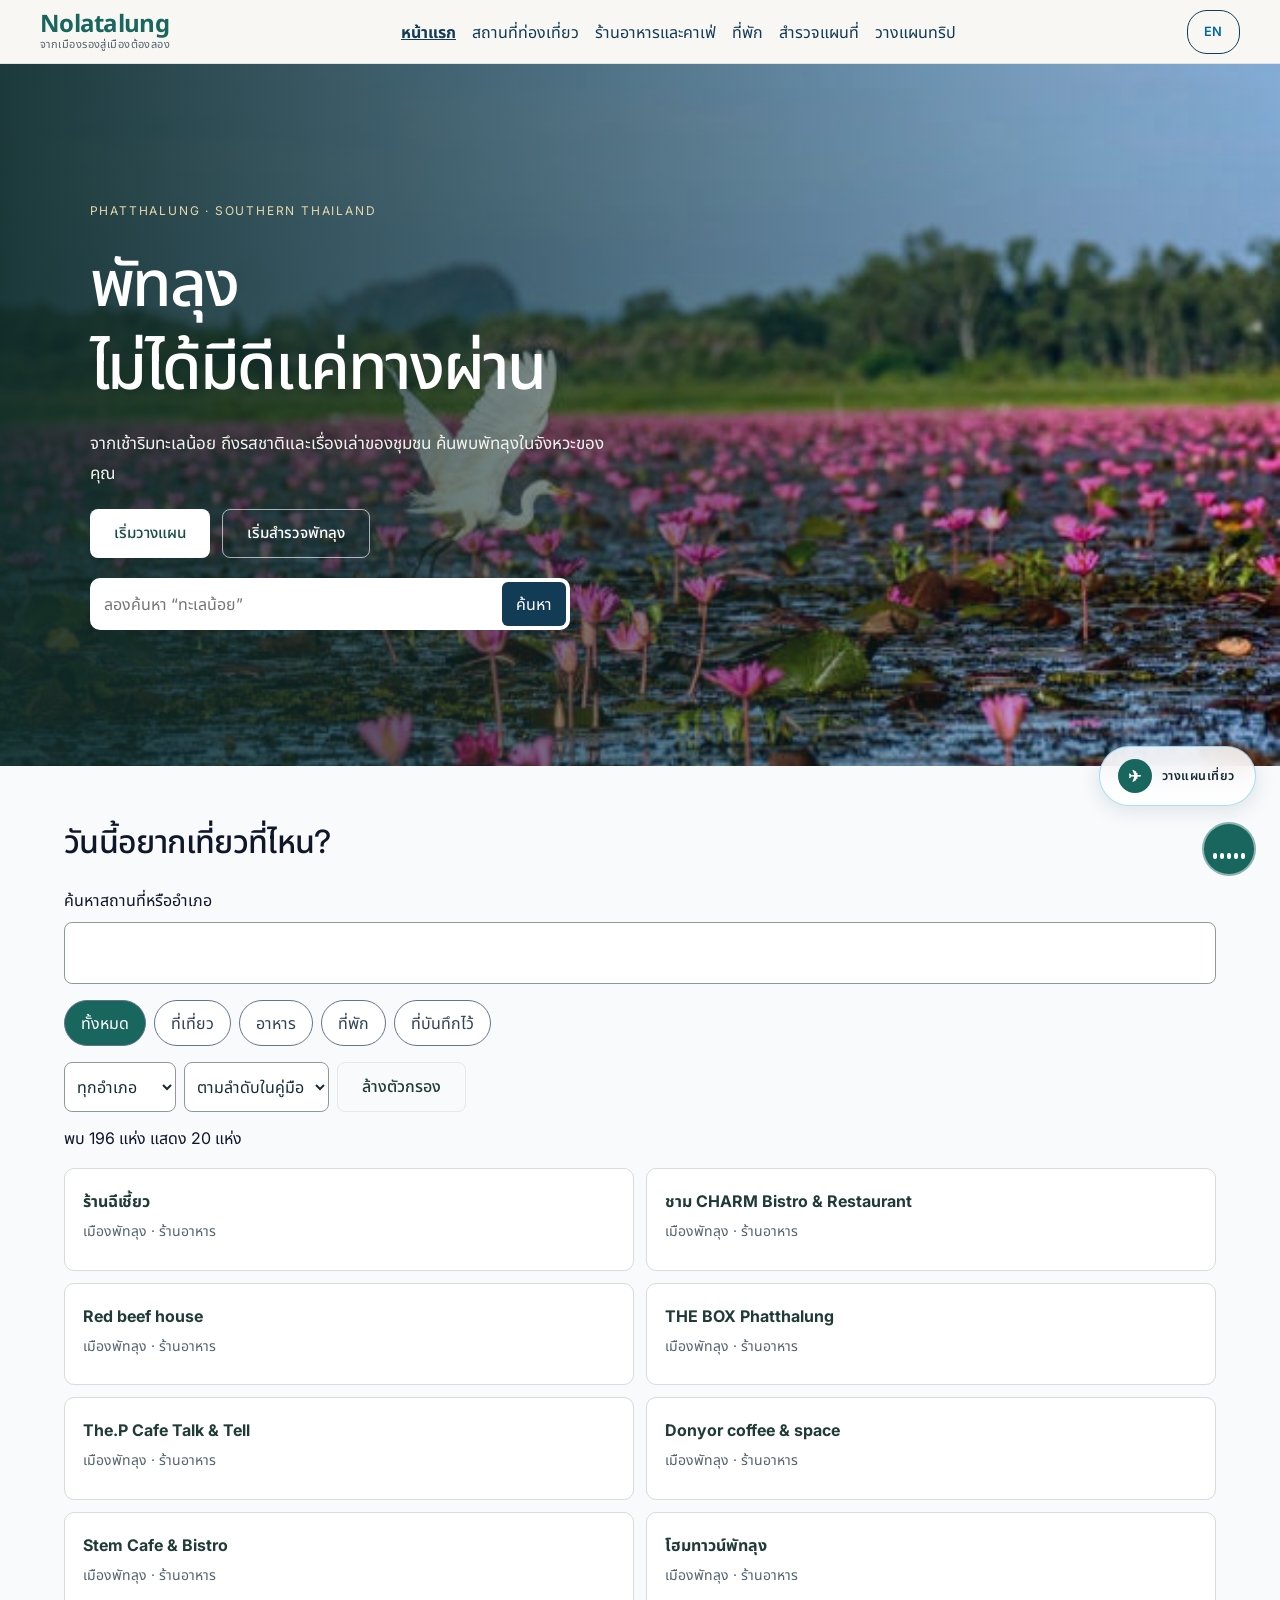
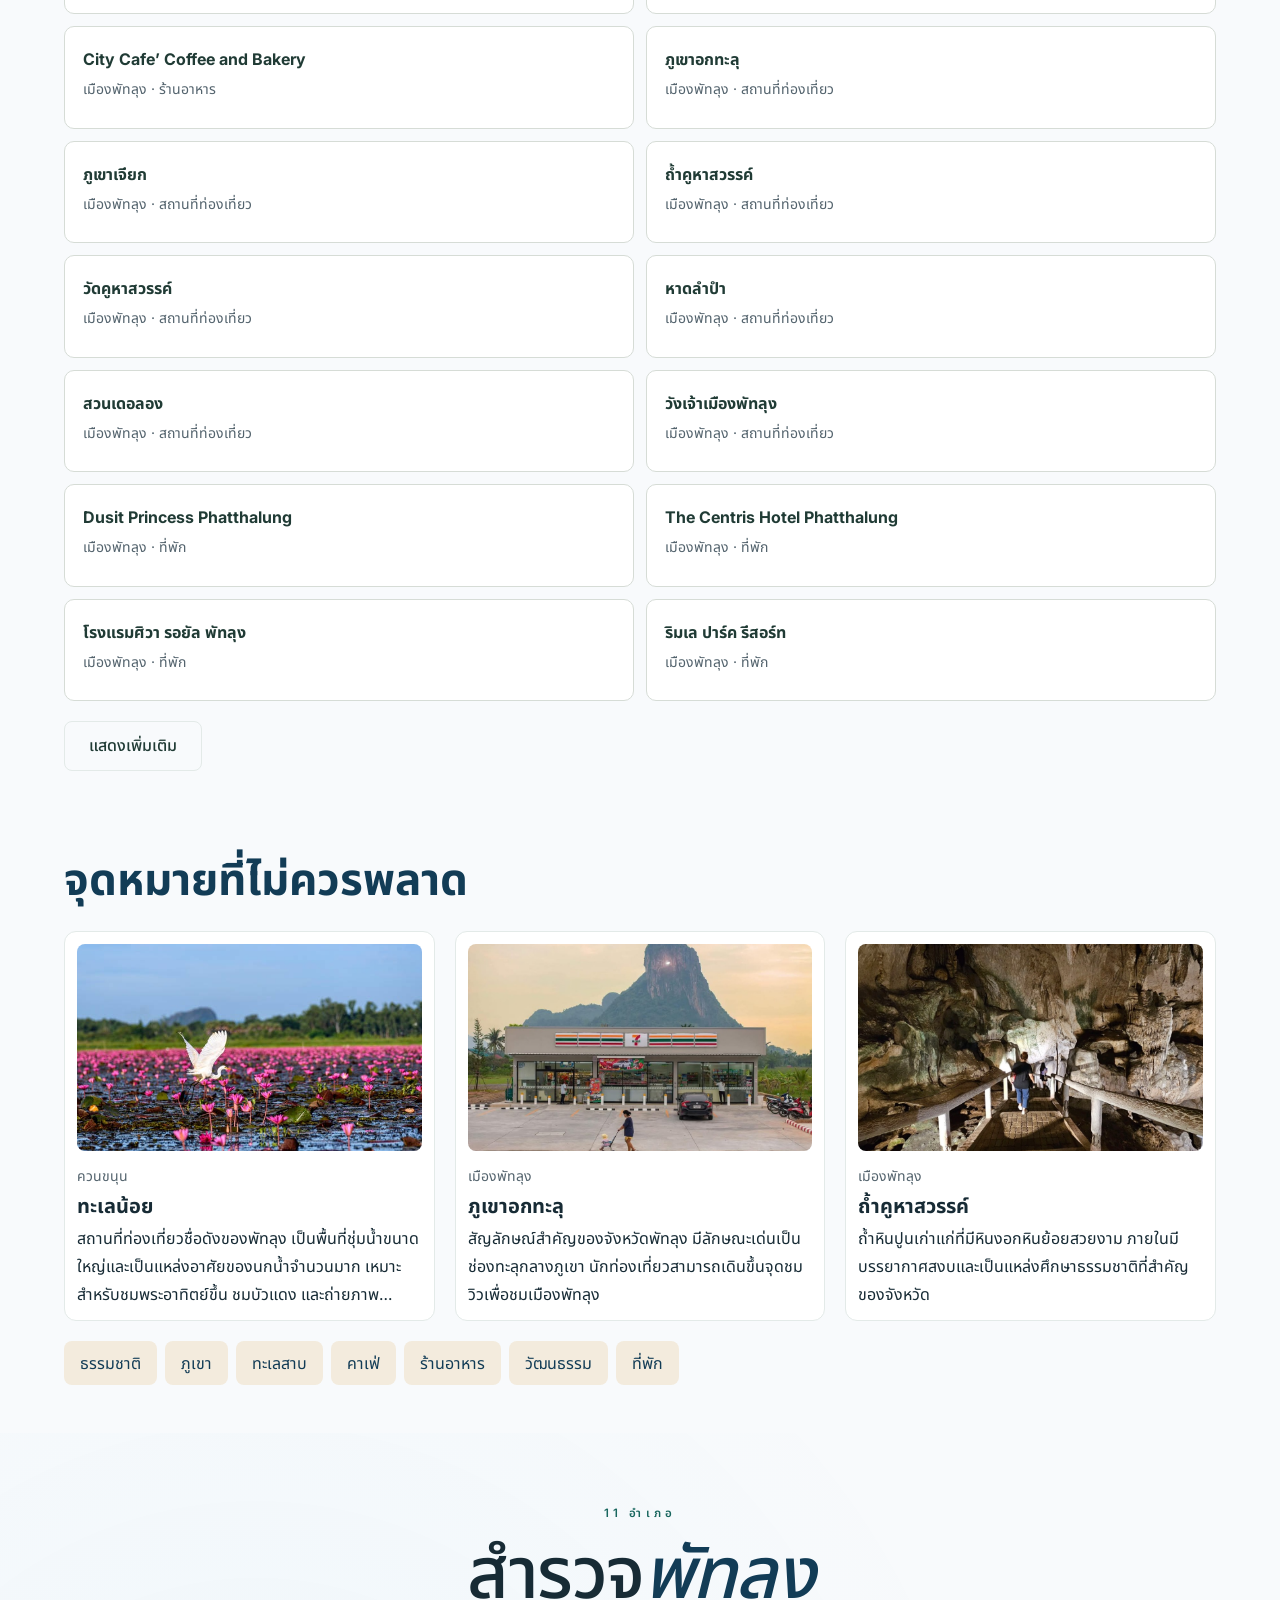
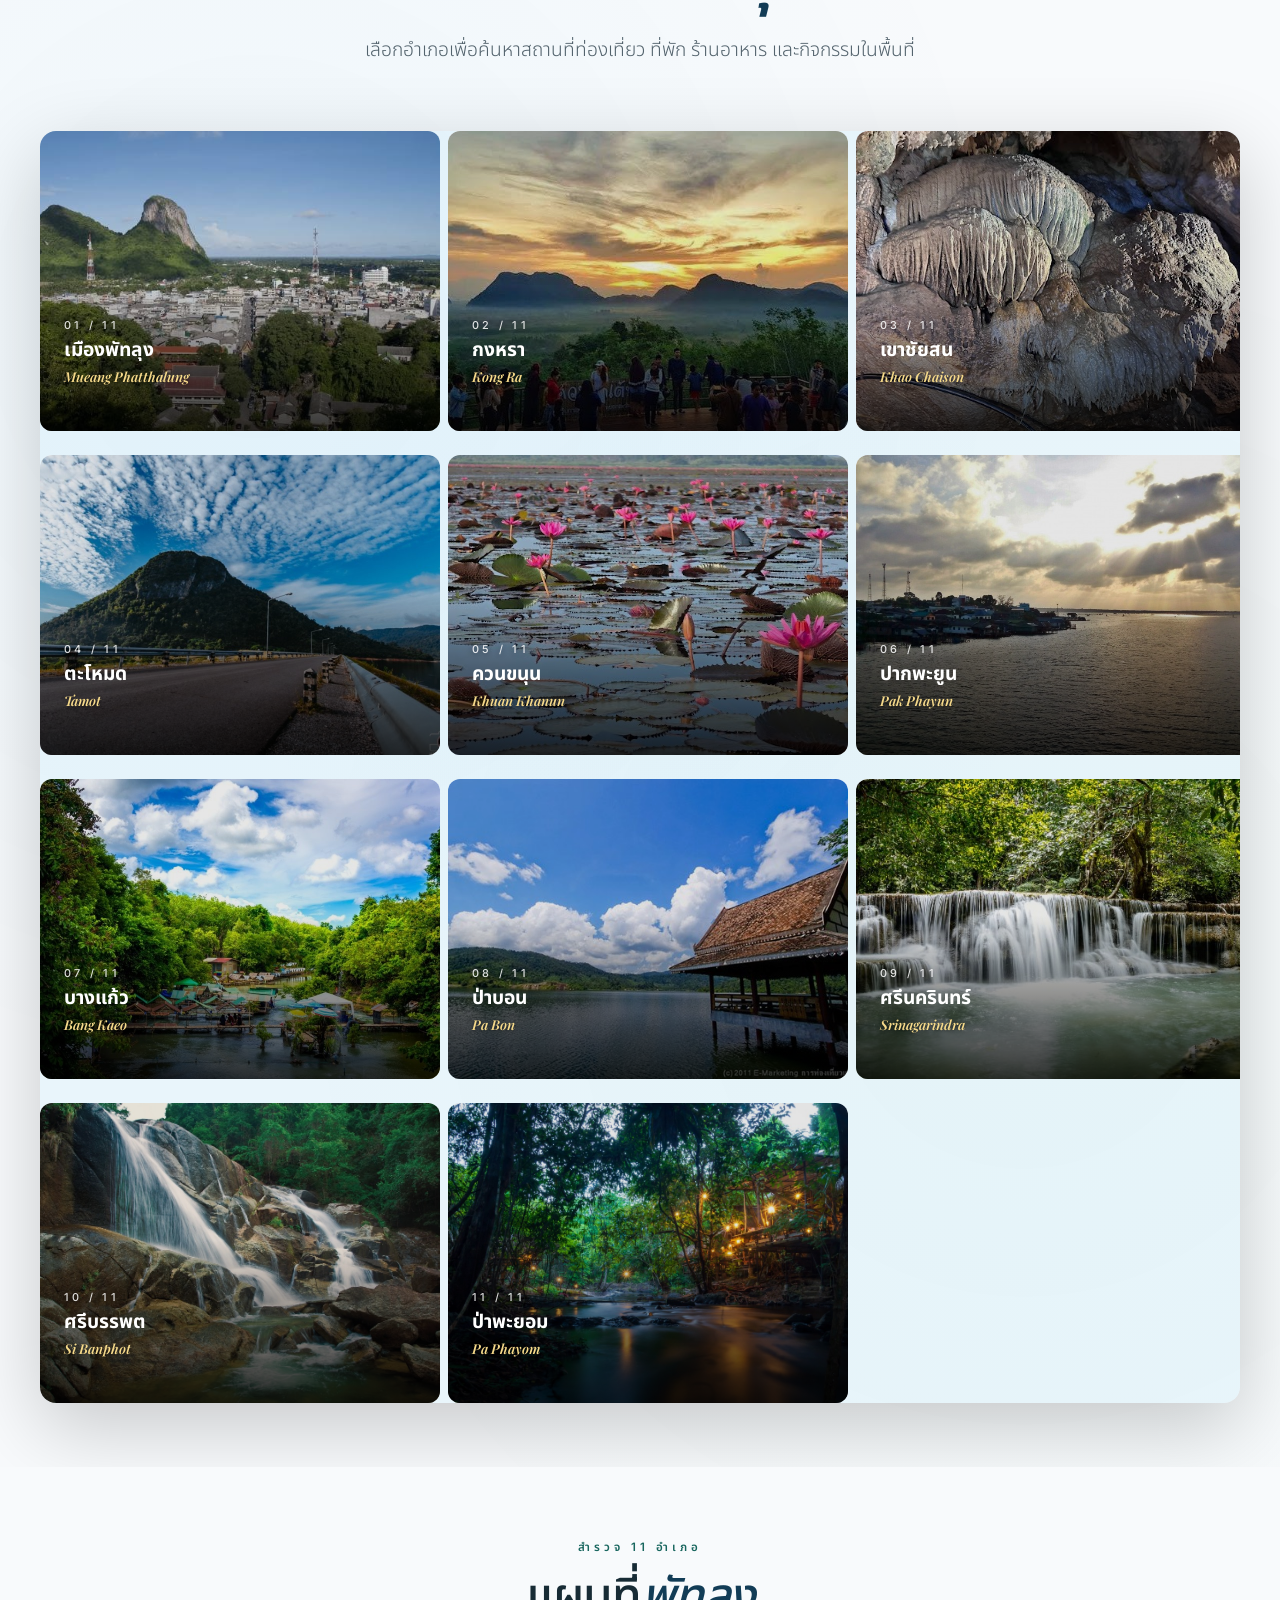
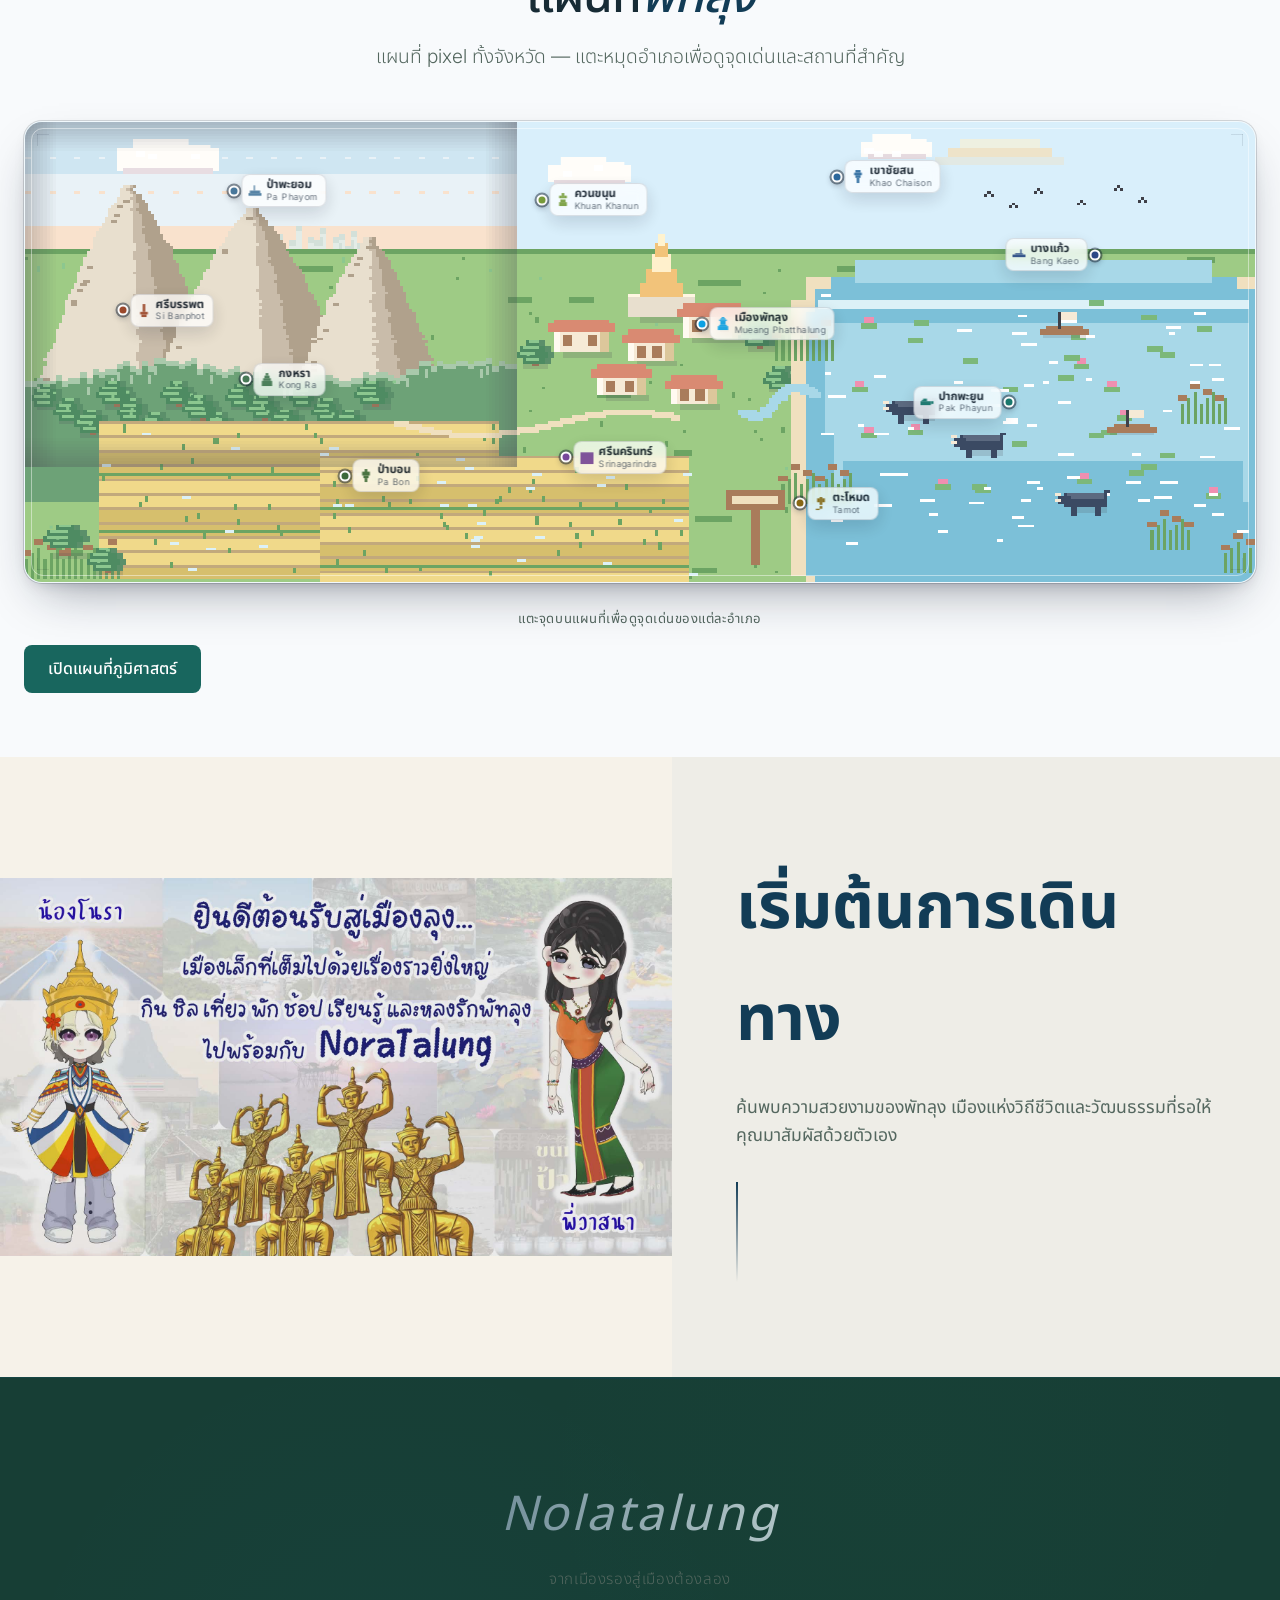
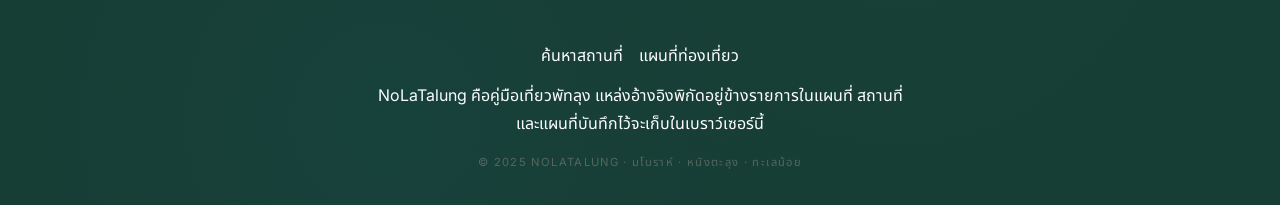
<file: index.html>
<!DOCTYPE html>
<html lang="th">
<head>
    <meta name="darkreader-lock">
    <meta name="color-scheme" content="light only">
  <meta charset="UTF-8" />
  <meta name="viewport" content="width=device-width, initial-scale=1.0" />
  <meta name="description" content="เที่ยวพัทลุง สำรวจสถานที่ท่องเที่ยว อาหาร วัฒนธรรมโนรา และวางแผนเดินทางตามอำเภอ" />
  <meta property="og:type" content="website" />
  <meta property="og:title" content="Nolatalung — เที่ยวพัทลุง" />
  <meta property="og:description" content="สำรวจสถานที่ อาหาร และวัฒนธรรมพัทลุง พร้อมวางแผนเที่ยวในแบบของคุณ" />
  <meta name="twitter:card" content="summary" />
  <link rel="canonical" href="https://nolatalung2.vercel.app/" />
  <script type="application/ld+json">{"@context":"https://schema.org","@type":"WebSite","name":"NoLaTalung","url":"https://nolatalung2.vercel.app/","inLanguage":["th","en"]}</script>
  <meta name="theme-color" content="#f8fafc" />
  <title>พัทลุง — Tourism Guide</title>
  <link rel="preconnect" href="https://fonts.googleapis.com" />
  <link rel="preconnect" href="https://fonts.gstatic.com" crossorigin />
  <link href="https://fonts.googleapis.com/css2?family=Inter:wght@400;500;600;700&family=Noto+Sans+Thai:wght@400;500;600;700&display=swap" rel="stylesheet" />
  <link rel="stylesheet" href="style.css?v=101" />
  <link rel="stylesheet" href="smart-tourism.css?v=101" />
  <link rel="stylesheet" href="editorial.css?v=1" />
  <!-- Pixel-art district map (replaces the former Three.js 3D map) -->
  <script src="pixel-map.js?v=101"></script>
  <script src="destinations.js"></script>
  <script src="data-enhancements.js"></script>
  <script src="mobile-ux.js" defer></script>
  <script src="tourism-map.js" defer></script>
  <script src="smart-tourism.js?v=101"></script>
</head>
<body>
<noscript><style>#app{display:none}</style><main class="catalog-page"><h1>พัทลุง ไม่ได้มีดีแค่ทางผ่าน</h1><p>ค้นพบธรรมชาติ วิถีชีวิต และสถานที่น่าสนใจในพัทลุง</p><ul><li>ทะเลน้อย · ควนขนุน</li><li>เขาอกทะลุ · เมืองพัทลุง</li><li>ถ้ำคูหาสวรรค์ · เมืองพัทลุง</li></ul><p>เปิด JavaScript เพื่อค้นหาสถานที่ ดูแผนที่ และวางแผนเที่ยว</p></main></noscript>
<div class="noise-overlay"></div>
<div id="app" role="main">
    <div style="display:flex;height:100vh;align-items:center;justify-content:center;flex-direction:column;gap:1rem;background:#f8fafc;">
      <div style="font-family:'KULACHAT HC',sans-serif;font-size:2.5rem;color:#0ea5e9;letter-spacing:0.1em;">พัทลุง</div>
      <div id="loadBar" style="width:40px;height:2px;background:#0ea5e9;animation:loadBar 1s ease-in-out infinite alternate;"></div>
    </div>
    <style>@keyframes loadBar{from{width:20px;opacity:.4}to{width:80px;opacity:1}}</style>
</div>
<script>
/**
 * app.js
 * Phatthalung Tourism — Main Application
 * =========================================
 * Single-page routing via hash-based navigation
 * Views: home | district | category
 * All rendering is dynamic from data.js
 */

'use strict';

/* ─── Router ─────────────────────────────────────────────────────── */
const Router = {
  _current: 'home',
  _currentArgs: [],

  /** Current state */
  state: {
    view: 'home',
    districtId: null,
    categoryId: null,
    placeId: null,
  },

  /** Navigate to a new view */
  navigate(view, districtId = null, categoryId = null, placeId = null) {
    this.state = { view, districtId, categoryId, placeId };
    const hash = this._buildHash(view, districtId, categoryId, placeId);
    history.pushState(this.state, '', hash);
    App.render();
    window.scrollTo({ top: 0, behavior: 'instant' });
  },

  /** Parse hash from URL */
  parseHash() {
    const hash = window.location.hash.replace('#', '') || 'home';
    const parts = hash.split('/');
    this.state.view = parts[0] || 'home';
    this.state.districtId = parts[1] || null;
    this.state.categoryId = parts[2] || null;
    this.state.placeId = parts[3] || null;
  },

  _buildHash(view, districtId, categoryId, placeId) {
    let h = '#' + view;
    if (districtId) h += '/' + districtId;
    if (categoryId) h += '/' + categoryId;
    if (placeId) h += '/' + placeId;
    return h;
  },
};

/* ─── App ─────────────────────────────────────────────────────────── */

/* ─── i18n Language System ──────────────────────────────────────── */
const Lang = {
  current: (function(){ try{return localStorage.getItem('nola_lang')||'th';}catch(e){return 'th';} })(),
  dict: {
    th: {
      nav_home:'หน้าแรก', nav_logo_sub:'จากเมืองรองสู่เมืองต้องลอง', lang_btn:'EN',
      intro_cta_plan:'เริ่มวางแผน', intro_cta_explore:'เริ่มสำรวจพัทลุง',
      hero_prev:'สไลด์ก่อนหน้า', hero_next:'สไลด์ถัดไป',
      hero_slide_label:'ภาพแนะนำจังหวัดพัทลุง', map_click_hint:'คลิกเพื่อสำรวจ →',
      transition_title:'เริ่มต้นการเดินทาง',
      transition_desc:'ค้นพบความสวยงามของพัทลุง เมืองแห่งวิถีชีวิตและวัฒนธรรมที่รอให้คุณมาสัมผัสด้วยตัวเอง',
      map_eyebrow:'สำรวจ 11 อำเภอ', map_t1:'แผนที่', map_t2:'พัทลุง',
      map_desc:'แผนที่ pixel ทั้งจังหวัด — แตะหมุดอำเภอเพื่อดูจุดเด่นและสถานที่สำคัญ', map_group_label:'เลือกอำเภอ',
      map_drag:'แตะจุดบนแผนที่เพื่อดูจุดเด่นของแต่ละอำเภอ',
      map_hint:'คลิกเพื่อสำรวจ →', map_loading:'กำลังวาดแผนที่…',
      grid_eyebrow:'11 อำเภอ', grid_t1:'สำรวจ', grid_t2:'พัทลุง',
      grid_desc:'เลือกอำเภอเพื่อค้นหาสถานที่ท่องเที่ยว ที่พัก ร้านอาหาร และกิจกรรมในพื้นที่',
      dist_tag:'อำเภอพัทลุง', hist_eyebrow:'ประวัติและที่มา',
      cat_eyebrow:'เลือกประเภท', cat_t1:'คุณสนใจ', cat_t2:'อะไร?',
      cat_desc:'เลือกสิ่งที่คุณต้องการสำรวจในอำเภอ',
      place_about:'เกี่ยวกับสถานที่', place_info:'ข้อมูลสำคัญ',
      place_loc:'ที่ตั้ง', place_hrs:'เวลาเปิด-ปิด', place_cnt:'ติดต่อ',
      place_map:'ดูบนแผนที่', place_back:'ย้อนกลับ',
      footer_tag:'จากเมืองรองสู่เมืองต้องลอง',
      footer_copy:'© 2025 Nolatalung · มโนราห์ · หนังตะลุง · ทะเลน้อย',
    },
    en: {
      nav_home:'Home', nav_logo_sub:'From Hidden Gem to Must-Visit', lang_btn:'TH',
      intro_cta_plan:'Plan my trip', intro_cta_explore:'Explore Phatthalung',
      hero_prev:'Previous slide', hero_next:'Next slide',
      hero_slide_label:'Phatthalung highlights', map_click_hint:'Click to explore →',
      transition_title:'Start Your Journey',
      transition_desc:'Discover the beauty of Phatthalung — a city of culture, tradition, and breathtaking landscapes waiting to be explored.',
      map_eyebrow:'Explore 11 Districts', map_t1:'Map of', map_t2:'Phatthalung',
      map_desc:'A pixel map of the whole province — tap a district pin for its highlights', map_group_label:'Choose a district',
      map_drag:'Tap a pin on the map to explore each district',
      map_hint:'Click to explore →', map_loading:'Drawing the map…',
      grid_eyebrow:'11 Districts', grid_t1:'Explore', grid_t2:'Phatthalung',
      grid_desc:'Choose a district to find attractions, accommodations, restaurants and local activities.',
      dist_tag:'Phatthalung District', hist_eyebrow:'History & Origin',
      cat_eyebrow:'Choose Category', cat_t1:'What are you', cat_t2:'looking for?',
      cat_desc:'Select what you want to explore in ',
      place_about:'About the Place', place_info:'Essential Information',
      place_loc:'Location', place_hrs:'Opening Hours', place_cnt:'Contact',
      place_map:'View on Map', place_back:'Go Back',
      footer_tag:'From Hidden Gem to Must-Visit',
      footer_copy:'© 2025 Nolatalung · Nora · Shadow Puppet · Thale Noi',
    }
  },
  t(k){ return (this.dict[this.current]||this.dict.th)[k]||k; },
  is(l){ return this.current===l; },
  toggle(){
    this.current = this.current==='th'?'en':'th';
    try{ localStorage.setItem('nola_lang',this.current); }catch(e){}
    document.documentElement.lang = this.current;
    App.render();
    if (window.SmartTourism && SmartTourism.onLocaleChange) SmartTourism.onLocaleChange();
  }
};
function t(k){ return Lang.t(k); }

/* ─── Image Error Handler ───────────────────────────────────────── */
function handleImgError(img) {
  img.classList.add('img-error');
  const parent = img.parentElement;
  if (parent && !parent.querySelector('.no-img-placeholder')) {
    const placeholder = document.createElement('div');
    placeholder.className = 'no-img-placeholder';
    placeholder.innerHTML = `
      <svg viewBox="0 0 24 24" fill="none" stroke="currentColor" stroke-width="1.5">
        <rect x="3" y="3" width="18" height="18" rx="2"/>
        <circle cx="8.5" cy="8.5" r="1.5"/>
        <path d="m21 15-5-5L5 21"/>
      </svg>
      <span>No Image</span>
    `;
    parent.style.position = 'relative';
    parent.appendChild(placeholder);
  }
}


const App = {
  /** Mount point */
  root: null,

  init() {
    window.Router = Router;
    this.root = document.getElementById('app');
    if (!this.root) {
      console.error('[App] #app container not found');
      return;
    }

    // Make the document language reflect the stored preference on first load
    document.documentElement.lang = Lang.current;

    // Handle back/forward
    window.addEventListener('popstate', (e) => {
      if (e.state) Router.state = e.state;
      else Router.parseHash();
      this.render();
      window.scrollTo({ top: 0, behavior: 'instant' });
    });

    // Initial parse
    Router.parseHash();
    this.render();
  },

  render() {
    const { view, districtId, categoryId, placeId } = Router.state;
    window.TourismMap?.unmount();
    if (window.updateMusicForDistrict) window.updateMusicForDistrict(districtId);

    // Clean up any existing carousel
    Carousel.destroy();

    // Render based on view
    switch (view) {
      case 'explore':
      case 'map':
      case 'planner': {
        const titles = Lang.is('en') ? {explore:'Explore Phatthalung',map:'Tourism map',planner:'Plan your trip'} : {explore:'สำรวจจุดหมายในพัทลุง',map:'แผนที่ท่องเที่ยวพัทลุง',planner:'วางแผนทริปพัทลุง'};
        const intro = view === 'planner' ? `<div class="planner-intro"><p>${Lang.is('en') ? 'Build a one- to three-day itinerary from guide data. Choose your interests and budget, then arrange the suggested stops.' : 'เลือกวันเดินทาง ความสนใจ และงบ ระบบจะจัดแผน 1–3 วันจากข้อมูลในคู่มือ แล้วคุณปรับจุดแวะได้เอง'}</p><button type="button" class="btn-primary" data-intro-action="plan">${Lang.is('en') ? 'Start planning' : 'เริ่มวางแผน'}</button></div>` : '';
        this.root.innerHTML = `${_navHTML(view)}<section class="catalog-page" id="catalog-page"><p class="catalog-kicker">NOLATALUNG · TRAVEL GUIDE</p><h1>${titles[view]}</h1>${intro}</section>${_footerHTML()}`;
        break;
      }
      case 'district':
        this.root.innerHTML = Views.district(districtId);
        break;
      case 'category':
        this.root.innerHTML = Views.category(districtId, categoryId);
        break;
      case 'place':
        this.root.innerHTML = Views.place(districtId, categoryId, placeId);
        break;
      default:
        this.root.innerHTML = Views.home();
        break;
    }

    // Post-render hooks
    this._postRender(view);
    const heading = this.root.querySelector('h1')?.textContent.trim().replace(/\s+/g, ' ');
    document.title = heading ? `${heading} | NoLaTalung` : 'NoLaTalung · Phatthalung';
    const place = view === 'place' ? PHATTHALUNG_DATA.getPlaces(districtId,categoryId).find(item => String(item.id) === String(placeId)) : null;
    const description = (Lang.is('en') ? place?.descriptionEn || place?.description : place?.description) ||
      (Lang.is('en') ? 'Discover destinations, local food and stays in Phatthalung. Browse the map and plan your trip.' : 'ค้นพบสถานที่ท่องเที่ยว ร้านอาหาร และที่พักในพัทลุง พร้อมแผนที่และตัววางแผนเที่ยว');
    document.querySelector('meta[name="description"]').content = description;
  },

  _postRender(view) {
    // Navbar scroll effect
    Nav.init();

    // Scroll reveal
    ScrollReveal.init();

    // View-specific init
    if (view === 'home' || !view) {
      Carousel.init();
      MagneticCards.init();
      // Pixel district map: inline SVG, no external bundle to wait for
      if (window.PixelMap) window.PixelMap.init();
    } else {
      if (window.PixelMap) window.PixelMap.destroy();
    }
  },
};

/* ─── Views ───────────────────────────────────────────────────────── */
const Views = {
  /**
   * HOME PAGE
   * Hero carousel + District grid
   */
  home() {
    const isEn = Lang.is('en');
    const slides = PHATTHALUNG_DATA.heroSlides.map((s, i) => `
      <div class="hero__slide ${i === 0 ? 'active' : ''}" data-slide="${i}">
        <img
          class="hero__slide-img"
          src="${s.image}"
          alt="${isEn ? s.titleEn : s.title}"
          loading="${i === 0 ? 'eager' : 'lazy'}"
        onerror="handleImgError(this)">
        <div class="hero__slide-overlay"></div>
        <div class="hero__slide-content editorial-hero-content">
          <div class="editorial-hero-tag">${s.district}</div>
          <${'h2'} class="editorial-hero-title">${isEn ? s.titleEn : s.title}</${'h2'}>
          <h2 class="editorial-hero-subtitle">${isEn ? s.title : s.titleEn}</h2>
          <p class="editorial-hero-desc">${isEn ? s.descriptionEn : s.description}</p>
        </div>
      </div>
    `).join('');

    const dots = PHATTHALUNG_DATA.heroSlides.map((_, i) => `
      <button
        class="hero__dot ${i === 0 ? 'active' : ''}"
        aria-label="Slide ${i + 1}"
        data-dot="${i}"
      ></button>
    `).join('');

    const districtCards = PHATTHALUNG_DATA.districts.map((d, i) => `
      <article
        class="district-card reveal reveal--delay-${(i % 4) + 1}"
        role="button"
        tabindex="0"
        aria-label="สำรวจ${d.name}"
        data-district="${d.id}"
      >
        <img
          class="district-card__img"
          src="${d.image}"
          alt="${d.name}"
          loading="lazy"
        / onerror="handleImgError(this)">
        <div class="district-card__glow"></div>
        <div class="district-card__info">
          <div class="district-card__number">
            ${String(i + 1).padStart(2, '0')} / 11
          </div>
          <h3 class="district-card__name">${Lang.is('en')?d.nameEn:d.name}</h3>
          <p class="district-card__name-en">${Lang.is('en')?'':d.nameEn}</p>
          <p class="district-card__tagline">${d.tagline}</p>
        </div>
        <div class="district-card__arrow" aria-hidden="true">→</div>
      </article>
    `).join('');

    return `
      <div class="page">
        ${_navHTML('home')}

        
                <!-- INTRO / FIRST IMPRESSION -->
        <section class="intro-posters" id="introPosters">
          <div class="intro-poster-container intro-poster--hero">
            <img class="intro-poster-img" data-fit="cover" src="thale-noi.jpg" alt="ทะเลน้อย พัทลุง" loading="eager" fetchpriority="high" onerror="handleImgError(this)">
            <div class="intro-hero__shade" aria-hidden="true"></div>
            <div class="intro-hero__body">
              <p class="editorial-eyebrow">PHATTHALUNG · SOUTHERN THAILAND</p>
              <h1 class="editorial-title">${isEn ? 'Discover more<br>in Phatthalung' : 'พัทลุง<br>ไม่ได้มีดีแค่ทางผ่าน'}</h1>
              <p class="editorial-lead">${isEn ? 'Discover lakeside mornings, local flavours and stories worth staying for.' : 'จากเช้าริมทะเลน้อย ถึงรสชาติและเรื่องเล่าของชุมชน ค้นพบพัทลุงในจังหวะของคุณ'}</p>
              <div class="intro-hero__ctas">
                <button type="button" class="btn-primary" data-intro-action="plan">${t('intro_cta_plan')}</button>
                <button type="button" class="btn-ghost" data-intro-action="explore">${t('intro_cta_explore')}</button>
              </div>
              <div class="intro-poster-btn" aria-hidden="true">
                <span class="intro-scroll-cue">&#9660;</span>
              </div>
            </div>
          </div>
        </section>

        <!-- STORY / TRANSITION -->
        <section id="introTransition" class="intro-transition intro-story reveal">
          <div class="intro-story__media">
            <img class="intro-poster-img" data-fit="cover" src="intro0.jpg" alt="NoraTalung key visual" loading="lazy" onerror="handleImgError(this)">
          </div>
          <div class="intro-story__copy">
            <h2>${t('transition_title')}</h2>
            <p>${t('transition_desc')}</p>
            <div class="intro-transition__divider"></div>
          </div>
        </section>

        <!-- HERO CAROUSEL -->
        <section class="hero" id="hero" aria-label="${t('hero_slide_label')}">
          <div class="hero__slides" id="heroSlides">
            ${slides}
          </div>

          <button type="button" class="hero__nav hero__nav--prev" id="heroPrev" aria-label="${t('hero_prev')}">‹</button>
          <button type="button" class="hero__nav hero__nav--next" id="heroNext" aria-label="${t('hero_next')}">›</button>

          <div class="hero__meta">
            <div class="hero__dots" id="heroDots" role="tablist">
              ${dots}
            </div>
            <div class="hero__counter" id="heroCounter" aria-live="polite">1 / ${PHATTHALUNG_DATA.heroSlides.length}</div>
          </div>

          <div class="hero__scroll-hint" aria-hidden="true">
            <div class="hero__scroll-line"></div>
            <span>Scroll</span>
          </div>
        </section>

        <!-- PIXEL DISTRICT MAP -->
        <section class="map-pixel-section" id="districts" aria-labelledby="pixelMapTitle">
          <div class="map-pixel-section__inner">
            <div class="map-pixel-header">
              <span class="section__eyebrow">${t('map_eyebrow')}</span>
              <h2 class="section__title" id="pixelMapTitle">${t('map_t1')}<span>${t('map_t2')}</span></h2>
              <div class="divider-gold"><div class="divider-gold__diamond"></div></div>
              <p class="section__desc">${t('map_desc')}</p>
            </div>
            <div class="pixel-map is-visible" id="pixelMap" role="group" aria-label="${t('map_group_label')}"></div>
            <p class="map-pixel-hint">${t('map_drag')}</p>
          </div>
        </section>

        <!-- DISTRICT GRID -->
        <section class="section districts pattern-bg" id="districtGrid">
          <div class="section__container">
            <div class="section__header reveal">
              <span class="section__eyebrow">${t('grid_eyebrow')}</span>
              <h2 class="section__title">${t('grid_t1')}<span>${t('grid_t2')}</span></h2>
              <div class="divider-gold"><div class="divider-gold__diamond"></div></div>
              <p class="section__desc">
                ${t('grid_desc')}
              </p>
            </div>
            <div class="districts__grid">
              ${districtCards}
            </div>
          </div>
        </section>

        ${_footerHTML()}
      </div>
    `;
  },

  /**
   * DISTRICT PAGE
   * Hero + History + Category selection
   */
  district(districtId) {
    const district = PHATTHALUNG_DATA.getDistrict(districtId);

    if (!district) {
      return `<div class="page">${_navHTML('district')}
        <div class="empty-state">
          ${Lang.is('en') ? 'District not found' : 'ไม่พบข้อมูลอำเภอนี้'}
        </div>
      </div>`;
    }

    const categoryKeys = Object.keys(PHATTHALUNG_DATA.categories);
    const categoryCards = categoryKeys.map((key, i) => {
      const cat = PHATTHALUNG_DATA.categories[key];
      return `
        <article
          class="category-card reveal reveal--delay-${i + 1}"
          role="button"
          tabindex="0"
          aria-label="${Lang.is('en') ? 'View ' : 'ดู'}${Lang.is('en') && cat.nameEn ? cat.nameEn : cat.name}"
          data-district="${districtId}"
          data-category="${cat.id}"
        >
          <img src="${cat.image}" alt="" loading="lazy" class="category-card__bg" onerror="handleImgError(this)">
          <h3 class="category-card__name">${Lang.is('en') && cat.nameEn ? cat.nameEn : cat.name}</h3>
          <p class="category-card__name-en">${Lang.is('en') ? cat.name : (cat.nameEn || '')}</p>
          <p class="category-card__desc">${Lang.is('en') && cat.descriptionEn ? cat.descriptionEn : cat.description}</p>
        </article>
      `;
    }).join('');

    return `
      <div class="page">
        ${_navHTML('district', district)}

        <!-- DISTRICT HERO -->
        <section class="district-hero" aria-label="${Lang.is('en') && district.nameEn ? district.nameEn : district.name}">
          <div class="district-hero__bg">
            <img
              class="district-hero__img"
              src="${district.image}"
              alt="${Lang.is('en') && district.nameEn ? district.nameEn : district.name}"
              loading="eager"
            / onerror="handleImgError(this)">
            <div class="district-hero__overlay"></div>
            <div class="district-hero__silhouette" aria-hidden="true"></div>
          </div>

          <div class="district-hero__content">
            <p class="district-hero__tag">${t('dist_tag')}</p>
            <h1 class="district-hero__name">
              ${Lang.is('en') ? district.nameEn : district.name}
              <span class="district-hero__name-th">${Lang.is('en') ? '' : district.nameEn}</span>
            </h1>
            <p class="district-hero__tagline">${Lang.is('en') && district.taglineEn ? district.taglineEn : district.tagline}</p>
          </div>
        </section>

        <!-- HISTORY -->
        <section class="district-history" style="position: relative;">
          <div class="district-history__inner reveal" style="position: relative; z-index: 2;">
            <span class="section__eyebrow">${t('hist_eyebrow')}</span>
            <div class="divider-gold" style="margin:1rem 0 1.5rem">
              <div class="divider-gold__diamond"></div>
            </div>
            <p class="district-history__text">${Lang.is('en') && district.historyEn ? district.historyEn : district.history}</p>
          </div>
          <!-- Character Image -->
          <style>
            .nora-history-char {
              position: absolute;
              bottom: 0;
              height: 100%;
              max-height: 100%;
              object-fit: contain;
              z-index: 1;
              pointer-events: none;
            }
            .nora-history-char.mueang {
              right: 5%;
            }
            .nora-history-char.bang-kaeo {
              left: 5%;
            }
            .nora-history-char.pa-bon {
              right: 5%;
            }
            .nora-history-char.tamot {
              left: 5%;
            }
            .nora-history-char.kong-ra {
              right: 5%;
            }
            .nora-history-char.srinagarindra {
              left: 5%;
            }
            .nora-history-char.khao-chaison {
              right: 5%;
            }
            .nora-history-char.si-banphot {
              left: 5%;
            }
            @media (max-width: 900px) {
              .nora-history-char {
                display: none;
              }
            }
          
/* ─── No Image Placeholder ─────────────────────────────────────── */
.no-img-placeholder {
  width: 100%;
  height: 100%;
  position: absolute;
  inset: 0;
  display: flex;
  flex-direction: column;
  align-items: center;
  justify-content: center;
  background: linear-gradient(135deg, #1a1a2e 0%, #16213e 100%);
  color: rgba(255,255,255,0.3);
  font-family: var(--font-sans, 'Inter', sans-serif);
  gap: 8px;
  pointer-events: none;
}
.no-img-placeholder svg {
  width: 40px;
  height: 40px;
  opacity: 0.4;
}
.no-img-placeholder span {
  font-size: 11px;
  letter-spacing: 0.12em;
  text-transform: uppercase;
  opacity: 0.5;
}
img.img-error {
  opacity: 0;
  position: absolute;
  inset: 0;
}
</style>
          ${district.id === 'mueang' ? '<img src="nora-character.png" alt="Nora Character" class="nora-history-char mueang" loading="lazy" onerror="handleImgError(this)">' : ''}
          ${district.id === 'bang-kaeo' ? '<img src="nora-character-bang-kaeo.png" alt="Nora Character" class="nora-history-char bang-kaeo" loading="lazy" onerror="handleImgError(this)">' : ''}
          ${district.id === 'pa-bon' ? '<img src="nora-character-pa-bon.png" alt="Nora Character" class="nora-history-char pa-bon" loading="lazy" onerror="handleImgError(this)">' : ''}
          ${district.id === 'tamot' ? '<img src="nora-character-tamot.png" alt="Nora Character" class="nora-history-char tamot" loading="lazy" onerror="handleImgError(this)">' : ''}
          ${district.id === 'kong-ra' ? '<img src="nora-character-kong-ra.png" alt="Nora Character" class="nora-history-char kong-ra" loading="lazy" onerror="handleImgError(this)">' : ''}
          ${district.id === 'srinagarindra' ? '<img src="nora-character-srinagarindra.png" alt="Nora Character" class="nora-history-char srinagarindra" loading="lazy" onerror="handleImgError(this)">' : ''}
          ${district.id === 'khao-chaison' ? '<img src="nora-character-khao-chaison.png" alt="Nora Character" class="nora-history-char khao-chaison" loading="lazy" onerror="handleImgError(this)">' : ''}
          ${district.id === 'si-banphot' ? '<img src="nora-character-si-banphot.png" alt="Nora Character" class="nora-history-char si-banphot" loading="lazy" onerror="handleImgError(this)">' : ''}
        </section>

        <!-- CATEGORIES -->
        <section class="section categories pattern-bg">
          <div class="section__container">
            <div class="section__header reveal">
              <span class="section__eyebrow">${t('cat_eyebrow')}</span>
              <h2 class="section__title">${t('cat_t1')}<span>${t('cat_t2')}</span></h2>
              <div class="divider-gold"><div class="divider-gold__diamond"></div></div>
              <p class="section__desc">
                ${t('cat_desc')}${Lang.is('en') ? district.nameEn : district.name}
              </p>
            </div>
            <div class="categories__grid">
              ${categoryCards}
            </div>
          </div>
        </section>

        ${_footerHTML()}
      </div>
    `;
  },

  /**
   * CATEGORY PAGE
   * Header + Places grid
   */
  category(districtId, categoryId) {
    const district = PHATTHALUNG_DATA.getDistrict(districtId);
    const cat = PHATTHALUNG_DATA.categories[categoryId];

    if (!district || !cat) {
      return `<div class="page">${_navHTML('category')}
        <div class="empty-state">
          ${Lang.is('en') ? 'No data found' : 'ไม่พบข้อมูล'}
        </div>
      </div>`;
    }

    const rawPlaces = PHATTHALUNG_DATA.getPlaces(districtId, categoryId);
    const places = rawPlaces.filter((p) => {
      if (p && p.id != null && p.name) return true;
      console.warn('[data] skipped incomplete place record', districtId, categoryId, p);
      return false;
    });

    const placeCards = places.length > 0
      ? places.map((place, i) => {
          const label = Lang.is('en') && place.nameEn ? place.nameEn : place.name;
          const thumb = place.image
            ? `<img class="place-card__img" src="${place.image}" alt="${label}" loading="lazy" onerror="handleImgError(this)">`
            : `<div class="place-card__img-empty" style="--district-color:${district.color || '#0ea5e9'}" aria-hidden="true">
                 <svg viewBox="0 0 24 24" fill="none" stroke="currentColor" stroke-width="1.4"><path d="M3 9l9-6 9 6v10a2 2 0 0 1-2 2H5a2 2 0 0 1-2-2z"/><path d="M9 21V12h6v9"/></svg>
                 <span>${cat.name}</span>
               </div>`;
          return `
            <article class="place-card reveal reveal--delay-${(i % 3) + 1}"
                     role="button"
                     tabindex="0"
                     aria-label="${label}"
                     onclick="Router.navigate('place', '${districtId}', '${categoryId}', ${place.id})"
                     title="${Lang.is('en') ? 'Open details: ' : 'คลิกเพื่อดูรายละเอียด '}${label}">
              <div class="place-card__img-wrap">
                ${thumb}
                <span class="place-card__tag">${Lang.is('en') && district.nameEn ? district.nameEn : district.name}</span>
              </div>
              <div class="place-card__body">
                <div class="place-card__top">
                  <h3 class="place-card__name">${label}</h3>
                  <span class="place-card__price">${place.price}</span>
                </div>
                <p class="place-card__desc">${place.description ? place.description.slice(0, 90) + '…' : ''}</p>
                <div class="place-card__footer">
                  <span class="place-card__hours">${place.hours}</span>
                </div>
              </div>
            </article>
          `;
        }).join('')
      : `<div class="places__empty">${Lang.is('en') ? 'No data available at the moment' : 'ยังไม่มีข้อมูลในขณะนี้'}</div>`;

    return `
      <div class="page">
        ${_navHTML('category', district, cat)}

        <!-- CATEGORY HERO (full-bleed image) -->
        <header class="category-hero">
          <div class="category-hero__bg">
            <img src="${cat.image}" alt="${cat.name}" class="category-hero__bg-img" loading="eager" onerror="handleImgError(this)">
            <div class="category-hero__overlay"></div>
            <div class="category-hero__sidelight" aria-hidden="true"></div>
          </div>
          <div class="category-hero__inner">
            <nav class="category-hero__path" aria-label="breadcrumb">
              <button type="button" class="nav__home-btn" onclick="Router.navigate('home')">${t('nav_home')}</button>
              <span class="category-hero__path-sep">›</span>
              <button type="button" class="nav__home-btn" onclick="Router.navigate('district','${districtId}')">${Lang.is('en') && district.nameEn ? district.nameEn : district.name}</button>
              <span class="category-hero__path-sep">›</span>
              <span class="category-hero__path-item--current">${cat.name}</span>
            </nav>
            <p class="category-hero__district">${Lang.is('en') && district.nameEn ? district.nameEn : district.name}</p>
            <h1 class="category-hero__title">${Lang.is('en') && cat.nameEn ? cat.nameEn : cat.name}</h1>
            <p class="category-hero__count">${Lang.is('en') ? 'Found <span>'+places.length+'</span> recommended places' : 'พบ <span>'+places.length+'</span> แห่งที่แนะนำ'}</p>
          </div>
        </header>

        <!-- PLACES GRID -->
        <section class="places">
          <div class="places__grid">
            ${placeCards}
          </div>
        </section>

        ${_footerHTML()}
      </div>
    `;
  },

  /**
   * PLACE DETAILS PAGE
   */
  place(districtId, categoryId, placeId) {
    const district = PHATTHALUNG_DATA.getDistrict(districtId);
    const cat = PHATTHALUNG_DATA.categories[categoryId];
    const places = PHATTHALUNG_DATA.getPlaces(districtId, categoryId);
    const place = places.find(p => String(p.id) === String(placeId));

    if (!district || !cat || !place) {
      return `<div class="page">${_navHTML('home')}
        <div class="empty-state">
          ${Lang.is('en') ? 'Place not found' : 'ไม่พบข้อมูลสถานที่'}
        </div>
      </div>`;
    }

    // Contact details are optional and must come from real data only.
    const contactPhone = place.contactPhone ? String(place.contactPhone).trim() : '';
    const contactUrl = place.contactUrl ? String(place.contactUrl).trim() : '';
    const contactHTML = (contactPhone || contactUrl) ? `
              <div class="place-info-item">
                <div class="place-info-item__label">${t('place_cnt')}</div>
                ${contactPhone ? `<a href="tel:${contactPhone.replace(/[^0-9+]/g, '')}" class="place-info-item__link">${contactPhone}</a>` : ''}
                ${contactUrl ? `<a href="${contactUrl}" target="_blank" rel="noopener" class="place-info-item__link place-info-item__link--muted">${contactUrl.replace(/^https?:\/\//, '')}</a>` : ''}
              </div>` : '';

    return `
      <div class="page">
        ${_navHTML('place', district, cat, place)}

        <header class="place-hero">
          <div class="place-hero__bg">
            ${place.image
              ? `<img src="${place.image}" alt="${Lang.is('en') && place.nameEn ? place.nameEn : place.name}" loading="eager" onerror="handleImgError(this)">`
              : `<div class="place-hero__placeholder" style="--district-color:${district.color || '#0ea5e9'}" aria-hidden="true"></div>`}
            <div class="place-hero__overlay"></div>
          </div>
          <div class="place-hero__inner">
            <p class="place-hero__meta">${cat.name} — ${Lang.is('en') && district.nameEn ? district.nameEn : district.name}</p>
            <h1 class="place-hero__title">
              ${Lang.is('en') && place.nameEn ? place.nameEn : place.name}
              ${!Lang.is('en') && place.nameEn ? `<span class="place-hero__title-en">${place.nameEn}</span>` : ''}
            </h1>
          </div>
        </header>

        <section class="place-detail" id="place-detail">
          <div class="place-detail__grid">
            <div class="place-detail__content reveal">
              <h2 class="place-detail__heading">${t('place_about')}</h2>
              <p class="place-detail__text">${Lang.is('en') && place.descriptionEn ? place.descriptionEn : place.description}</p>
              <p role="note">${Lang.is('en') ? 'Please confirm opening hours, prices and location with the venue before travelling.' : 'โปรดตรวจสอบเวลาเปิด ราคา และตำแหน่งกับสถานที่ก่อนเดินทาง'}</p>
              <div class="place-detail__actions">
                <a class="btn-primary geographic-map-link" target="_blank" rel="noopener noreferrer" href="https://www.google.com/maps/dir/?api=1&amp;destination=${encodeURIComponent(`${place.name} ${district.name} พัทลุง`)}">${Lang.is('en') ? 'Directions' : 'ดูเส้นทาง'}</a>
                <button
                  class="btn-ghost"
                  onclick="Router.navigate('category','${districtId}','${categoryId}')"
                >${t('place_back')}</button>
              </div>
            </div>

            <aside class="place-detail__aside reveal reveal--delay-2">
              <h3 class="place-detail__aside-title">${t('place_info')}</h3>
              <div class="place-info-item">
                <div class="place-info-item__label">${t('place_loc')}</div>
                <div class="place-info-item__value">${Lang.is('en') ? '' : 'อ.'}${Lang.is('en') && district.nameEn ? district.nameEn : district.name} ${Lang.is('en') ? 'Phatthalung' : 'จ.พัทลุง'}</div>
              </div>
              <div class="place-info-item">
                <div class="place-info-item__label">${t('place_hrs')}</div>
                <div class="place-info-item__value">${place.hours || (Lang.is('en') ? 'Check with the venue' : 'สอบถามสถานที่')}</div>
              </div>
              ${place.price && place.price !== '?' ? `<div class="place-info-item"><div class="place-info-item__label">${Lang.is('en') ? 'Guide price' : 'ราคาตามข้อมูลในคู่มือ'}</div><div class="place-info-item__value">${place.price}</div></div>` : ''}
              ${contactHTML}
            </aside>
          </div>
        </section>

        ${_footerHTML()}
      </div>
    `;
  },
};

/* ─── Shared HTML fragments ──────────────────────────────────────── */
function _navHTML(view, district = null, category = null, place = null) {
  let breadcrumb = '';

  if (view === 'district' && district) {
    breadcrumb = `
      <nav class="nav__breadcrumb" aria-label="breadcrumb">
        <button class="nav__home-btn" onclick="Router.navigate('home')">
          › ${t('nav_home')}
          </button>
        <span class="nav__breadcrumb-sep">›</span>
        <span class="nav__breadcrumb-item nav__breadcrumb-item--active">
          ${Lang.is('en') && district.nameEn ? district.nameEn : district.name}
        </span>
      </nav>
    `;
  } else if (view === 'category' && district && category) {
    breadcrumb = `
      <nav class="nav__breadcrumb" aria-label="breadcrumb">
        <button class="nav__home-btn" onclick="Router.navigate('home')">
          › ${t('nav_home')}
          </button>
        <span class="nav__breadcrumb-sep">›</span>
        <button type="button"
          class="nav__breadcrumb-item"
          onclick="Router.navigate('district','${district.id}')"
        >${Lang.is('en') && district.nameEn ? district.nameEn : district.name}</button>
        <span class="nav__breadcrumb-sep">›</span>
        <span class="nav__breadcrumb-item nav__breadcrumb-item--active">
          ${Lang.is('en') && category.nameEn ? category.nameEn : category.name}
        </span>
      </nav>
    `;
  } else if (view === 'place' && district && category && place) {
    breadcrumb = `
      <nav class="nav__breadcrumb" aria-label="breadcrumb">
        <button class="nav__home-btn" onclick="Router.navigate('home')">
          › ${t('nav_home')}
          </button>
        <span class="nav__breadcrumb-sep">›</span>
        <button type="button"
          class="nav__breadcrumb-item"
          onclick="Router.navigate('district','${district.id}')"
        >${Lang.is('en') && district.nameEn ? district.nameEn : district.name}</button>
        <span class="nav__breadcrumb-sep">›</span>
        <button type="button"
          class="nav__breadcrumb-item"
          onclick="Router.navigate('category','${district.id}','${category.id}')"
        >${Lang.is('en') && category.nameEn ? category.nameEn : category.name}</button>
        <span class="nav__breadcrumb-sep">›</span>
        <span class="nav__breadcrumb-item nav__breadcrumb-item--active">
          ${Lang.is('en') && place.nameEn ? place.nameEn : place.name}
        </span>
      </nav>
    `;
  }

  return `
    <nav class="nav" id="mainNav" role="navigation" aria-label="main">
      <div class="nav__inner">
        <a
          class="nav__logo"
          href="#home"
          onclick="Router.navigate('home'); return false;"
          aria-label="${t('nav_home')}"
        >
          <span class="nav__logo-th">Nolatalung</span>
          <span class="nav__logo-en">${t('nav_logo_sub')}</span>
        </a>
        ${breadcrumb}
        <details class="primary-menu">
          <summary>${Lang.is('en') ? 'Menu' : 'เมนู'}</summary>
          <div class="primary-menu__links">
            <a href="#home" ${view === 'home' ? 'aria-current="page"' : ''}>${t('nav_home')}</a>
            <a href="#explore/all/attractions" ${view === 'explore' && Router.state.categoryId === 'attractions' ? 'aria-current="page"' : ''}>${Lang.is('en') ? 'Attractions' : 'สถานที่ท่องเที่ยว'}</a>
            <a href="#explore/all/restaurants" ${view === 'explore' && Router.state.categoryId === 'restaurants' ? 'aria-current="page"' : ''}>${Lang.is('en') ? 'Food & cafés' : 'ร้านอาหารและคาเฟ่'}</a>
            <a href="#explore/all/accommodations" ${view === 'explore' && Router.state.categoryId === 'accommodations' ? 'aria-current="page"' : ''}>${Lang.is('en') ? 'Stays' : 'ที่พัก'}</a>
            <a href="#map" ${view === 'map' ? 'aria-current="page"' : ''}>${Lang.is('en') ? 'Map' : 'สำรวจแผนที่'}</a>
            <a href="#planner" ${view === 'planner' ? 'aria-current="page"' : ''}>${Lang.is('en') ? 'Plan a trip' : 'วางแผนทริป'}</a>
          </div>
        </details>
        ${view !== 'home' ? `
        <button
          class="nav__home-mobile"
          onclick="Router.navigate('home')"
          aria-label="${t('nav_home')}"
          title="${t('nav_home')}"
        >
          <svg viewBox="0 0 24 24" width="20" height="20" fill="none" stroke="currentColor" stroke-width="2" aria-hidden="true"><path d="M3 12l9-9 9 9"/><path d="M5 10v10h14V10"/></svg>
        </button>` : ''}
        <button class="lang-toggle-btn" onclick="Lang.toggle()" title="Switch Language" aria-label="Switch Language">${t('lang_btn')}</button>
      </div>
    </nav>
  `;
}

function _footerHTML() {
  const particles = Array.from({ length: 12 }, (_, i) =>
    `<span class="footer__particle" style="left:${8 + (i * 7.5) % 90}%;top:${15 + (i * 13) % 70}%;--dur:${4 + (i % 4)}s;--delay:${i * 0.4}s"></span>`
  ).join('');

  return `
    <footer class="footer">
      <div class="footer__particles" aria-hidden="true">${particles}</div>
      <div class="footer__logo shimmer-text">Nolatalung</div>
      <p class="footer__tagline">${t('footer_tag')}</p>
      <nav class="footer-links" aria-label="${Lang.is('en') ? 'Footer' : 'เมนูท้ายหน้า'}"><a href="#explore">${Lang.is('en') ? 'Explore' : 'ค้นหาสถานที่'}</a><a href="#map">${Lang.is('en') ? 'Tourism map' : 'แผนที่ท่องเที่ยว'}</a></nav>
      <p class="footer-data">${Lang.is('en') ? 'NoLaTalung is a travel guide to Phatthalung. Map coordinate sources appear alongside the mapped places. Saved places and plans are stored in this browser.' : 'NoLaTalung คือคู่มือเที่ยวพัทลุง แหล่งอ้างอิงพิกัดอยู่ข้างรายการในแผนที่ สถานที่และแผนที่บันทึกไว้จะเก็บในเบราว์เซอร์นี้'}</p>
      <div class="divider-gold" style="max-width:200px;margin:1rem auto">
        <div class="divider-gold__diamond"></div>
      </div>
      <p class="footer__copy">
        ${t('footer_copy')}
      </p>
    </footer>
  `;
}

function _renderStars(rating) {
  const full = Math.floor(rating);
  const half = rating % 1 >= 0.5 ? 1 : 0;
  const empty = 5 - full - half;
  return '★'.repeat(full) + (half ? '½' : '') + '☆'.repeat(empty);
}

/* ─── Navigation scroll effect ───────────────────────────────────── */
const Nav = {
  _nav: null,
  _onScroll: null,

  init() {
    this._nav = document.getElementById('mainNav');
    if (!this._nav) return;

    if (this._onScroll) window.removeEventListener('scroll', this._onScroll);

    this._nav.style.transition = 'transform 0.4s ease, background-color 0.4s ease';

    const introSection = document.getElementById('introPosters');
    const introHeight = introSection ? introSection.offsetHeight : 0;

    this._onScroll = () => {
      if (introHeight > 0 && window.scrollY < introHeight) {
        this._nav.style.transform = 'translateY(0)';
        this._nav.classList.remove('scrolled');
      } else {
        this._nav.style.transform = 'translateY(0)';
        this._nav.classList.add('scrolled');
      }
    };

    window.addEventListener('scroll', this._onScroll, { passive: true });
    this._onScroll(); // Run once
  },
};

/* ─── Carousel Controller ─────────────────────────────────────────── */
const Carousel = {
  current: 0,
  total: 0,
  timer: null,
  INTERVAL: 5500,

  init() {
    this.slides = document.querySelectorAll('.hero__slide');
    this.dots = document.querySelectorAll('.hero__dot');
    this.total = this.slides.length;
    if (!this.total) return;
    this.current = 0;
    this._updateCounter();

    // Bind nav buttons
    const prev = document.getElementById('heroPrev');
    const next = document.getElementById('heroNext');
    if (prev) prev.onclick = () => this.prev();
    if (next) next.onclick = () => this.next();

    // Bind dots
    this.dots.forEach((dot, i) => {
      dot.onclick = () => this.goTo(i);
    });

    // Swipe support
    this._initSwipe();

    // Auto-play
    this._startTimer();
  },

  _updateCounter() {
    const el = document.getElementById('heroCounter');
    if (el) el.textContent = `${this.current + 1} / ${this.total}`;
  },

  goTo(index) {
    // Deactivate current
    this.slides[this.current]?.classList.remove('active');
    this.dots[this.current]?.classList.remove('active');

    this.current = (index + this.total) % this.total;

    // Activate new
    this.slides[this.current]?.classList.add('active');
    this.dots[this.current]?.classList.add('active');
    this._updateCounter();
  },

  next() {
    this._resetTimer();
    this.goTo(this.current + 1);
  },

  prev() {
    this._resetTimer();
    this.goTo(this.current - 1);
  },

  _startTimer() {
    this.timer = setInterval(() => this.next(), this.INTERVAL);
  },

  _resetTimer() {
    clearInterval(this.timer);
    this._startTimer();
  },

  destroy() {
    clearInterval(this.timer);
    this.timer = null;
  },

  _initSwipe() {
    const hero = document.getElementById('hero');
    if (!hero) return;
    let startX = 0;
    hero.addEventListener('touchstart', (e) => {
      startX = e.touches[0].clientX;
    }, { passive: true });
    hero.addEventListener('touchend', (e) => {
      const diff = startX - e.changedTouches[0].clientX;
      if (Math.abs(diff) > 50) {
        if (diff > 0) this.next();
        else this.prev();
      }
    }, { passive: true });
  },
};

/* ─── Magnetic District Cards ───────────────────────────────────── */
const MagneticCards = {
  _handlers: [],

  init() {
    this.destroy();
    document.querySelectorAll('.district-card').forEach((card) => {
      const onMove = (e) => {
        const rect = card.getBoundingClientRect();
        const x = (e.clientX - rect.left) / rect.width - 0.5;
        const y = (e.clientY - rect.top) / rect.height - 0.5;
        card.style.setProperty('--tilt-x', `${y * -7}deg`);
        card.style.setProperty('--tilt-y', `${x * 7}deg`);
        const img = card.querySelector('.district-card__img');
        if (img) img.style.transform = `scale(1.1) translate(${x * 14}px, ${y * 10}px)`;
      };
      const onLeave = () => {
        card.style.setProperty('--tilt-x', '0deg');
        card.style.setProperty('--tilt-y', '0deg');
        const img = card.querySelector('.district-card__img');
        if (img) img.style.transform = '';
      };
      card.addEventListener('mousemove', onMove);
      card.addEventListener('mouseleave', onLeave);
      this._handlers.push({ card, onMove, onLeave });
    });
  },

  destroy() {
    this._handlers.forEach(({ card, onMove, onLeave }) => {
      card.removeEventListener('mousemove', onMove);
      card.removeEventListener('mouseleave', onLeave);
    });
    this._handlers = [];
  },
};

/* ─── Scroll Reveal ───────────────────────────────────────────────── */
const ScrollReveal = {
  observer: null,

  init() {
    if (this.observer) this.observer.disconnect();

    const options = {
      threshold: 0.12,
      rootMargin: '0px 0px -60px 0px',
    };

    this.observer = new IntersectionObserver((entries) => {
      entries.forEach((entry) => {
        if (entry.isIntersecting) {
          entry.target.classList.add('visible');
          this.observer.unobserve(entry.target);
        }
      });
    }, options);

    document.querySelectorAll('.reveal').forEach((el) => {
      this.observer.observe(el);
    });
  },
};

/* ─── Event Delegation ────────────────────────────────────────────── */
document.addEventListener('click', (e) => {
  // Intro CTAs (plan / explore)
  const introCta = e.target.closest('[data-intro-action]');
  if (introCta) {
    e.preventDefault();
    const action = introCta.dataset.introAction;
    if (action === 'plan') {
      if (window.SmartTourism) window.SmartTourism.TripPlanner.open();
    } else if (action === 'explore') {
      Router.navigate('explore');
    }
    return;
  }

  // District card click
  const districtCard = e.target.closest('[data-district]');
  const categoryCard = e.target.closest('[data-category]');

  if (categoryCard && districtCard) {
    // Both present = category card with district context
    const districtId = districtCard.dataset.district;
    const categoryId = categoryCard.dataset.category;
    if (districtId && categoryId) {
      Router.navigate('category', districtId, categoryId);
      return;
    }
  }

  if (districtCard && !categoryCard) {
    const districtId = districtCard.dataset.district;
    if (districtId) {
      Router.navigate('district', districtId);
    }
  }
});

// Keyboard accessibility for cards
document.addEventListener('keydown', (e) => {
  if (e.key === 'Enter' || e.key === ' ') {
    const districtCard = e.target.closest('[data-district]');
    const categoryCard = e.target.closest('[data-category]');
    const placeCard = e.target.closest('.place-card');

    if (placeCard) {
      e.preventDefault();
      placeCard.click();
    } else if (categoryCard && districtCard) {
      e.preventDefault();
      const districtId = districtCard.dataset.district;
      const categoryId = categoryCard.dataset.category;
      if (districtId && categoryId) {
        Router.navigate('category', districtId, categoryId);
      }
    } else if (districtCard) {
      e.preventDefault();
      Router.navigate('district', districtCard.dataset.district);
    }
  }
});

/* ─── Bootstrap ───────────────────────────────────────────────────── */
document.addEventListener('DOMContentLoaded', () => {
  window.PHATTHALUNG_DATA = PHATTHALUNG_DATA;
  if (window.applyPhatthalungEnhancements) window.applyPhatthalungEnhancements(PHATTHALUNG_DATA);
  App.init();
  if (window.SmartTourism) SmartTourism.init();
});
</script>

<audio id="bgMusic" src="%E0%B8%94%E0%B8%99%E0%B8%95%E0%B8%A3%E0%B8%A1%E0%B9%82%E0%B8%99%E0%B8%A3%E0%B8%B2%E0%B8%AB%20(%E0%B8%A1%E0%B8%99%E0%B8%95%E0%B8%82%E0%B8%A5%E0%B8%87%E0%B9%81%E0%B8%AB%E0%B8%87%E0%B8%84%E0%B8%A3).mp3" loop preload="none"></audio>
<audio id="verseMusic" preload="none"></audio>
<button id="musicToggleBtn" class="paused" aria-label="เปิด/ปิดเสียงเพลง" aria-pressed="false" title="เปิด/ปิดเพลง">
  <div class="music-waves" aria-hidden="true">
    <span></span><span></span><span></span><span></span><span></span>
  </div>
</button>
<script>
(function() {
  const btn = document.getElementById('musicToggleBtn');
  const bgAudio = document.getElementById('bgMusic');
  const verseAudio = document.getElementById('verseMusic');

  bgAudio.volume = 0.40;
  verseAudio.volume = 0.90;

  const defaultHomeVerse = "%E0%B8%81%E0%B8%A5%E0%B8%AD%E0%B8%99%E0%B9%82%E0%B8%99%E0%B8%A3%E0%B8%B2%E0%B8%AB%E0%B9%8C%E0%B9%80%E0%B8%A1%E0%B8%B7%E0%B8%AD%E0%B8%87%E0%B8%9E%E0%B8%B1%E0%B8%97%E0%B8%A5%E0%B8%B8%E0%B8%87%E0%B8%81%E0%B8%A5%E0%B8%AD%E0%B8%99%E0%B9%82%E0%B8%99%E0%B8%A3%E0%B8%B2%E0%B9%80%E0%B8%A1%E0%B8%B7%E0%B8%AD%E0%B8%87%E0%B8%9E%E0%B8%B1%E0%B8%97%E0%B8%A5%E0%B8%B8%E0%B8%87.mp3";

  const districtAudioMap = {
    "mueang": defaultHomeVerse,
    "khuan-khanun": encodeURI("กลอนโนราควนขนุน.mp3"),
    "bang-kaeo": encodeURI("กลอนโนราบางแก้ว.mp3"),
    "pa-phayom": encodeURI("กลอนโนราป่าพะยอม.mp3"),
    "si-banphot": encodeURI("กลอนโนราศรีบรรพต.mp3"),
    "tamot": encodeURI("กลอนโนราหตะโหมด.mp3"),
    "khao-chaison": encodeURI("กลอนโนราเขาชัยสน.mp3")
  };

  let currentVerseFile = null;

  window.updateMusicForDistrict = function(districtId) {
    const verseFile = districtId ? (districtAudioMap[districtId] || defaultHomeVerse) : defaultHomeVerse;
    if (verseFile !== currentVerseFile) {
      currentVerseFile = verseFile;
      if (verseFile) {
        verseAudio.src = verseFile;
        verseAudio.currentTime = 0;
        if (!bgAudio.paused) {
          verseAudio.play().catch(()=>{});
        }
      } else {
        verseAudio.pause();
        verseAudio.currentTime = 0;
        verseAudio.removeAttribute('src');
      }
    }
  };

  function setPlaying() {
    btn.classList.remove('paused');
    btn.setAttribute('aria-pressed', 'true');
    btn.title = 'ปิดเพลง';
  }
  function setPaused() {
    btn.classList.add('paused');
    btn.setAttribute('aria-pressed', 'false');
    btn.title = 'เปิดเพลง';
  }

  setPaused();

  btn.addEventListener('click', function(e) {
    e.stopPropagation();
    if (bgAudio.paused) {
      bgAudio.play().then(() => {
        setPlaying();
        if (currentVerseFile && verseAudio.src) verseAudio.play().catch(()=>{});
      }).catch(() => {});
    } else {
      bgAudio.pause();
      verseAudio.pause();
      setPaused();
    }
  });
})();
</script>

</body>
</html>
</file>
<file: style.css>
/**
 * style.css — PRO MAX Edition
 * Phatthalung Tourism Website — Premium Design System
 * Theme: "Cinematic Southern Thai Arts" — Manora × Nang Talung × Glassmorphism
 * =====================================================================
 * Senior-Dev Quality: Glassmorphism, micro-animations, cinematic depth
 * =====================================================================
 */

/* ─── Google Fonts ───────────────────────────────────────────────── */
/* Two families only: Playfair Display (Latin display) + Mitr (Thai/body). */
@import url('https://fonts.googleapis.com/css2?family=Playfair+Display:ital,wght@0,400;0,500;0,600;0,700;0,800;1,400;1,500&display=swap');

/* ─── CSS Variables / Design Tokens ─────────────────────────────── */
:root {
  /* Core Palette — Bright & Clean */
  --c-midnight:     #f8fafc;
  --c-charcoal:     #f1f5f9;
  --c-surface:      #ffffff;
  --c-surface-2:    #f8fafc;
  --c-surface-3:    #e2e8f0;
  --c-border:       #cbd5e1;

  /* Accent - Vibrant Sky Blue */
  --c-gold:         #0ea5e9;
  --c-gold-light:   #38bdf8;
  --c-gold-pale:    #bae6fd;
  --c-gold-dim:     rgba(14, 165, 233, 0.15);
  --c-gold-glow:    rgba(14, 165, 233, 0.35);
  --c-gold-dark:    #0284c7;

  /* Secondary Accents */
  --c-jade:         #10b981;
  --c-water:        #0ea5e9;
  --c-crimson:      #ef4444;
  --c-cream: #ffffff;
  --c-cream-dim: rgba(255, 255, 255, 0.85);
  --c-light:        #1e293b;

  /* Glassmorphism */
  --c-glass:        rgba(255, 255, 255, 0.85);
  --c-glass-light:  rgba(255, 255, 255, 0.95);
  --c-glass-border: rgba(14, 165, 233, 0.2);
  --c-glass-hover:  rgba(14, 165, 233, 0.1);

  /* Gradients */
  --gradient-gold:     linear-gradient(135deg, #0ea5e9 0%, #38bdf8 50%, #7dd3fc 100%);
  --gradient-dark:     linear-gradient(135deg, #ffffff 0%, #f8fafc 50%, #f1f5f9 100%);
  --gradient-cinematic:linear-gradient(180deg, rgba(255,255,255,0) 0%, rgba(255,255,255,0.7) 50%, rgba(255,255,255,1) 100%);
  --gradient-hero:     linear-gradient(135deg, rgba(255,255,255,0.8) 0%, rgba(255,255,255,0.3) 40%, rgba(255,255,255,0.9) 100%);

  /* Text */
  --t-primary: #020617;
  --t-secondary: #334155;
  --t-muted: #475569;
  --t-inverse:      #ffffff;

  /* Typography — exactly two families in use */
  --font-display:   'Playfair Display', Georgia, serif;
  --font-thai: 'Mitr', sans-serif;
  --font-body: 'Mitr', sans-serif;
  --font-cute: 'Playfair Display', Georgia, serif;

  /* Spacing */
  --sp-xs:   0.25rem;
  --sp-sm:   0.5rem;
  --sp-md:   1rem;
  --sp-lg:   1.5rem;
  --sp-xl:   2rem;
  --sp-2xl:  3rem;
  --sp-3xl:  4rem;
  --sp-4xl:  6rem;

  /* Radius */
  --r-sm:  6px;
  --r-md:  10px;
  --r-lg:  18px;
  --r-xl:  28px;
  --r-full: 9999px;

  /* Blur */
  --blur-sm:  8px;
  --blur-md:  16px;
  --blur-lg:  24px;
  --blur-xl:  40px;

  /* Shadows — Cinematic depth */
  --shadow-gold:    0 0 50px rgba(14, 165, 233, 0.25), 0 0 100px rgba(14, 165, 233, 0.1);
  --shadow-deep:    0 24px 80px rgba(0, 0, 0, 0.2);
  --shadow-card:    0 8px 32px rgba(0, 0, 0, 0.2), 0 2px 8px rgba(0, 0, 0, 0.2);
  --shadow-hover:   0 20px 60px rgba(14, 165, 233, 0.2), 0 8px 24px rgba(0, 0, 0, 0.2);
  --shadow-glass:   0 8px 32px rgba(0, 0, 0, 0.2), inset 0 1px 0 rgba(255,255,255,0.05);
  --shadow-glow:    0 0 30px rgba(14, 165, 233, 0.3);

  /* Transitions */
  --ease-smooth:  cubic-bezier(0.16, 1, 0.3, 1);
  --ease-spring:  cubic-bezier(0.34, 1.56, 0.64, 1);
  --ease-in-out:  cubic-bezier(0.65, 0, 0.35, 1);
  --ease-out:     cubic-bezier(0, 0, 0.2, 1);
  --ease-elastic: cubic-bezier(0.68, -0.6, 0.32, 1.6);

  /* Layout */
  --max-width: 1400px;
  --nav-h: 64px;
  /* Translucent chrome so imagery stays visible behind the navbar */
  --nav-bg: rgba(255, 255, 255, 0.72);
  --nav-bg-scrolled: rgba(255, 255, 255, 0.88);
}

/* ─── Reset & Base ───────────────────────────────────────────────── */
*, *::before, *::after {
  box-sizing: border-box;
  margin: 0;
  padding: 0;
}

html {
  scroll-behavior: smooth;
  font-size: 16px;
  -webkit-font-smoothing: antialiased;
  -moz-osx-font-smoothing: grayscale;
}

body {
  background-color: var(--c-midnight);
  color: var(--t-primary);
  font-family: var(--font-body);
  line-height: 1.7;
  overflow-x: hidden;
  min-height: 100vh;
  position: relative;
}

@keyframes ambient-drift {
  0% { transform: scale(1) translate(0, 0); }
  33% { transform: scale(1.05) translate(2%, 2%); }
  66% { transform: scale(0.95) translate(-2%, -1%); }
  100% { transform: scale(1) translate(0, 0); }
}

body::before {
  content: '';
  position: fixed;
  inset: -10%;
  z-index: -1;
  background:
    radial-gradient(circle at 25% 40%, rgba(14, 165, 233, 0.04), transparent 45%),
    radial-gradient(circle at 75% 60%, rgba(46, 189, 127, 0.03), transparent 45%),
    radial-gradient(circle at 50% 80%, rgba(82, 116, 255, 0.03), transparent 50%);
  pointer-events: none;
  animation: ambient-drift 25s ease-in-out infinite;
}

img {
  display: block;
  max-width: 100%;
}

a {
  color: inherit;
  text-decoration: none;
}

button {
  cursor: pointer;
  border: none;
  background: none;
  font-family: var(--font-body);
}

ul, ol {
  list-style: none;
}

/* ─── Scrollbar ──────────────────────────────────────────────────── */
::-webkit-scrollbar {
  width: 5px;
}
::-webkit-scrollbar-track {
  background: var(--c-midnight);
}
::-webkit-scrollbar-thumb {
  background: linear-gradient(180deg, var(--c-gold), var(--c-gold-dark));
  border-radius: var(--r-full);
}

/* ─── Glassmorphism Utilities ────────────────────────────────────── */
.glass {
  background: var(--c-glass);
  backdrop-filter: blur(var(--blur-md)) saturate(1.8);
  -webkit-backdrop-filter: blur(var(--blur-md)) saturate(1.8);
  border: 1px solid var(--c-glass-border);
  box-shadow: var(--shadow-glass);
}

.glass-light {
  background: var(--c-glass-light);
  backdrop-filter: blur(var(--blur-lg)) saturate(2);
  -webkit-backdrop-filter: blur(var(--blur-lg)) saturate(2);
  border: 1px solid rgba(255,255,255,0.06);
}

.glass-strong {
  background: var(--c-glass);
  backdrop-filter: blur(var(--blur-xl)) saturate(2.2);
  -webkit-backdrop-filter: blur(var(--blur-xl)) saturate(2.2);
  border: 1px solid rgba(14, 165, 233, 0.18);
  box-shadow: var(--shadow-glass), 0 0 40px rgba(14, 165, 233, 0.08);
}

.glass-pill {
  display: inline-block;
  padding: 0.35rem 0.85rem;
  border-radius: var(--r-full);
  background: var(--c-glass);
  backdrop-filter: blur(var(--blur-sm)) saturate(1.6);
  -webkit-backdrop-filter: blur(var(--blur-sm)) saturate(1.6);
  border: 1px solid rgba(14, 165, 233, 0.25);
  box-shadow: 0 4px 16px rgba(0, 0, 0, 0.2), inset 0 1px 0 rgba(255, 255, 255, 0.06);
}

/* ─── Decorative Pattern ─────────────────────────────────────────── */
.pattern-bg {
  position: relative;
}
.pattern-bg::before {
  content: '';
  position: absolute;
  inset: 0;
  background-image:
    radial-gradient(circle at 20% 30%, rgba(14, 165, 233, 0.04) 0%, transparent 50%),
    radial-gradient(circle at 80% 70%, rgba(46, 189, 127, 0.025) 0%, transparent 50%),
    radial-gradient(circle at 50% 50%, rgba(61, 155, 233, 0.02) 0%, transparent 40%);
  pointer-events: none;
  z-index: 0;
}

/* ─── Film Grain Texture ─────────────────────────────────────────── */
.noise-overlay {
  position: fixed;
  inset: 0;
  pointer-events: none;
  z-index: 9999;
  opacity: 0.04;
  background-image: url("data:image/svg+xml,%3Csvg viewBox='0 0 200 200' xmlns='http://www.w3.org/2000/svg'%3E%3Cfilter id='noiseFilter'%3E%3CfeTurbulence type='fractalNoise' baseFrequency='0.8' numOctaves='3' stitchTiles='stitch'/%3E%3C/filter%3E%3Crect width='100%25' height='100%25' filter='url(%23noiseFilter)'/%3E%3C/svg%3E");
  mix-blend-mode: overlay;
}

/* ─── Keyframe Animations ────────────────────────────────────────── */
@keyframes float {
  0%, 100% { transform: translateY(0); }
  50% { transform: translateY(-8px); }
}

@keyframes glow-pulse {
  0%, 100% { box-shadow: 0 0 20px rgba(14, 165, 233, 0.15); }
  50% { box-shadow: 0 0 45px rgba(14, 165, 233, 0.4); }
}

@keyframes text-reveal {
  from { clip-path: inset(0 100% 0 0); opacity: 0; }
  to   { clip-path: inset(0 0% 0 0); opacity: 1; }
}

@keyframes gradient-shift {
  0%   { background-position: 0% 50%; }
  50%  { background-position: 100% 50%; }
  100% { background-position: 0% 50%; }
}

@keyframes border-glow {
  0%, 100% { border-color: rgba(14, 165, 233, 0.15); }
  50% { border-color: rgba(14, 165, 233, 0.5); }
}

@keyframes shimmer {
  0%   { background-position: -200% center; }
  100% { background-position:  200% center; }
}

@keyframes scrollPulse {
  0%, 100% { opacity: 0.3; transform: scaleY(1); }
  50% { opacity: 1; transform: scaleY(1.15); }
}

@keyframes slowZoom {
  from { transform: scale(1.08); }
  to   { transform: scale(1); }
}

@keyframes pageFadeIn {
  from { opacity: 0; transform: translateY(20px); filter: blur(4px); }
  to   { opacity: 1; transform: translateY(0); filter: blur(0); }
}

@keyframes loadBar {
  from { width: 20px; opacity: .4; }
  to   { width: 80px; opacity: 1; }
}

@keyframes skeletonLoad {
  0%   { background-position: 100% 50%; }
  100% { background-position: 0 50%; }
}

@keyframes slideUp {
  from { transform: translateY(30px); opacity: 0; }
  to   { transform: translateY(0); opacity: 1; }
}

@keyframes drawLine {
  from { width: 0; }
  to   { width: 40px; }
}

@keyframes rotateGlow {
  0%   { transform: rotate(0deg); }
  100% { transform: rotate(360deg); }
}

@keyframes parallax-drift {
  0%, 100% { transform: translate3d(0, 0, 0) scale(1.05); }
  50%      { transform: translate3d(-1.5%, -1%, 0) scale(1.08); }
}

@keyframes particle-float {
  0%, 100% { transform: translateY(0) translateX(0); opacity: 0.2; }
  50%      { transform: translateY(-18px) translateX(6px); opacity: 0.7; }
}

@keyframes logo-glow {
  0%, 100% { filter: drop-shadow(0 0 6px rgba(14, 165, 233, 0.3)); }
  50%      { filter: drop-shadow(0 0 16px rgba(14, 165, 233, 0.65)); }
}

/* ─── Navigation ─────────────────────────────────────────────────── */
.nav {
  position: fixed;
  top: 0;
  left: 0;
  right: 0;
  z-index: 100;
  height: var(--nav-h);
  display: flex;
  align-items: center;
  padding: 0 var(--sp-xl);
  background: var(--nav-bg);
  backdrop-filter: blur(14px) saturate(1.6);
  -webkit-backdrop-filter: blur(14px) saturate(1.6);
  transition: all 0.5s var(--ease-smooth);
  border-bottom: 1px solid rgba(14, 165, 233, 0.14);
}

.nav.scrolled {
  background: var(--nav-bg-scrolled);
  backdrop-filter: blur(var(--blur-lg)) saturate(1.8);
  -webkit-backdrop-filter: blur(var(--blur-lg)) saturate(1.8);
  border-color: rgba(14, 165, 233, 0.16);
  box-shadow: 0 1px 0 rgba(14, 165, 233, 0.06), 0 12px 40px rgba(15, 23, 42, 0.10);
}

.nav__inner {
  width: 100%;
  max-width: var(--max-width);
  margin: 0 auto;
  display: flex;
  align-items: center;
  justify-content: space-between;
}

.nav__logo {
  display: flex;
  flex-direction: column;
  line-height: 1.1;
  transition: all 0.3s var(--ease-smooth);
  animation: logo-glow 4s ease-in-out infinite;
}

.nav__logo:hover {
  transform: scale(1.03);
  filter: drop-shadow(0 0 12px rgba(14, 165, 233, 0.4));
}

.nav__logo-th {
  font-family: var(--font-thai);
  font-weight: 700;
  font-size: 1.15rem;
  color: var(--c-gold);
  letter-spacing: 0.06em;
}

.nav__logo-en {
  font-family: var(--font-display);
  font-style: italic;
  font-size: 0.7rem;
  color: var(--t-secondary);
  letter-spacing: 0.18em;
}

.nav__breadcrumb {
  display: flex;
  align-items: center;
  gap: var(--sp-sm);
  font-size: 0.85rem;
  color: var(--t-secondary);
  font-family: var(--font-body);
}

.nav__breadcrumb-sep {
  color: var(--c-gold);
  font-size: 0.7rem;
  opacity: 0.6;
}

.nav__breadcrumb-item--active {
  color: #0369a1;
  font-weight: 600;
}

.nav__home-btn {
  padding: 0.4rem 1.1rem;
  border: 1px solid rgba(14, 165, 233, 0.4);
  border-radius: var(--r-full);
  color: #0369a1;
  font-size: 0.78rem;
  font-family: var(--font-body);
  font-weight: 500;
  transition: all 0.3s var(--ease-smooth);
  cursor: pointer;
  letter-spacing: 0.03em;
}

.nav__home-btn:hover {
  background: var(--c-gold);
  color: var(--c-midnight);
  box-shadow: 0 0 24px rgba(14, 165, 233, 0.3);
  transform: translateY(-1px);
}

/* ─── HERO / CAROUSEL ────────────────────────────────────────────── */
.hero {
  position: relative;
  height: 100vh;
  min-height: 600px;
  overflow: hidden;
  background: var(--c-midnight);
}

.hero__slides {
  position: relative;
  width: 100%;
  height: 100%;
}

.hero__slide {
  position: absolute;
  inset: 0;
  opacity: 0;
  transition: opacity 1.4s var(--ease-in-out);
  pointer-events: none;
}

.hero__slide.active {
  opacity: 1;
  pointer-events: auto;
}

.hero__slide-img {
  width: 100%;
  height: 100%;
  object-fit: cover;
  transform: scale(1.12);
  transition: transform 12s ease;
  filter: brightness(0.9) saturate(1.0);
}

.hero__slide.active .hero__slide-img {
  transform: scale(1);
  animation: parallax-drift 20s ease-in-out infinite;
}

.hero__slide-overlay {
  position: absolute;
  inset: 0;
  z-index: 1;
  background:
    radial-gradient(ellipse at 20% 80%, rgba(0, 0, 0, 0.6) 0%, transparent 50%),
    radial-gradient(ellipse at 80% 20%, rgba(61, 155, 233, 0.08) 0%, transparent 45%);
  pointer-events: none;
  mix-blend-mode: screen;
}

/* Cinematic gradient overlay */
.hero__slide::after {
  content: '';
  position: absolute;
  inset: 0;
  background:
    linear-gradient(180deg, rgba(255, 255, 255, 0) 0%, rgba(255, 255, 255, 0) 35%, rgba(255, 255, 255, 0) 70%, rgba(255, 255, 255, 0) 100%),
    linear-gradient(90deg, rgba(255, 255, 255, 0) 0%, transparent 40%, rgba(255, 255, 255, 0) 100%);
  z-index: 1;
}

.hero__slide-content {
  position: absolute;
  bottom: 18%;
  left: 6%;
  z-index: 2;
  max-width: 650px;
}

.hero__slide-district {
  display: inline-block;
  font-family: var(--font-body);
  font-size: 0.78rem;
  font-weight: 500;
  letter-spacing: 0.35em;
  color: #ffffff;
  text-transform: uppercase;
  margin-bottom: var(--sp-md);
  opacity: 0;
  transform: translateY(20px);
  transition: all 0.8s var(--ease-smooth) 0.2s;
}

.hero__slide.active .hero__slide-district {
  opacity: 1;
  transform: translateY(0);
}

.hero__slide-title {
  font-family: var(--font-display);
  font-size: clamp(3.5rem, 9vw, 7.5rem);
  font-weight: 700;
  line-height: 0.95;
  color: #ffffff;
  margin-bottom: var(--sp-lg);
  opacity: 0;
  transform: translateY(40px);
  transition: all 1.2s var(--ease-smooth) 0.4s;
  text-shadow: 0 8px 40px rgba(0, 0, 0, 0.2);
}

.hero__slide.active .hero__slide-title {
  opacity: 1;
  transform: translateY(0);
}

.hero__slide-desc {
  font-family: var(--font-body);
  font-size: clamp(1rem, 2.5vw, 1.3rem);
  color: var(--c-cream-dim);
  font-weight: 300;
  max-width: 80%;
  line-height: 1.8;
  opacity: 0;
  transform: translateY(20px);
  transition: all 1.2s var(--ease-smooth) 0.6s;
}

.hero__slide.active .hero__slide-desc {
  opacity: 1;
  transform: translateY(0);
}

/* Hero Navigation */
.hero__nav {
  position: absolute;
  top: 50%;
  transform: translateY(-50%);
  z-index: 10;
  width: 56px;
  height: 56px;
  display: flex;
  align-items: center;
  justify-content: center;
  border: 1px solid rgba(14, 165, 233, 0.35);
  border-radius: 50%;
  background: var(--c-glass);
  backdrop-filter: blur(var(--blur-sm));
  -webkit-backdrop-filter: blur(var(--blur-sm));
  color: var(--c-gold);
  font-size: 1.3rem;
  transition: all 0.4s var(--ease-smooth);
}

.hero__nav:hover {
  background: var(--c-gold);
  color: var(--c-midnight);
  border-color: var(--c-gold);
  transform: translateY(-50%) scale(1.1);
  box-shadow: var(--shadow-gold);
}

.hero__nav--prev { left: 2%; }
.hero__nav--next { right: 2%; }

/* Hero Dots — Modern line style */
.hero__dots {
  position: absolute;
  bottom: 8%;
  left: 50%;
  transform: translateX(-50%);
  z-index: 10;
  display: flex;
  gap: 6px;
  align-items: center;
}

.hero__dot {
  width: 8px;
  height: 3px;
  border-radius: var(--r-full);
  background: rgba(14, 165, 233, 0.3);
  transition: all 0.4s var(--ease-smooth);
  cursor: pointer;
  border: none;
}

.hero__dot.active {
  width: 32px;
  background: var(--c-gold);
  box-shadow: 0 0 14px rgba(14, 165, 233, 0.5);
}

/* Hero Scroll Hint */
.hero__scroll-hint {
  position: absolute;
  bottom: 3%;
  right: 5%;
  z-index: 10;
  display: flex;
  flex-direction: column;
  align-items: center;
  gap: var(--sp-xs);
  font-size: 0.65rem;
  font-weight: 500;
  letter-spacing: 0.25em;
  color: rgba(14, 165, 233, 0.5);
  text-transform: uppercase;
  font-family: var(--font-body);
}

.hero__scroll-line {
  width: 1px;
  height: 50px;
  background: linear-gradient(to bottom, var(--c-gold), transparent);
  animation: scrollPulse 2.5s ease-in-out infinite;
}

/* Editorial Hero Content (for slides) - High Contrast Glass Card */
.editorial-hero-content {
  position: absolute;
  bottom: 12%;
  left: 6%;
  max-width: 680px;
  z-index: 10;
  padding: 1.85rem 2.25rem;
  border-radius: 20px;
  background: rgba(15, 23, 42, 0.65);
  backdrop-filter: blur(16px) saturate(1.8);
  -webkit-backdrop-filter: blur(16px) saturate(1.8);
  border: 1px solid rgba(255, 255, 255, 0.2);
  box-shadow: 0 20px 50px rgba(0, 0, 0, 0.4), inset 0 1px 0 rgba(255, 255, 255, 0.25);
  display: flex;
  flex-direction: column;
  gap: 0.35rem;
}

.editorial-hero-tag {
  align-self: flex-start;
  font-family: var(--font-body);
  font-size: 0.8rem;
  font-weight: 700;
  color: #38BDF8 !important;
  letter-spacing: 0.15em;
  text-transform: uppercase;
  background: rgba(14, 165, 233, 0.2);
  border: 1px solid rgba(56, 189, 248, 0.45);
  padding: 0.3rem 0.85rem;
  border-radius: 9999px;
  margin-bottom: 0.35rem;
  opacity: 0;
  transform: translateY(15px);
  transition: all 0.7s var(--ease-smooth) 0.2s;
}

.editorial-hero-title {
  font-family: var(--font-display);
  font-size: clamp(2.4rem, 5vw, 4rem);
  font-weight: 800;
  line-height: 1.05;
  color: #FFFFFF !important;
  margin: 0;
  text-shadow: 0 2px 10px rgba(0, 0, 0, 0.6);
  opacity: 0;
  transform: translateY(20px);
  transition: all 0.7s var(--ease-smooth) 0.3s;
}

.editorial-hero-subtitle {
  font-family: var(--font-thai);
  font-size: clamp(1.4rem, 2.5vw, 2.1rem);
  font-weight: 700;
  color: #FFFFFF !important;
  margin: 0 0 0.4rem 0;
  text-shadow: 0 2px 8px rgba(0, 0, 0, 0.6);
  display: flex;
  align-items: center;
  gap: 0.6rem;
  opacity: 0;
  transform: translateY(20px);
  transition: all 0.7s var(--ease-smooth) 0.4s;
}

.editorial-hero-subtitle::before {
  content: '';
  display: inline-block;
  width: 5px;
  height: 1.3em;
  background: linear-gradient(180deg, #38BDF8, #0284C7);
  border-radius: 3px;
  flex-shrink: 0;
}

.editorial-hero-desc {
  font-family: var(--font-thai);
  font-size: clamp(0.95rem, 1.8vw, 1.15rem);
  font-weight: 400;
  line-height: 1.7;
  color: #F8FAFC !important;
  margin: 0;
  padding-top: 0.75rem;
  border-top: 1px solid rgba(255, 255, 255, 0.18);
  text-shadow: 0 1px 4px rgba(0, 0, 0, 0.5);
  opacity: 0;
  transform: translateY(20px);
  transition: all 0.7s var(--ease-smooth) 0.5s;
}

.hero__slide.active .editorial-hero-tag,
.hero__slide.active .editorial-hero-title,
.hero__slide.active .editorial-hero-subtitle,
.hero__slide.active .editorial-hero-desc {
  opacity: 1;
  transform: translateY(0);
}

/* ─── Section Structure ──────────────────────────────────────────── */
.section {
  padding: var(--sp-4xl) var(--sp-xl);
  position: relative;
}

.section__container {
  max-width: var(--max-width);
  margin: 0 auto;
}

.section__header {
  text-align: center;
  margin-bottom: var(--sp-3xl);
}

.section__eyebrow {
  display: inline-block;
  font-family: var(--font-body);
  font-size: 0.72rem;
  font-weight: 600;
  letter-spacing: 0.35em;
  text-transform: uppercase;
  color: #0369a1;
  margin-bottom: var(--sp-md);
}

.section__title {
  font-family: var(--font-display);
  font-size: clamp(2.5rem, 6vw, 4.5rem);
  font-weight: 700;
  color: var(--t-primary);
  margin-bottom: var(--sp-md);
  line-height: 1.05;
  letter-spacing: -0.02em;
}

.section__title span {
  color: var(--c-gold);
  font-style: italic;
}

.section__desc {
  font-family: var(--font-body);
  font-size: clamp(1rem, 1.8vw, 1.2rem);
  font-weight: 300;
  color: var(--t-secondary);
  max-width: 550px;
  margin: 0 auto;
  line-height: 1.9;
}

/* Gold Divider */
.divider-gold {
  display: flex;
  align-items: center;
  justify-content: center;
  gap: var(--sp-md);
  margin: var(--sp-lg) 0;
}

.divider-gold::before,
.divider-gold::after {
  content: '';
  flex: 1;
  max-width: 80px;
  height: 1px;
  background: linear-gradient(to right, transparent, rgba(14, 165, 233, 0.5));
}

.divider-gold::after {
  background: linear-gradient(to left, transparent, rgba(14, 165, 233, 0.5));
}

.divider-gold__diamond {
  width: 7px;
  height: 7px;
  background: var(--c-gold);
  transform: rotate(45deg);
  box-shadow: 0 0 8px rgba(14, 165, 233, 0.4);
}

/* ─── DISTRICT GRID ──────────────────────────────────────────────── */
.districts {
  background: var(--c-midnight);
}

.districts__grid {
  display: grid;
  grid-template-columns: repeat(auto-fill, minmax(300px, 1fr));
  gap: 2px;
  background: rgba(14, 165, 233, 0.06);
  overflow: hidden;
  border-radius: var(--r-lg);
  box-shadow: var(--shadow-deep);
}

/* District Card */
.district-card {
  position: relative;
  cursor: pointer;
  overflow: hidden;
  aspect-ratio: 4/3;
  background: var(--c-surface);
  transition: transform 0.4s var(--ease-smooth), box-shadow 0.5s var(--ease-smooth);
  transform: perspective(900px) rotateX(var(--tilt-x, 0deg)) rotateY(var(--tilt-y, 0deg));
  will-change: transform;
}

.district-card:focus-visible {
  outline: 3px solid var(--c-gold-dark);
  outline-offset: 2px;
  z-index: 2;
}

.district-card__img {
  width: 100%;
  height: 100%;
  object-fit: cover;
  transition: all 0.7s var(--ease-smooth);
  filter: brightness(0.9) saturate(1.0);
}

.district-card:hover .district-card__img {
  transform: scale(1.08);
  filter: brightness(0.9) saturate(1.0);
}

/* Gold glow overlay */
.district-card__glow {
  position: absolute;
  inset: 0;
  background: radial-gradient(
    ellipse at center,
    rgba(14, 165, 233, 0.2) 0%,
    transparent 65%
  );
  opacity: 0;
  transition: opacity 0.6s var(--ease-smooth);
}

.district-card:hover .district-card__glow {
  opacity: 1;
}

/* Animated gold border */
.district-card::before {
  content: '';
  position: absolute;
  inset: 0;
  border: 1.5px solid transparent;
  z-index: 3;
  transition: border-color 0.5s var(--ease-smooth);
}

.district-card:hover::before {
  border-color: rgba(14, 165, 233, 0.4);
  animation: border-glow 2s ease-in-out infinite;
}

/* Corner decoration */
.district-card::after {
  content: '';
  position: absolute;
  top: 14px;
  left: 14px;
  width: 24px;
  height: 24px;
  border-top: 2px solid var(--c-gold);
  border-left: 2px solid var(--c-gold);
  opacity: 0;
  transform: translate(-6px, -6px);
  transition: all 0.5s var(--ease-spring);
  z-index: 4;
}

.district-card:hover::after {
  opacity: 0.8;
  transform: translate(0, 0);
}

.district-card__info {
  position: absolute;
  bottom: 0;
  left: 0;
  right: 0;
  z-index: 5;
  padding: var(--sp-2xl) var(--sp-lg) var(--sp-lg);
  background: linear-gradient(to top, rgba(0, 0, 0, 0.8) 0%, rgba(0, 0, 0, 0.4) 50%, transparent 100%);
  transform: translateY(8px);
  transition: transform 0.5s var(--ease-smooth);
}

.district-card:hover .district-card__info {
  transform: translateY(0);
}

.district-card__number {
  font-family: var(--font-body);
  font-size: 0.68rem;
  font-weight: 500;
  letter-spacing: 0.3em;
  color: #ffffff;
  margin-bottom: var(--sp-xs);
  opacity: 0.85;
  text-shadow: 0 1px 6px rgba(0, 0, 0, 0.6);
}

.district-card__name {
  font-family: var(--font-thai);
  font-size: 1.2rem;
  font-weight: 700;
  color: #ffffff;
  line-height: 1.2;
}

.district-card__name-en {
  font-family: var(--font-cute);
  font-style: italic;
  font-size: 0.85rem;
  color: #f5d98a;
  margin-top: 3px;
  font-weight: 600;
  text-shadow: 0 1px 3px rgba(0,0,0,0.4);
}

.district-card__tagline {
  font-family: var(--font-thai);
  font-size: 0.78rem;
  color: var(--c-gold-pale);
  margin-top: var(--sp-xs);
  opacity: 0;
  transform: translateY(8px);
  transition: all 0.5s var(--ease-smooth) 0.1s;
}

.district-card:hover .district-card__tagline {
  opacity: 1;
  transform: translateY(0);
}

.district-card__arrow {
  position: absolute;
  top: var(--sp-lg);
  right: var(--sp-lg);
  width: 38px;
  height: 38px;
  display: flex;
  align-items: center;
  justify-content: center;
  border: 1px solid rgba(14, 165, 233, 0.4);
  border-radius: 50%;
  color: var(--c-gold);
  font-size: 0.85rem;
  z-index: 5;
  opacity: 0;
  transform: translate(6px, -6px);
  transition: all 0.5s var(--ease-spring);
  background: var(--c-glass);
  backdrop-filter: blur(var(--blur-sm));
}

.district-card:hover .district-card__arrow {
  opacity: 1;
  transform: translate(0, 0);
}

/* ─── DISTRICT PAGE HERO ─────────────────────────────────────────── */
.district-hero {
  min-height: 88vh;
  position: relative;
  display: flex;
  align-items: flex-end;
  overflow: hidden;
  padding-top: var(--nav-h);
}

.district-hero__bg {
  position: absolute;
  inset: 0;
  z-index: 0;
}

.district-hero__img {
  width: 100%;
  height: 100%;
  object-fit: cover;
  filter: brightness(0.9) saturate(1.0);
  transform: scale(1.06);
  animation: slowZoom 25s ease forwards;
}

.district-hero__overlay {
  position: absolute;
  inset: 0;
  background:
    linear-gradient(to top, rgba(255, 255, 255, 0) 0%, rgba(255, 255, 255, 0) 45%, rgba(255, 255, 255, 0) 100%),
    linear-gradient(to right, rgba(255, 255, 255, 0) 0%, transparent 50%);
  z-index: 1;
}

.district-hero__silhouette {
  position: absolute;
  right: 0;
  bottom: 0;
  top: 0;
  width: 45%;
  z-index: 1;
  background: linear-gradient(to left, rgba(14, 165, 233, 0.04), transparent);
  pointer-events: none;
}

.district-hero__content {
  position: relative;
  z-index: 2;
  padding: var(--sp-4xl) var(--sp-xl) var(--sp-3xl);
  width: 100%;
  max-width: var(--max-width);
  margin: 0 auto;
}

.district-hero__tag {
  display: inline-flex;
  align-items: center;
  gap: var(--sp-sm);
  font-size: 0.72rem;
  font-weight: 600;
  letter-spacing: 0.35em;
  color: #d6efff;
  text-transform: uppercase;
  margin-bottom: var(--sp-xl);
  font-family: var(--font-body);
  text-shadow: 0 1px 6px rgba(0, 0, 0, 0.55);
}

.district-hero__tag::before {
  content: '';
  width: 32px;
  height: 1px;
  background: currentColor;
}

.district-hero__name {
  font-family: var(--font-cute);
  font-size: clamp(3.5rem, 9vw, 7.5rem);
  font-weight: 700;
  color: var(--t-primary);
  line-height: 0.92;
  margin-bottom: var(--sp-md);
  text-shadow: 0 8px 40px rgba(0, 0, 0, 0.2);
}

.district-hero__name-th {
  display: block;
  font-size: clamp(1.5rem, 3vw, 2.5rem);
  font-family: var(--font-thai);
  font-weight: 300;
  color: #eaf6ff;
  margin-top: var(--sp-sm);
  text-shadow: 0 1px 8px rgba(0, 0, 0, 0.5);
}

.district-hero__tagline {
  font-family: var(--font-body);
  font-size: 1.15rem;
  font-weight: 300;
  color: #eaf6ff;
  margin-top: var(--sp-lg);
  letter-spacing: 0.02em;
  text-shadow: 0 1px 8px rgba(0, 0, 0, 0.55);
}

/* History Section */
.district-history {
  background: var(--c-charcoal);
  padding: var(--sp-4xl) var(--sp-xl);
}

.district-history__inner {
  max-width: 800px;
  margin: 0 auto;
  text-align: center;
}

.district-history__text {
  font-family: var(--font-thai);
  font-size: 1.05rem;
  line-height: 2.1;
  color: var(--t-secondary);
}

/* ─── CATEGORY CARDS ─────────────────────────────────────────────── */
.categories {
  background: var(--c-midnight);
  padding: var(--sp-4xl) var(--sp-xl);
}

.categories__grid {
  max-width: var(--max-width);
  margin: 0 auto;
  display: grid;
  grid-template-columns: repeat(3, 1fr);
  gap: var(--sp-xl);
}

.category-card {
  position: relative;
  background: var(--c-surface);
  border: 1px solid var(--c-border);
  border-radius: var(--r-md);
  cursor: pointer;
  overflow: hidden;
  display: flex;
  flex-direction: column;
  align-items: center;
  text-align: center;
  padding: var(--sp-4xl) var(--sp-xl);
  justify-content: center;
  min-height: 250px;
  transition: all 0.6s var(--ease-smooth);
  box-shadow: var(--shadow-card);
}

.category-card:hover {
  transform: translateY(-8px);
  box-shadow: var(--shadow-hover);
  border-color: rgba(14, 165, 233, 0.25);
}

/* Background image overlay for category cards */
.category-card__bg {
  position: absolute;
  inset: 0;
  width: 100%;
  height: 100%;
  object-fit: cover;
  filter: brightness(0.3) saturate(0.8);
  z-index: 0;
  transition: filter 0.4s var(--ease-smooth);
}
.category-card:hover .category-card__bg {
  filter: brightness(0.5) saturate(1);
}

.category-card__name {
  font-family: var(--font-thai);
  font-size: 1.8rem;
  font-weight: 700;
  color: var(--t-primary);
  margin-bottom: var(--sp-sm);
  position: relative;
  z-index: 1;
  text-shadow: 0 2px 4px rgba(0,0,0,0.2);
}

.category-card__name-en {
  font-family: var(--font-cute);
  font-style: italic;
  font-size: 1rem;
  color: var(--c-gold-light);
  margin-bottom: var(--sp-md);
  position: relative;
  z-index: 1;
  font-weight: 400;
}

.category-card__desc {
  font-family: var(--font-body);
  font-size: 0.9rem;
  color: var(--t-secondary);
  line-height: 1.7;
  position: relative;
  z-index: 1;
  font-weight: 300;
  text-shadow: 0 1px 2px rgba(0,0,0,0.2);
}

/* ─── PLACE CARDS ────────────────────────────────────────────────── */
.places {
  padding: var(--sp-4xl) var(--sp-xl);
  background: var(--c-charcoal);
}

.places__grid {
  column-count: 3;
  column-gap: var(--sp-xl);
  max-width: var(--max-width);
  margin: 0 auto;
}

@media (max-width: 1024px) {
  .places__grid {
    column-count: 2;
  }
}

@media (max-width: 640px) {
  .places__grid {
    column-count: 1;
  }
}

.place-card {
  background: var(--c-surface);
  border: 1px solid var(--c-border);
  border-radius: var(--r-md);
  overflow: hidden;
  transition: all 0.5s var(--ease-smooth);
  display: flex;
  flex-direction: column;
  cursor: pointer;
  break-inside: avoid;
  margin-bottom: var(--sp-xl);
  position: relative;
  box-shadow: 0 4px 15px rgba(0, 0, 0, 0.06);
}

.place-card::before {
  content: '';
  position: absolute;
  inset: 0;
  background: linear-gradient(
    105deg,
    transparent 40%,
    rgba(14, 165, 233, 0.06) 50%,
    transparent 60%
  );
  background-size: 200% 100%;
  opacity: 0;
  transition: opacity 0.4s;
  pointer-events: none;
  z-index: 3;
}

.place-card:hover::before {
  opacity: 1;
  animation: shimmer 1.8s ease-in-out;
}

.place-card:hover {
  transform: translateY(-6px);
  box-shadow: var(--shadow-hover);
  border-color: rgba(14, 165, 233, 0.2);
}

.place-card__img-wrap {
  position: relative;
  aspect-ratio: 4/5;
  overflow: hidden;
  margin-bottom: 0;
  transition: all 0.6s var(--ease-smooth);
}

/* Uniform card rhythm: every card uses the same 4:3 image box.
   The multi-column masonry stays interesting via copy length, not image size. */
.place-card .place-card__img-wrap {
  aspect-ratio: 4/3;
}

/* Image-less card (data has no photo yet) — never emit <img src=""> */
.place-card__img-empty {
  position: absolute;
  inset: 0;
  display: flex;
  flex-direction: column;
  align-items: center;
  justify-content: center;
  gap: 0.5rem;
  color: rgba(255, 255, 255, 0.92);
  background:
    radial-gradient(120% 90% at 20% 0%, rgba(255, 255, 255, 0.22), transparent 60%),
    linear-gradient(140deg, var(--district-color, #0ea5e9) 0%, rgba(2, 132, 199, 0.92) 100%);
}

.place-card__img-empty svg {
  width: 42px;
  height: 42px;
  opacity: 0.85;
}

.place-card__img-empty span {
  font-family: var(--font-thai);
  font-size: 0.8rem;
  letter-spacing: 0.06em;
  opacity: 0.9;
}

.place-card__img {
  width: 100%;
  height: 100%;
  object-fit: cover;
  transition: all 0.8s var(--ease-smooth);
  filter: brightness(0.9) saturate(1.0);
}

.place-card:hover .place-card__img {
  transform: scale(1.05);
  filter: brightness(0.9) saturate(1.1);
}

.place-card__img-wrap::after {
  content: '';
  position: absolute;
  inset: 0;
  background: linear-gradient(
    to top,
    rgba(255, 255, 255, 0) 0%,
    rgba(255, 255, 255, 0) 50%,
    transparent 100%
  );
  transition: opacity 0.5s;
  pointer-events: none;
}

.place-card__tag {
  position: absolute;
  top: var(--sp-md);
  left: var(--sp-md);
  padding: 0.3rem 0.9rem;
  background: var(--c-glass);
  backdrop-filter: blur(var(--blur-sm));
  -webkit-backdrop-filter: blur(var(--blur-sm));
  border: 1px solid rgba(14, 165, 233, 0.3);
  border-radius: var(--r-full);
  font-size: 0.68rem;
  font-weight: 500;
  color: var(--c-gold);
  letter-spacing: 0.06em;
  font-family: var(--font-body);
  z-index: 2;
}

.place-card__body {
  padding: var(--sp-lg);
  flex: 1;
  display: flex;
  flex-direction: column;
}

.place-card__top {
  display: flex;
  align-items: flex-start;
  justify-content: space-between;
  gap: var(--sp-sm);
  margin-bottom: var(--sp-xs);
}

.place-card__name {
  font-family: var(--font-thai);
  font-size: clamp(1rem, 2.2vw, 1.2rem);
  font-weight: 700;
  color: var(--t-primary);
  line-height: 1.3;
  flex: 1;
}

.place-card__price {
  font-family: var(--font-body);
  font-size: 0.72rem;
  font-weight: 600;
  color: var(--c-jade);
  white-space: nowrap;
  letter-spacing: 0.05em;
  padding: 0.2rem 0.6rem;
  background: rgba(46, 189, 127, 0.1);
  border-radius: var(--r-full);
}

.place-card__desc {
  font-family: var(--font-body);
  font-size: 0.85rem;
  font-weight: 300;
  color: var(--t-muted);
  line-height: 1.7;
  margin-bottom: var(--sp-md);
  flex: 1;
}

.place-card__footer {
  display: flex;
  align-items: center;
  justify-content: space-between;
  padding-top: var(--sp-sm);
  border-top: 1px solid rgba(14, 165, 233, 0.08);
  margin-top: auto;
}

.place-card__rating {
  display: flex;
  align-items: center;
  gap: var(--sp-xs);
  font-size: 0.8rem;
  color: var(--c-gold);
  font-weight: 600;
  font-family: var(--font-body);
}

.place-card__rating-stars {
  font-size: 0.6rem;
  letter-spacing: 1px;
}

.place-card__hours {
  font-size: 0.72rem;
  color: var(--t-muted);
  font-family: var(--font-body);
  font-weight: 400;
}

/* Empty state */
.places__empty {
  text-align: center;
  padding: var(--sp-4xl);
  color: var(--t-muted);
  font-family: var(--font-body);
  font-size: 1rem;
}

/* ─── CATEGORY PAGE HEADER ───────────────────────────────────────── */
.category-hero {
  min-height: 75vh;
  background: var(--c-midnight);
  position: relative;
  overflow: hidden;
  display: flex;
  align-items: flex-end;
  padding-top: var(--nav-h);
}

.category-hero__bg {
  position: absolute;
  inset: 0;
  z-index: 0;
}

.category-hero__bg-img {
  width: 100%;
  height: 100%;
  object-fit: cover;
  filter: brightness(0.9) saturate(1.0);
  transform: scale(1.06);
  animation: slowZoom 25s ease forwards;
}

.category-hero__overlay {
  position: absolute;
  inset: 0;
  background:
    linear-gradient(100deg, rgba(6, 14, 28, 0.78) 0%, rgba(6, 14, 28, 0.38) 48%, rgba(6, 14, 28, 0.06) 78%),
    linear-gradient(180deg, rgba(6, 14, 28, 0.18) 0%, rgba(6, 14, 28, 0.55) 100%);
  z-index: 1;
}

.category-hero__sidelight {
  position: absolute;
  inset: 0;
  background: radial-gradient(ellipse at 80% 50%, rgba(14, 165, 233,0.06) 0%, transparent 60%);
  z-index: 2;
  pointer-events: none;
}

.category-hero__inner {
  position: relative;
  z-index: 3;
  max-width: var(--max-width);
  margin: 0 auto;
  width: 100%;
  padding: var(--sp-4xl) var(--sp-xl) var(--sp-3xl);
}

.category-hero__path {
  display: flex;
  align-items: center;
  gap: var(--sp-sm);
  font-size: 0.78rem;
  color: rgba(255, 255, 255, 0.88);
  margin-bottom: var(--sp-2xl);
  flex-wrap: wrap;
  letter-spacing: 0.04em;
  font-family: var(--font-body);
  font-weight: 400;
  text-shadow: 0 1px 6px rgba(0, 0, 0, 0.45);
}

.category-hero__path-sep {
  color: rgba(255, 255, 255, 0.55);
  opacity: 1;
}

.category-hero__path-item--current {
  color: #ffffff;
  font-weight: 500;
}

.category-hero__district {
  font-family: var(--font-body);
  font-size: 0.75rem;
  font-weight: 600;
  letter-spacing: 0.35em;
  color: #bfe6ff;
  text-transform: uppercase;
  margin-bottom: var(--sp-lg);
  display: flex;
  align-items: center;
  gap: var(--sp-md);
  text-shadow: 0 1px 6px rgba(0, 0, 0, 0.45);
}

.category-hero__district::before {
  content: '';
  display: inline-block;
  width: 36px;
  height: 1px;
  background: currentColor;
}

.category-hero__title {
  font-family: var(--font-display);
  font-size: clamp(3rem, 8vw, 6rem);
  color: var(--c-cream);
  margin-bottom: var(--sp-lg);
  line-height: 0.95;
  font-weight: 700;
  letter-spacing: -0.02em;
  text-shadow: 0 4px 12px rgba(0, 0, 0, 0.2);
}

.category-hero__count {
  font-size: 0.88rem;
  color: rgba(255, 255, 255, 0.92);
  font-family: var(--font-body);
  letter-spacing: 0.04em;
  font-weight: 400;
  text-shadow: 0 1px 6px rgba(0, 0, 0, 0.5);
}

.category-hero__count span {
  color: #ffffff;
  font-weight: 600;
}

/* ─── FOOTER ─────────────────────────────────────────────────────── */
.footer {
  background: var(--c-midnight);
  padding: var(--sp-4xl) var(--sp-xl) var(--sp-xl);
  text-align: center;
  border-top: 1px solid rgba(14, 165, 233, 0.08);
  position: relative;
  overflow: hidden;
}

.footer::before {
  content: '';
  position: absolute;
  top: 0;
  left: 50%;
  transform: translateX(-50%);
  width: 50%;
  height: 1px;
  background: linear-gradient(to right, transparent, var(--c-gold), transparent);
  opacity: 0.35;
}

.footer::after {
  content: '';
  position: absolute;
  inset: 0;
  background:
    radial-gradient(circle at 30% 80%, rgba(14, 165, 233, 0.03) 0%, transparent 40%),
    radial-gradient(circle at 70% 20%, rgba(46, 189, 127, 0.02) 0%, transparent 40%);
  pointer-events: none;
}

.footer__logo {
  font-family: var(--font-display);
  font-size: clamp(2rem, 5vw, 3rem);
  font-style: italic;
  color: var(--c-gold);
  margin-bottom: var(--sp-sm);
  letter-spacing: 0.06em;
  position: relative;
  z-index: 1;
}

.footer__tagline {
  font-family: var(--font-body);
  font-weight: 300;
  color: var(--t-muted);
  font-size: 0.95rem;
  margin-bottom: var(--sp-2xl);
  letter-spacing: 0.04em;
  position: relative;
  z-index: 1;
}

.footer__copy {
  font-size: 0.7rem;
  font-weight: 400;
  color: var(--t-muted);
  letter-spacing: 0.12em;
  text-transform: uppercase;
  position: relative;
  z-index: 1;
}

.footer__particles {
  position: absolute;
  inset: 0;
  overflow: hidden;
  pointer-events: none;
  z-index: 0;
}

.footer__particle {
  position: absolute;
  width: 3px;
  height: 3px;
  border-radius: 50%;
  background: var(--c-gold);
  opacity: 0.25;
  animation: particle-float var(--dur, 6s) ease-in-out infinite;
  animation-delay: var(--delay, 0s);
  box-shadow: 0 0 6px rgba(14, 165, 233, 0.4);
}

/* ─── PIXEL DISTRICT MAP ─────────────────────────────────────────────
   Replaces the WebGL 3D map. Eleven inline-SVG pixel scenes on a 64x48
   grid; each tile is a real <button> so keyboard/screen-reader work free. */
.map-pixel-section {
  position: relative;
  width: 100%;
  padding: calc(var(--nav-h) + var(--sp-2xl)) clamp(0.75rem, 2.2vw, 2rem) var(--sp-3xl);
  background:
    radial-gradient(120% 80% at 50% 0%, rgba(14, 165, 233, 0.10), transparent 62%),
    var(--c-midnight);
}

.map-pixel-section__inner {
  max-width: min(1640px, 100%);
  margin: 0 auto;
}

.map-pixel-header {
  text-align: center;
  margin-bottom: var(--sp-2xl);
}

.map-pixel-header .section__title {
  font-size: clamp(1.8rem, 4vw, 3rem);
  margin: 0;
}

.map-pixel-header .section__desc {
  color: var(--t-muted);
  max-width: 56ch;
  margin: var(--sp-md) auto 0;
  line-height: 1.7;
  text-wrap: pretty;
}

.pixel-map {
  position: relative;
  display: block;
}

.pixel-map > .px-province-scroll {
  display: block;
  width: 100%;
}

/* 4 across on desktop, 3 on medium, 2 on small — last row stays centred */
.pixel-map > .px-tile {
  flex: 0 0 calc((100% - 3 * clamp(0.75rem, 1.6vw, 1.25rem)) / 4);
}

@media (max-width: 1024px) {
  .pixel-map > .px-tile { flex-basis: calc((100% - 2 * 1rem) / 3); }
}

@media (max-width: 720px) {
  .pixel-map > .px-tile { flex-basis: calc((100% - 1rem) / 2); }
}

/* ── Tile ─────────────────────────────────────────────────────────── */
.px-tile {
  --px-accent: #0ea5e9;
  position: relative;
  display: flex;
  flex-direction: column;
  gap: 0.55rem;
  padding: 0;
  border: 0;
  background: none;
  cursor: pointer;
  text-align: left;
  font: inherit;
  color: inherit;
  border-radius: var(--r-md);
  transition: transform 0.18s steps(3, end);
  -webkit-tap-highlight-color: transparent;
}

.px-tile__frame {
  position: relative;
  display: block;
  aspect-ratio: 4 / 3;
  overflow: hidden;
  border-radius: 6px;
  border: 3px solid rgba(15, 27, 42, 0.85);
  box-shadow:
    inset 0 0 0 2px rgba(255, 255, 255, 0.55),
    0 3px 0 rgba(15, 27, 42, 0.35),
    0 8px 22px rgba(15, 23, 42, 0.14);
  background: #d9effb;
  image-rendering: pixelated;
}

.px-art {
  display: block;
  width: 100%;
  height: 100%;
  shape-rendering: crispEdges;
  image-rendering: pixelated;
}

.px-tile__shine {
  position: absolute;
  inset: 0;
  pointer-events: none;
  background: linear-gradient(115deg, rgba(255, 255, 255, 0.30) 0%, rgba(255, 255, 255, 0) 42%);
  opacity: 0;
  transition: opacity 0.25s ease;
}

.px-tile__meta {
  display: flex;
  flex-direction: column;
  gap: 0.1rem;
  padding: 0 0.2rem;
}

.px-tile__name {
  font-family: var(--font-thai);
  font-size: 1rem;
  font-weight: 600;
  color: var(--t-primary);
  line-height: 1.25;
}

.px-tile__name-en {
  font-family: var(--font-body);
  font-size: 0.75rem;
  letter-spacing: 0.06em;
  color: var(--t-muted);
}

/* Hover / focus / selected state (G6: hop + plate) */
.px-tile:hover,
.px-tile:focus-visible {
  transform: translateY(-3px);
}

.px-tile:hover .px-tile__frame,
.px-tile:focus-visible .px-tile__frame {
  border-color: var(--px-accent);
  box-shadow:
    inset 0 0 0 2px rgba(255, 255, 255, 0.7),
    0 4px 0 var(--px-accent),
    0 12px 26px rgba(15, 23, 42, 0.18);
}

.px-tile:hover .px-tile__shine,
.px-tile:focus-visible .px-tile__shine {
  opacity: 1;
}

.px-tile:focus-visible {
  outline: 3px solid #0369a1;
  outline-offset: 4px;
}

.px-tile.is-active .px-tile__frame,
.px-tile.is-primary .px-tile__frame {
  border-color: var(--px-accent);
  box-shadow:
    inset 0 0 0 2px rgba(255, 255, 255, 0.8),
    0 0 0 2px var(--px-accent),
    0 10px 24px rgba(15, 23, 42, 0.2);
}

.px-tile.is-route .px-tile__frame {
  outline: 2px dashed var(--px-accent);
  outline-offset: 3px;
}

/* ── Route ribbon overlay (G9) ────────────────────────────────────── */
.px-route-layer {
  position: absolute;
  inset: 0;
  width: 100%;
  height: 100%;
  pointer-events: none;
  overflow: visible;
  z-index: 3;
}

.px-route-path {
  fill: none;
  stroke: var(--c-gold-dark, #0284c7);
  stroke-width: 3;
  stroke-linecap: square;
  stroke-dasharray: 7 6;
  animation: px-route-march 1.1s linear infinite;
  filter: drop-shadow(0 2px 0 rgba(255, 255, 255, 0.7));
}

@keyframes px-route-march {
  to { stroke-dashoffset: -26; }
}

/* ── Idle ambience (paused off-screen) ────────────────────────────── */
.pixel-map .clouds,
.pixel-map .shimmer,
.pixel-map .fly {
  animation-play-state: paused;
}

.pixel-map.is-visible .clouds {
  animation: px-cloud-drift 14s steps(28, end) infinite alternate;
  animation-play-state: running;
}

.pixel-map.is-visible .shimmer {
  animation: px-shimmer 3.6s steps(6, end) infinite alternate;
  animation-play-state: running;
}

.pixel-map.is-visible .px-tile[data-scene="pa-bon"] .fly {
  animation: px-firefly 3.2s steps(4, end) infinite alternate;
  animation-play-state: running;
}

@keyframes px-cloud-drift {
  from { transform: translateX(0); }
  to   { transform: translateX(6px); }
}

@keyframes px-shimmer {
  from { opacity: 0.45; }
  to   { opacity: 1; }
}

@keyframes px-firefly {
  from { opacity: 0.15; }
  to   { opacity: 1; }
}

/* ── Signature interaction per district (click → .is-play) ────────── */
.px-tile .beam, .px-focus__art .beam,
.px-tile .rainbow, .px-focus__art .rainbow,
.px-tile .bat, .px-focus__art .bat,
.px-tile .dugong, .px-focus__art .dugong,
.px-tile .drop, .px-focus__art .drop,
.px-tile .fish, .px-focus__art .fish,
.px-tile .tractor, .px-focus__art .tractor {
  opacity: 0;
}

/* เมืองพัทลุง: light beam through the hole in Khao Ok Thalu */
.px-tile[data-scene="mueang"].is-play .beam,
.px-focus__art[data-scene="mueang"].is-play .beam {
  animation: px-beam 1.2s steps(12, end) 1;
}

/* กงหรา: waterfall surges, a bird takes off */
.px-tile[data-scene="kong-ra"].is-play .fall,
.px-focus__art[data-scene="kong-ra"].is-play .fall {
  animation: px-fall 0.9s steps(6, end) 2;
}
.px-tile[data-scene="kong-ra"].is-play .bird,
.px-focus__art[data-scene="kong-ra"].is-play .bird {
  animation: px-bird 1.2s steps(10, end) 1;
}

/* เขาชัยสน: lotus blooms, birds scatter */
.px-tile[data-scene="khao-chaison"].is-play .lotus,
.px-focus__art[data-scene="khao-chaison"].is-play .lotus {
  animation: px-bloom 1s steps(5, end) 1;
}
.px-tile[data-scene="khao-chaison"].is-play .bird,
.px-focus__art[data-scene="khao-chaison"].is-play .bird {
  animation: px-bird 1.3s steps(11, end) 1;
}

/* ตะโหมด: latex drops into the cup, tractor rolls by */
.px-tile[data-scene="tamot"].is-play .drop,
.px-focus__art[data-scene="tamot"].is-play .drop {
  animation: px-drop 1s steps(8, end) 2;
}
.px-tile[data-scene="tamot"].is-play .tractor,
.px-focus__art[data-scene="tamot"].is-play .tractor {
  animation: px-tractor 1.4s steps(14, end) 1;
}

/* ควนขนุน: rice sways like wind over the paddy */
.px-tile[data-scene="khuan-khanun"].is-play .stalk,
.px-focus__art[data-scene="khuan-khanun"].is-play .stalk {
  animation: px-sway 0.9s steps(4, end) 2;
}

/* ปากพะยูน: dugong surfaces to breathe (bubbles rise) */
.px-tile[data-scene="pak-phayun"].is-play .dugong,
.px-focus__art[data-scene="pak-phayun"].is-play .dugong {
  animation: px-surface 1.4s steps(10, end) 1;
}
.px-tile[data-scene="pak-phayun"].is-play .bubble,
.px-focus__art[data-scene="pak-phayun"].is-play .bubble {
  animation: px-bubble 1.1s steps(6, end) 2;
}

/* บางแก้ว: fish flop in the net */
.px-tile[data-scene="bang-kaeo"].is-play .fish,
.px-focus__art[data-scene="bang-kaeo"].is-play .fish {
  animation: px-flop 0.6s steps(4, end) 3;
}
.px-tile[data-scene="bang-kaeo"].is-play .net,
.px-focus__art[data-scene="bang-kaeo"].is-play .net {
  animation: px-net 0.8s steps(4, end) 2;
}

/* ป่าบอน: fireflies light up the forest */
.px-tile[data-scene="pa-bon"].is-play .fly,
.px-focus__art[data-scene="pa-bon"].is-play .fly {
  animation: px-firefly 0.7s steps(3, end) 3;
}

/* ศรีนครินทร์: bats leave the cave, lamp lights */
.px-tile[data-scene="srinagarindra"].is-play .bat,
.px-focus__art[data-scene="srinagarindra"].is-play .bat {
  animation: px-bat 1.3s steps(9, end) 1;
}
.px-tile[data-scene="srinagarindra"].is-play .lamp,
.px-focus__art[data-scene="srinagarindra"].is-play .lamp {
  animation: px-lamp 1.3s steps(3, end) 1;
}

/* ศรีบรรพต: rainbow appears in the spray */
.px-tile[data-scene="si-banphot"].is-play .rainbow,
.px-focus__art[data-scene="si-banphot"].is-play .rainbow {
  animation: px-rainbow 1.4s steps(4, end) 1;
}
.px-tile[data-scene="si-banphot"].is-play .splash,
.px-focus__art[data-scene="si-banphot"].is-play .splash {
  animation: px-splash 0.7s steps(4, end) 2;
}

/* ป่าพะยอม: raft bobs through the rapids */
.px-tile[data-scene="pa-phayom"].is-play .raft,
.px-focus__art[data-scene="pa-phayom"].is-play .raft {
  animation: px-raft 1.1s steps(7, end) 1;
}
.px-tile[data-scene="pa-phayom"].is-play .splash,
.px-focus__art[data-scene="pa-phayom"].is-play .splash {
  animation: px-splash 0.6s steps(4, end) 2;
}

@keyframes px-beam {
  0%   { opacity: 0; transform: scaleY(0.2); }
  35%  { opacity: 0.85; transform: scaleY(1); }
  100% { opacity: 0; transform: scaleY(1); }
}
@keyframes px-fall {
  0%, 100% { opacity: 0.55; }
  50%      { opacity: 1; }
}
@keyframes px-bird {
  0%   { transform: translate(0, 0); opacity: 1; }
  100% { transform: translate(18px, -9px); opacity: 0; }
}
@keyframes px-bloom {
  0%   { transform: scale(0.4); }
  60%  { transform: scale(1.25); }
  100% { transform: scale(1); }
}
@keyframes px-drop {
  0%   { opacity: 0; transform: translateY(0); }
  30%  { opacity: 1; }
  100% { opacity: 0; transform: translateY(8px); }
}
@keyframes px-tractor {
  0%   { transform: translateX(0); }
  100% { transform: translateX(22px); }
}
@keyframes px-sway {
  0%, 100% { transform: translateX(0); }
  50%      { transform: translateX(1px); }
}
@keyframes px-surface {
  0%   { opacity: 0; transform: translateY(6px); }
  40%  { opacity: 1; transform: translateY(0); }
  70%  { opacity: 1; transform: translateY(-2px); }
  100% { opacity: 0; transform: translateY(6px); }
}
@keyframes px-bubble {
  0%   { opacity: 0; transform: translateY(4px); }
  40%  { opacity: 1; }
  100% { opacity: 0; transform: translateY(-6px); }
}
@keyframes px-flop {
  0%, 100% { transform: rotate(0deg); opacity: 0.9; }
  50%      { transform: rotate(-14deg); opacity: 1; }
}
@keyframes px-net {
  0%, 100% { transform: translateY(0); }
  50%      { transform: translateY(1px); }
}
@keyframes px-bat {
  0%   { opacity: 1; transform: translate(0, 0); }
  100% { opacity: 0; transform: translate(-14px, -8px); }
}
@keyframes px-lamp {
  0%   { opacity: 0.35; }
  100% { opacity: 1; }
}
@keyframes px-rainbow {
  0%   { opacity: 0; }
  25%  { opacity: 0.95; }
  100% { opacity: 0.95; }
}
@keyframes px-splash {
  0%   { opacity: 0; transform: scale(0.6); }
  50%  { opacity: 1; transform: scale(1.1); }
  100% { opacity: 0; transform: scale(1); }
}
@keyframes px-raft {
  0%   { transform: translate(0, 0) rotate(0deg); }
  50%  { transform: translate(3px, -2px) rotate(-3deg); }
  100% { transform: translate(0, 0) rotate(0deg); }
}

/* ── Responsive ───────────────────────────────────────────────────── */
@media (max-width: 640px) {
  .map-pixel-section {
    padding-left: var(--sp-md);
    padding-right: var(--sp-md);
  }
  /* Horizontal snap strip: 11 tiles would otherwise add ~1,100px of height */
  .pixel-map {
    display: flex;
    flex-wrap: nowrap;
    justify-content: flex-start; /* centred overflow would push tile 1 off-screen */
    gap: 0.7rem;
    overflow-x: auto;
    overscroll-behavior-x: contain;
    scroll-snap-type: x mandatory;
    padding: 0.15rem 0.15rem 0.6rem;
    -webkit-overflow-scrolling: touch;
    scrollbar-width: thin;
  }
  .pixel-map > .px-tile {
    flex: 0 0 68%;
    scroll-snap-align: center;
  }
  .px-tile__name { font-size: 0.9rem; }
  .px-tile__name-en { font-size: 0.68rem; }
}

@media (max-width: 380px) {
  .pixel-map > .px-tile { flex-basis: 84%; }
}

/* ── Reduced motion: keep state changes, drop the show ───────────── */
@media (prefers-reduced-motion: reduce) {
  .pixel-map .clouds,
  .pixel-map .shimmer,
  .pixel-map .fly,
  .px-tile.is-play .beam,
  .px-tile.is-play .fall,
  .px-tile.is-play .bird,
  .px-tile.is-play .lotus,
  .px-tile.is-play .drop,
  .px-tile.is-play .tractor,
  .px-tile.is-play .stalk,
  .px-tile.is-play .dugong,
  .px-tile.is-play .bubble,
  .px-tile.is-play .fish,
  .px-tile.is-play .net,
  .px-tile.is-play .bat,
  .px-tile.is-play .lamp,
  .px-tile.is-play .rainbow,
  .px-tile.is-play .splash,
  .px-tile.is-play .raft,
  .px-route-path {
    animation: none !important;
  }
  .px-tile { transition: none; }
  .px-tile:hover, .px-tile:focus-visible { transform: none; }
}

/* ─── PLACE DETAIL PAGE ─────────────────────────────────────────── */
.place-hero {
  position: relative;
  min-height: 80vh;
  display: flex;
  flex-direction: column;
  justify-content: flex-end;
  padding: var(--sp-4xl) var(--sp-2xl);
  isolation: isolate;
}

.place-hero__bg {
  position: absolute;
  inset: 0;
  z-index: -1;
}

.place-hero__bg img {
  width: 100%;
  height: 100%;
  object-fit: cover;
  filter: brightness(0.9) saturate(1.0);
}

.place-hero__overlay {
  position: absolute;
  inset: 0;
  background: linear-gradient(
    0deg,
    rgba(4, 12, 24, 0.86) 0%,
    rgba(4, 12, 24, 0.42) 46%,
    rgba(4, 12, 24, 0.06) 100%
  );
}

.place-hero__inner {
  max-width: 1200px;
  margin: 0 auto;
  width: 100%;
}

.place-hero__meta {
  font-family: var(--font-display);
  font-size: 1rem;
  color: #d6efff;
  letter-spacing: 0.2em;
  text-transform: uppercase;
  margin-bottom: 1rem;
  text-shadow: 0 1px 8px rgba(0, 0, 0, 0.55);
}

.place-hero__title {
  font-family: var(--font-thai);
  font-size: clamp(3.5rem, 8vw, 6rem);
  font-weight: 700;
  color: #ffffff;
  line-height: 1.1;
  margin-bottom: 1.5rem;
}

.place-hero__title-en {
  display: block;
  font-family: var(--font-cute);
  font-size: clamp(1.5rem, 4vw, 3rem);
  font-style: italic;
  font-weight: 300;
  color: #dff1ff;
  margin-top: 0.5rem;
  text-shadow: 0 2px 10px rgba(0, 0, 0, 0.45);
}

.place-hero__stats {
  display: flex;
  gap: 2rem;
  align-items: center;
  flex-wrap: wrap;
  font-family: var(--font-display);
  font-size: 0.9rem;
  letter-spacing: 0.1em;
  color: #eaf6ff;
  text-shadow: 0 1px 8px rgba(0, 0, 0, 0.5);
  color: var(--c-cream);
}

.place-detail {
  background: var(--c-midnight);
  padding: var(--sp-4xl) var(--sp-xl);
}

.place-detail__grid {
  max-width: 1200px;
  margin: 0 auto;
  display: grid;
  grid-template-columns: 1fr 400px;
  gap: var(--sp-4xl);
  align-items: start;
}

.place-detail__content {
  padding-right: var(--sp-2xl);
}

.place-detail__heading {
  font-family: var(--font-display);
  font-size: 1rem;
  letter-spacing: 0.2em;
  color: var(--c-gold);
  text-transform: uppercase;
  margin-bottom: var(--sp-xl);
}

.place-detail__text {
  font-family: var(--font-body);
  font-size: clamp(1.2rem, 2.5vw, 1.6rem);
  line-height: 1.8;
  color: var(--c-light);
  font-weight: 300;
}

.place-detail__actions {
  margin-top: var(--sp-4xl);
  display: flex;
  gap: var(--sp-lg);
  flex-wrap: wrap;
}

.btn-primary {
  padding: 1rem 2.5rem;
  background: var(--c-gold);
  color: var(--c-midnight);
  border: none;
  font-family: var(--font-display);
  font-size: 0.9rem;
  font-weight: 600;
  letter-spacing: 0.1em;
  text-transform: uppercase;
  cursor: pointer;
  transition: background 0.3s var(--ease-smooth);
}

.btn-primary:hover {
  background: var(--c-gold-light);
}

.btn-ghost {
  padding: 1rem 2.5rem;
  background: transparent;
  color: var(--c-light);
  border: 1px solid var(--c-border);
  font-family: var(--font-display);
  font-size: 0.9rem;
  font-weight: 600;
  letter-spacing: 0.1em;
  text-transform: uppercase;
  cursor: pointer;
  transition: all 0.3s var(--ease-smooth);
}

.btn-ghost:hover {
  border-color: var(--c-gold);
  color: var(--c-gold);
}

.place-detail__aside {
  border-top: 2px solid var(--c-gold);
  padding-top: var(--sp-2xl);
}

.place-detail__aside-title {
  font-family: var(--font-display);
  font-size: 1.2rem;
  letter-spacing: 0.1em;
  color: var(--c-light);
  margin-bottom: var(--sp-2xl);
  text-transform: uppercase;
}

.place-info-item + .place-info-item {
  margin-top: var(--sp-xl);
}

.place-info-item__label {
  font-family: var(--font-display);
  font-size: 0.75rem;
  letter-spacing: 0.2em;
  color: var(--t-muted);
  text-transform: uppercase;
  margin-bottom: 0.5rem;
}

.place-info-item__value {
  font-family: var(--font-thai);
  font-size: 1.1rem;
  color: var(--c-light);
}

.place-info-item__link {
  display: block;
  font-family: var(--font-body);
  font-size: 1.1rem;
  color: var(--c-gold);
  text-decoration: none;
  margin-bottom: 0.25rem;
}

.place-info-item__link--muted {
  font-size: 0.9rem;
  color: var(--t-muted);
  word-break: break-all;
}

/* ─── PAGE TRANSITIONS ───────────────────────────────────────────── */
.page {
  animation: pageFadeIn 0.8s var(--ease-smooth);
}

/* ─── SCROLL ANIMATIONS ──────────────────────────────────────────── */
.reveal {
  opacity: 0;
  transform: translateY(30px);
  transition: opacity 0.8s var(--ease-smooth), transform 0.8s var(--ease-smooth);
}

.reveal.visible {
  opacity: 1;
  transform: translateY(0);
}

.reveal--delay-1 { transition-delay: 0.1s; }
.reveal--delay-2 { transition-delay: 0.2s; }
.reveal--delay-3 { transition-delay: 0.3s; }
.reveal--delay-4 { transition-delay: 0.4s; }

/* ─── Shimmer Text ───────────────────────────────────────────────── */
.shimmer-text {
  background: linear-gradient(
    90deg,
    var(--c-gold) 0%,
    var(--c-gold-pale) 40%,
    var(--c-gold-light) 50%,
    var(--c-gold-pale) 60%,
    var(--c-gold) 100%
  );
  background-size: 200% auto;
  -webkit-background-clip: text;
  -webkit-text-fill-color: transparent;
  background-clip: text;
  animation: shimmer 5s linear infinite;
}

/* Loading skeleton */
.skeleton {
  background: linear-gradient(
    90deg,
    var(--c-surface) 25%,
    var(--c-surface-2) 37%,
    var(--c-surface) 63%
  );
  background-size: 400% 100%;
  animation: skeletonLoad 1.4s ease infinite;
  border-radius: var(--r-md);
}

/* ─── RESPONSIVE ─────────────────────────────────────────────────── */
@media (max-width: 1024px) {
  .categories__grid {
    grid-template-columns: repeat(3, 1fr);
    gap: var(--sp-lg);
  }

  .districts__grid {
    grid-template-columns: repeat(auto-fill, minmax(260px, 1fr));
  }
}

@media (max-width: 768px) {
  :root {
    --nav-h: 62px;
    --sp-4xl: 4rem;
    --sp-3xl: 3rem;
  }

  .section {
    padding: var(--sp-3xl) var(--sp-lg);
  }

  .categories__grid {
    grid-template-columns: 1fr;
    gap: var(--sp-lg);
  }

  .category-card {
    flex-direction: row;
    text-align: left;
    padding: var(--sp-xl);
    gap: var(--sp-lg);
    background: #ffffff;
    box-shadow: 0 4px 15px rgba(0, 0, 0, 0.05);
    border: 1px solid var(--c-border);
  }

  .districts__grid {
    grid-template-columns: repeat(2, 1fr);
    gap: 1px;
  }

  .hero__nav--prev { left: 1%; }
  .hero__nav--next { right: 1%; }

  .hero__slide-content,
  .editorial-hero-content {
    left: 5%;
    right: 5%;
    bottom: 18%;
  }

  .district-hero__name {
    font-size: clamp(2.5rem, 12vw, 4rem);
  }

  .places__grid {
    column-count: 2;
    column-gap: var(--sp-lg);
  }

  #place-detail .place-detail__grid,
  .place-detail__grid {
    grid-template-columns: 1fr !important;
  }

  .place-detail__aside {
    position: static !important;
  }

  .nav {
    padding: 0 var(--sp-lg);
  }

  .nav__breadcrumb {
    display: none;
  }
}

@media (max-width: 480px) {
  .districts__grid {
    grid-template-columns: 1fr;
  }

  .hero__slide-title,
  .editorial-hero-title {
    font-size: clamp(2.2rem, 10vw, 3rem);
  }

  .district-hero {
    min-height: 72vh;
  }

  .category-hero__title {
    font-size: clamp(2.5rem, 14vw, 4.5rem);
  }

  .places__grid {
    column-count: 1;
  }

  .hero__nav {
    width: 44px;
    height: 44px;
    font-size: 1.1rem;
  }
}

/* ─── Utility Classes ────────────────────────────────────────────── */
.text-gold   { color: var(--c-gold); }
.text-center { text-align: center; }
.mt-auto     { margin-top: auto; }
.sr-only {
  position: absolute;
  width: 1px;
  height: 1px;
  padding: 0;
  overflow: hidden;
  clip: rect(0,0,0,0);
  white-space: nowrap;
  border: 0;
}

@media (prefers-reduced-motion: reduce) {
  .hero__slide-img,
  .footer__particle,
  .nav__logo {
    animation: none !important;
  }

  .district-card {
    transform: none !important;
    box-shadow: 0 4px 20px rgba(0, 0, 0, 0.08);
  border: 1px solid var(--c-border);
}
}

/* Text readability over images - only for elements on dark backgrounds */
.district-hero__name, .district-hero__name-th, .category-card__name, .category-card__desc {
  color: #ffffff !important;
  text-shadow: 0 2px 8px rgba(0,0,0,0.5) !important;
}

/* Place card / Workshop / Restaurant text - on light card background */
.place-card__name {
  color: #1a1a2e !important;
  text-shadow: none !important;
}
.place-card__desc {
  color: #4a4a6a !important;
  text-shadow: none !important;
}
.district-hero::after {
  content: '';
  position: absolute;
  inset: 0;
  background: linear-gradient(to top, rgba(0,0,0,0.8), rgba(0,0,0,0.3)) !important;
  pointer-events: none;
}
.category-card::after, .place-card__img-wrap::after {
  content: '';
  position: absolute;
  inset: 0;
  background: linear-gradient(to top, rgba(0,0,0,0.85) 0%, rgba(0,0,0,0.2) 60%, transparent 100%) !important;
  pointer-events: none;
  z-index: 0;
  border-radius: inherit;
}
.category-card > *, .place-card__content {
  position: relative;
  z-index: 1;
}

/* ═══════════════════════════════════════════════════════════════════
   UX REFACTOR (consolidated from inline <head> patches + a11y/responsive fixes)
   ═══════════════════════════════════════════════════════════════════ */

/* ── Utility: empty-state container (replaces inline padding styles) ── */
.empty-state {
  padding: 8rem 2rem;
  text-align: center;
  color: var(--t-muted);
}

/* ── Intro transition section (replaces inline styles) ── */
.intro-transition {
  background: var(--c-midnight);
  padding: 8rem 2rem 6rem;
  text-align: center;
  display: flex;
  flex-direction: column;
  align-items: center;
  justify-content: center;
}
.intro-transition h2 {
  font-family: var(--font-thai);
  font-size: clamp(2.5rem, 6vw, 4rem);
  color: var(--c-gold);
  margin-bottom: 1rem;
  font-weight: 700;
}
.intro-transition p {
  font-family: var(--font-body);
  color: var(--t-muted);
  font-size: 1.1rem;
  max-width: 600px;
  margin: 0 auto 4rem;
  line-height: 1.6;
}
.intro-transition__divider {
  width: 2px;
  height: 100px;
  background: linear-gradient(to bottom, var(--c-gold), transparent);
  margin: 0 auto;
}

/* ── Forced light theme (moved from index.html <head>) ──────────── */
:root { color-scheme: light only; }
html { color-scheme: light only; }
html, body, #app, .section, .travel-dashboard__body, .map-pixel-section {
  background-color: #f8fafc;
  background-image: none;
}
.smart-panel, .ai-chat-window, .dash-header, .dash-panel {
  background-color: #ffffff;
}
.hero__slide {
  background-color: #f8fafc;
}

/* Hero text readability — kept as text-shadow since slides have dark photos */
.hero__slide-title, .hero__slide-subtitle, .hero__slide-desc,
.editorial-hero-title, .editorial-hero-subtitle, .editorial-hero-desc {
  color: #ffffff;
  text-shadow: 0 2px 10px rgba(0,0,0,0.9), 0 4px 20px rgba(0,0,0,0.7);
}
.hero__slide-overlay {
  background: linear-gradient(to top, rgba(0,0,0,0.65) 0%, rgba(0,0,0,0.25) 50%, rgba(0,0,0,0.1) 100%),
              radial-gradient(circle at 10% 85%, rgba(0,0,0,0.5) 0%, transparent 60%);
  mix-blend-mode: normal;
}

/* ── Nav inner layout (moved from index.html) ───────────────────── */
.nav__inner {
  display: flex;
  align-items: center;
  gap: 1rem;
}

/* ── Language toggle button (moved from index.html) ─────────────── */
.lang-toggle-btn {
  margin-left: auto;
  padding: 6px 16px;
  border: 1.5px solid var(--c-gold);
  border-radius: 20px;
  background: transparent;
  color: #0369a1;
  font-family: var(--font-body);
  font-size: 0.8rem;
  font-weight: 600;
  letter-spacing: 0.05em;
  cursor: pointer;
  transition: background 0.25s, color 0.25s;
  flex-shrink: 0;
}
.lang-toggle-btn:hover,
.lang-toggle-btn:focus-visible {
  background: var(--c-gold);
  color: #000;
}

/* ── Mobile "home" button — shows only when breadcrumb hidden (≤768px) ── */
.nav__home-mobile {
  display: none;
  margin-left: auto;
  align-items: center;
  justify-content: center;
  width: 40px;
  height: 40px;
  border: 1px solid rgba(14, 165, 233, 0.4);
  border-radius: var(--r-full);
  background: transparent;
  color: var(--c-gold);
  cursor: pointer;
  transition: background 0.25s, color 0.25s;
  flex-shrink: 0;
}
.nav__home-mobile:hover,
.nav__home-mobile:focus-visible {
  background: var(--c-gold);
  color: #fff;
}

/* ── Music toggle button — REPOSITIONED to bottom-right (was top-left 105px) ──
   Old position (top:105px; left:20px) overlapped the nav logo and content on
   mobile. Moved to bottom-right corner where it won't collide with nav/breadcrumb
   and stays reachable by thumb on touch devices. */
#musicToggleBtn {
  position: fixed;
  top: auto;
  bottom: 24px;
  left: auto;
  right: 24px;
  z-index: 9998;            /* below noise-overlay(9999) but above content */
  width: 54px;
  height: 54px;
  border-radius: 50%;
  border: 2px solid rgba(255, 255, 255, 0.5);
  cursor: pointer;
  background: linear-gradient(135deg, #0ea5e9 0%, #0284c7 100%);
  box-shadow: 0 6px 20px rgba(14, 165, 233, 0.45);
  display: flex;
  align-items: center;
  justify-content: center;
  transition: transform 0.25s ease, box-shadow 0.25s ease, background 0.25s ease;
}
#musicToggleBtn:hover {
  transform: scale(1.1);
  box-shadow: 0 8px 26px rgba(14, 165, 233, 0.65);
}
#musicToggleBtn:focus-visible {
  outline: 3px solid #fff;
  outline-offset: 3px;
}
#musicToggleBtn svg {
  width: 24px;
  height: 24px;
  fill: #fff;
}
#musicToggleBtn .music-waves {
  display: flex;
  align-items: flex-end;
  gap: 3px;
  height: 20px;
}
#musicToggleBtn .music-waves span {
  display: block;
  width: 4px;
  background: #fff;
  border-radius: 2px;
  animation: wave 0.8s ease-in-out infinite alternate;
}
#musicToggleBtn .music-waves span:nth-child(1) { height: 8px;  animation-delay: 0s; }
#musicToggleBtn .music-waves span:nth-child(2) { height: 16px; animation-delay: 0.15s; }
#musicToggleBtn .music-waves span:nth-child(3) { height: 12px; animation-delay: 0.3s; }
#musicToggleBtn .music-waves span:nth-child(4) { height: 20px; animation-delay: 0.45s; }
#musicToggleBtn .music-waves span:nth-child(5) { height: 10px; animation-delay: 0.6s; }
#musicToggleBtn.paused .music-waves span { animation: none; height: 6px; }
@keyframes wave {
  from { transform: scaleY(0.4); }
  to   { transform: scaleY(1); }
}

/* ── Focus indicators for ALL interactive elements (a11y) ─────────
   Previously only .district-card had :focus-visible; buttons relied on
   default outline which browsers render faintly. A single high-contrast
   focus ring keeps keyboard navigation discoverable. */
button:focus-visible,
a:focus-visible,
[role="button"]:focus-visible,
.nav__home-btn:focus-visible,
.nav__breadcrumb-item:focus-visible {
  outline: 3px solid var(--c-gold-dark);
  outline-offset: 2px;
  border-radius: 4px;
}

/* ── Touch-friendly active state for cards (replaces mousemove-only feedback) ──
   MagneticCards tilts on mousemove (desktop only). On touch devices there is
   no hover, so provide a tap feedback via :active so users get a response. */
@media (hover: none) {
  .district-card:active {
    transform: scale(0.97);
    transition: transform 0.12s ease;
  }
  .category-card:active {
    transform: scale(0.98);
    transition: transform 0.12s ease;
  }
}

/* ── Route transition animation ───────────────────────────────────
   App.render() swaps #app innerHTML instantly. Add a fade on .page so SPA
   view changes feel smoother. The .page--enter class is added via JS. */
.page {
  animation: pageEnter 0.45s var(--ease-smooth);
}
@keyframes pageEnter {
  from { opacity: 0; transform: translateY(12px); }
  to   { opacity: 1; transform: translateY(0); }
}

/* ── Responsive: ensure districts grid is single-column on small phones ── */
@media (max-width: 768px) {
  /* breadcrumb hidden here in original CSS — show the mobile home button instead */
  .nav__home-mobile { display: inline-flex; }
  /* lang button shouldn't get pushed off when mobile home btn present */
  .nav__home-mobile + .lang-toggle-btn { margin-left: 0; }
}

@media (max-width: 480px) {
  /* music button slightly smaller + closer to edge on tiny screens */
  #musicToggleBtn {
    width: 48px;
    height: 48px;
    bottom: 16px;
    right: 16px;
  }
  /* ensure hero text doesn't overflow */
  .editorial-hero-content,
  .hero__slide-content {
    left: 5%;
    right: 5%;
  }
}

/* ── Hero image dimensions to reduce CLS ──────────────────────────
   Hero images had no width/height, causing layout shift while loading. */
.hero__slide-img {
  width: 100%;
  height: 100%;
}

/* ── Respect reduced motion: kill the new page enter animation too ── */
@media (prefers-reduced-motion: reduce) {
  .page { animation: none; }
  #musicToggleBtn .music-waves span { animation: none; }
}

/* ══════════════════════════════════════════════════════════════════
   HOME FIRST IMPRESSION — one full-bleed poster + one story band
   Replaces the two stacked 100vh posters (page height ~6.5 screens).
   ══════════════════════════════════════════════════════════════════ */
.intro-posters {
  width: 100%;
  background: #0b1220;
}

/* Blurred copy of the poster fills the screen so the artwork can stay
   uncropped (contain) without any visible letterbox. */
.intro-poster--hero::before {
  content: '';
  position: absolute;
  inset: -6%;
  z-index: 0;
  background-image: url('intro2.jpg');
  background-size: cover;
  background-position: center;
  filter: blur(30px) brightness(0.45) saturate(1.15);
  transform: scale(1.06);
}

.intro-poster--hero {
  position: relative;
  width: 100%;
  height: 100vh;
  min-height: 560px;
  display: flex;
  align-items: flex-end;
  justify-content: center;
  overflow: hidden;
  background: #0b1220;
}

.intro-poster--hero .intro-poster-img {
  position: absolute;
  inset: 0;
  z-index: 1;
  width: 100%;
  height: 100%;
  object-fit: contain;
  object-position: center;
}

.intro-hero__shade {
  position: absolute;
  inset: 0;
  z-index: 2;
  background: linear-gradient(
    180deg,
    rgba(8, 15, 30, 0.10) 0%,
    rgba(8, 15, 30, 0.02) 42%,
    rgba(8, 15, 30, 0.62) 100%
  );
}

.intro-hero__body {
  position: absolute;
  left: 0;
  right: 0;
  bottom: 0;
  z-index: 3;
  width: 100%;
  display: flex;
  flex-direction: column;
  align-items: center;
  gap: 1.1rem;
  padding: 0 var(--sp-lg) 2.25rem;
}

.intro-hero__ctas {
  display: flex;
  flex-wrap: wrap;
  gap: 0.75rem;
  justify-content: center;
}

.intro-hero__ctas .btn-primary,
.intro-hero__ctas .btn-ghost {
  min-height: 48px;
  padding: 0.75rem 1.5rem;
  font-size: 0.95rem;
}

.intro-hero__ctas .btn-ghost {
  background: rgba(255, 255, 255, 0.92);
  border-color: rgba(255, 255, 255, 0.92);
  color: var(--t-primary);
}

.intro-hero__ctas .btn-ghost:hover {
  background: #fff;
  color: var(--c-gold-dark);
}

.intro-scroll-cue {
  display: inline-flex;
  align-items: center;
  justify-content: center;
  width: 44px;
  height: 44px;
  border-radius: var(--r-full);
  background: rgba(255, 255, 255, 0.14);
  border: 1px solid rgba(255, 255, 255, 0.35);
  color: #fff;
  font-size: 0.8rem;
  animation: bounce 2s infinite;
}

.intro-poster--hero .intro-poster-btn {
  position: static;
  transform: none;
  cursor: pointer;
}

/* Story band: poster #2 becomes a normal section, never a 100vh wall */
.intro-story {
  display: grid;
  grid-template-columns: 1.05fr 0.95fr;
  align-items: stretch;
  gap: 0;
  padding: 0;
  background: var(--c-surface);
  text-align: left;
}

.intro-story__media {
  position: relative;
  height: min(70vh, 620px);
  overflow: hidden;
  background: #f6f2e9;
}

.intro-story__media .intro-poster-img {
  width: 100%;
  height: 100%;
  object-fit: contain;
  object-position: center;
}

.intro-story__copy {
  display: flex;
  flex-direction: column;
  justify-content: center;
  padding: 3rem clamp(1.25rem, 5vw, 4rem);
}

.intro-story__copy h2 {
  margin: 0 0 var(--sp-md);
  text-align: left;
}

.intro-story__copy p {
  margin: 0;
  text-align: left;
  max-width: 46ch;
}

.intro-story__copy .intro-transition__divider {
  margin: var(--sp-xl) 0 0;
}

/* Carousel chrome: bigger hit targets, counter, arrows away from FAB */
.hero__meta {
  position: absolute;
  left: 50%;
  bottom: 6%;
  transform: translateX(-50%);
  z-index: 12;
  display: flex;
  align-items: center;
  gap: var(--sp-md);
}

.hero__meta .hero__dots {
  position: static;
  transform: none;
}

.hero__counter {
  font-family: var(--font-body);
  font-size: 0.8rem;
  letter-spacing: 0.08em;
  color: rgba(255, 255, 255, 0.92);
  min-width: 44px;
  text-align: center;
  text-shadow: 0 1px 6px rgba(0, 0, 0, 0.55);
}

.hero__dot {
  width: 44px;
  height: 44px;
  background: transparent;
  display: inline-flex;
  align-items: center;
  justify-content: center;
  padding: 0;
}

.hero__dot::before {
  content: '';
  display: block;
  width: 10px;
  height: 3px;
  border-radius: var(--r-full);
  background: rgba(255, 255, 255, 0.55);
  transition: all 0.4s var(--ease-smooth);
}

.hero__dot.active {
  width: 44px;
  background: transparent;
  box-shadow: none;
}

.hero__dot.active::before {
  width: 32px;
  background: var(--c-gold);
  box-shadow: 0 0 14px rgba(14, 165, 233, 0.6);
}

.hero__scroll-hint {
  left: 4%;
  right: auto;
  bottom: 4%;
}

.hero__nav {
  width: 48px;
  height: 48px;
  min-width: 44px;
  min-height: 44px;
}

@media (max-width: 900px) {
  .intro-story {
    grid-template-columns: 1fr;
  }
  .intro-story__media {
    height: 40vh;
    min-height: 240px;
  }
  .intro-story__copy {
    padding: 2rem clamp(1.25rem, 6vw, 2.5rem) 2.5rem;
  }
}

@media (max-width: 768px) {
  .intro-poster--hero {
    height: 68vh;
    min-height: 460px;
  }
  .hero {
    height: 72vh;
    min-height: 480px;
  }
  .hero__meta {
    bottom: 4%;
  }
  .hero__nav {
    width: 44px;
    height: 44px;
    font-size: 1.1rem;
  }
}

@media (max-width: 480px) {
  .intro-poster--hero {
    height: 62vh;
    min-height: 430px;
  }
  .intro-hero__body {
    padding-bottom: 1.5rem;
  }
  .intro-hero__ctas {
    gap: 0.5rem;
  }
  .intro-hero__ctas .btn-primary,
  .intro-hero__ctas .btn-ghost {
    min-height: 44px;
    padding: 0.6rem 1.15rem;
    font-size: 0.875rem;
  }
  .hero__scroll-hint {
    display: none;
  }
  /* 7 × 44px dot targets cannot fit a 320–480px screen: use arrows + swipe,
     and keep only the slide counter. */
  .hero__meta .hero__dots {
    display: none;
  }
  .hero__meta {
    gap: 0;
  }
}

@media (prefers-reduced-motion: reduce) {
  .intro-scroll-cue { animation: none; }
}

/* Place hero without a photo: deep gradient instead of an empty <img src=""> */
.place-hero__placeholder {
  position: absolute;
  inset: 0;
  background:
    radial-gradient(120% 90% at 25% 10%, rgba(255, 255, 255, 0.14), transparent 60%),
    linear-gradient(140deg, #0b6b96 0%, #063a52 55%, #04263a 100%);
}

.map-pixel-hint {
  margin: var(--sp-lg) 0 0;
  text-align: center;
  font-family: var(--font-body);
  font-size: 0.82rem;
  letter-spacing: 0.04em;
  color: var(--t-muted);
}

@media (prefers-reduced-motion: reduce) {
  .map-pixel-hint { letter-spacing: 0.02em; }
}

/* ── Focus / expand layer (one district, large) ────────────────────── */
.pixel-map.is-dimmed {
  filter: brightness(0.55) saturate(0.9);
  pointer-events: none;
  transition: filter 0.25s ease;
}

.px-focus {
  position: fixed;
  inset: 0;
  z-index: 1500;
  display: flex;
  align-items: center;
  justify-content: center;
  padding: clamp(0.75rem, 3vw, 2rem);
}

.px-focus__scrim {
  position: absolute;
  inset: 0;
  background: rgba(6, 14, 26, 0.62);
  backdrop-filter: blur(3px);
  -webkit-backdrop-filter: blur(3px);
}

.px-focus__panel {
  --px-accent: #0ea5e9;
  position: relative;
  width: min(820px, 100%);
  max-height: 92vh;
  overflow: auto;
  border-radius: 18px;
  background: var(--c-surface);
  border: 3px solid var(--ink, #20242c);
  box-shadow: 0 24px 70px rgba(6, 14, 26, 0.45), inset 0 0 0 2px rgba(255, 255, 255, 0.7);
  will-change: transform;
}

.px-focus__close {
  position: absolute;
  top: 0.6rem;
  right: 0.6rem;
  z-index: 2;
  width: 44px;
  height: 44px;
  display: inline-flex;
  align-items: center;
  justify-content: center;
  border-radius: 50%;
  border: 2px solid var(--ink, #20242c);
  background: #fff;
  color: var(--ink, #20242c);
  font-size: 1.5rem;
  line-height: 1;
  cursor: pointer;
  transition: background 0.2s ease, color 0.2s ease, transform 0.2s ease;
}

.px-focus__close:hover,
.px-focus__close:focus-visible {
  background: var(--px-accent);
  color: #fff;
  transform: scale(1.05);
}

.px-focus__stage {
  position: relative;
  padding: clamp(0.5rem, 2vw, 1rem);
  padding-bottom: 0;
  background:
    radial-gradient(120% 90% at 50% 0%, rgba(14, 165, 233, 0.10), transparent 65%),
    var(--c-surface-2);
}

.px-focus__art {
  display: block;
  width: 100%;
  height: auto;
  aspect-ratio: 4 / 3;
  border-radius: 10px;
  border: 3px solid var(--ink, #20242c);
  box-shadow: inset 0 0 0 2px rgba(255, 255, 255, 0.6);
  background: #d9effb;
  image-rendering: pixelated;
  shape-rendering: crispEdges;
}

.px-focus :focus-visible {
  outline: 3px solid #0369a1;
  outline-offset: 3px;
}

@media (max-width: 640px) {
  .px-focus { padding: 0; align-items: flex-start; }
  .px-focus__panel {
    width: 100%;
    max-height: 100vh;
    height: auto;
    border-radius: 0;
    border-width: 0;
  }
  .px-focus__stage { padding: 0; }
  .px-focus__art {
    border-radius: 0;
    border-left: 0;
    border-right: 0;
  }



  .px-focus__close { top: 0.5rem; right: 0.5rem; }
}

@media (prefers-reduced-motion: reduce) {
  .px-focus__panel { will-change: auto; }
  .pixel-map.is-dimmed { transition: none; }
}

/* ── HD focus stage: art fills the block, HUD floats above ─────────── */
.px-focus__panel {
  overflow: hidden;
}

.px-focus__stage {
  position: relative;
  padding: 0;
  background: #0b1622;
  overflow: hidden;
}

.px-focus__art {
  display: block;
  width: 100%;
  height: auto;
  aspect-ratio: 4 / 3;
  border: 0;
  border-radius: 0;
  background: #d9effb;
  image-rendering: pixelated;
  shape-rendering: crispEdges;
  transition: filter 0.25s ease, opacity 0.25s ease;
}

.px-focus__art.is-dim {
  filter: brightness(0.4) saturate(0.8);
}

/* ── hotspots ──────────────────────────────────────────────────────── */
.px-hotspots {
  position: absolute;
  inset: 0;
  pointer-events: none;
}

.px-hotspot {
  position: absolute;
  padding: 0;
  border: 0;
  background: none;
  cursor: pointer;
  pointer-events: auto;
  border-radius: 8px;
  display: flex;
  align-items: center;
  justify-content: center;
}

.px-hotspot__dot {
  display: block;
  width: 14px;
  height: 14px;
  border-radius: 50%;
  background: rgba(255, 255, 255, 0.92);
  border: 2px solid var(--px-accent, #0ea5e9);
  box-shadow: 0 0 0 2px rgba(6, 14, 26, 0.45);
  animation: px-hotspot-pulse 1.8s ease-in-out infinite;
}

.px-hotspot.is-found .px-hotspot__dot {
  background: var(--px-accent, #0ea5e9);
  border-color: #fff;
  animation: none;
  opacity: 0.85;
}

.px-hotspot.is-egg .px-hotspot__dot {
  background: rgba(255, 255, 255, 0.35);
  border-style: dashed;
}

.px-hotspot:focus-visible {
  outline: 3px solid #fff;
  outline-offset: 2px;
}

@keyframes px-hotspot-pulse {
  0%, 100% { transform: scale(1); box-shadow: 0 0 0 2px rgba(6, 14, 26, 0.45); }
  50%      { transform: scale(1.22); box-shadow: 0 0 0 5px rgba(255, 255, 255, 0.25); }
}

/* ── HUD ───────────────────────────────────────────────────────────── */
.px-hud {
  position: absolute;
  inset: 0;
  pointer-events: none;
  display: flex;
  flex-direction: column;
  justify-content: space-between;
  padding: clamp(0.5rem, 1.4vw, 0.9rem);
}

.px-hud__top {
  display: flex;
  align-items: flex-start;
  justify-content: space-between;
  gap: 0.75rem;
}

.px-hud__title {
  background: rgba(6, 14, 26, 0.62);
  border: 1px solid rgba(255, 255, 255, 0.18);
  border-radius: 10px;
  padding: 0.45rem 0.8rem;
  backdrop-filter: blur(4px);
  -webkit-backdrop-filter: blur(4px);
  pointer-events: auto;
}

.px-focus__name {
  margin: 0;
  color: #fff;
  font-family: var(--font-thai);
  font-size: clamp(1.05rem, 2.4vw, 1.6rem);
  font-weight: 700;
  line-height: 1.2;
}



.px-focus__close {
  pointer-events: auto;
  flex: 0 0 auto;
}

.px-hud__nav {
  position: absolute;
  top: 50%;
  transform: translateY(-50%);
  width: 44px;
  height: 44px;
  display: inline-flex;
  align-items: center;
  justify-content: center;
  border-radius: 50%;
  border: 2px solid rgba(255, 255, 255, 0.7);
  background: rgba(6, 14, 26, 0.55);
  color: #fff;
  font-size: 1.5rem;
  line-height: 1;
  cursor: pointer;
  pointer-events: auto;
  backdrop-filter: blur(4px);
  -webkit-backdrop-filter: blur(4px);
}

.px-hud__nav--prev { left: 0.5rem; }
.px-hud__nav--next { right: 0.5rem; }

.px-hud__nav:hover,
.px-hud__nav:focus-visible { background: var(--px-accent, #0ea5e9); }

.px-hud__bottom {
  display: flex;
  align-items: flex-end;
  justify-content: space-between;
  gap: 0.75rem;
  flex-wrap: wrap;
}

.px-hud__status {
  display: flex;
  flex-direction: column;
  gap: 0.2rem;
  background: rgba(6, 14, 26, 0.62);
  border: 1px solid rgba(255, 255, 255, 0.18);
  border-radius: 10px;
  padding: 0.45rem 0.8rem;
  backdrop-filter: blur(4px);
  -webkit-backdrop-filter: blur(4px);
  pointer-events: auto;
}

.px-hud__count {
  color: #fff;
  font-size: 0.84rem;
  font-weight: 600;
}

.px-hud__stamp {
  color: var(--c-gold, #e0b24a);
  font-size: 0.78rem;
  font-weight: 700;
}

.px-hud__actions {
  display: flex;
  gap: 0.5rem;
  pointer-events: auto;
}

.px-hud__actions .btn-primary,
.px-hud__actions .btn-ghost {
  min-height: 44px;
  padding: 0.55rem 1rem;
  font-size: 0.86rem;
}

/* ── hotspot info card ─────────────────────────────────────────────── */
.px-hotspot-card {
  position: absolute;
  left: 50%;
  bottom: 1rem;
  transform: translateX(-50%);
  width: min(420px, calc(100% - 2rem));
  padding: 0.9rem 1rem;
  border-radius: 12px;
  border: 2px solid var(--ink, #20242c);
  background: var(--c-surface, #fff);
  box-shadow: 0 16px 40px rgba(6, 14, 26, 0.3);
  z-index: 5;
}

.px-hotspot-card__title {
  margin: 0;
  font-family: var(--font-thai);
  font-size: 1.05rem;
  color: var(--t-primary);
}

.px-hotspot-card__note {
  margin: 0.3rem 0 0.7rem;
  font-size: 0.86rem;
  line-height: 1.55;
  color: var(--t-secondary);
}

.px-hotspot-card__close { min-height: 40px; }

/* ── mini-game layer ───────────────────────────────────────────────── */
.px-game {
  position: absolute;
  inset: 0;
  display: flex;
  flex-direction: column;
  justify-content: space-between;
  gap: 0.75rem;
  padding: clamp(0.6rem, 2vw, 1rem);
  background: rgba(6, 14, 26, 0.35);
  backdrop-filter: blur(1px);
  -webkit-backdrop-filter: blur(1px);
  z-index: 4;
}

.px-game__bar {
  display: flex;
  align-items: center;
  gap: 0.6rem;
  flex-wrap: wrap;
  background: rgba(6, 14, 26, 0.72);
  border: 1px solid rgba(255, 255, 255, 0.18);
  border-radius: 10px;
  padding: 0.5rem 0.8rem;
}

.px-game__hint {
  flex: 1 1 60%;
  margin: 0;
  color: #fff;
  font-size: 0.85rem;
  line-height: 1.4;
}

.px-game__score {
  margin: 0;
  color: var(--c-gold, #e0b24a);
  font-weight: 700;
  font-size: 0.9rem;
}

.px-game__skip {
  min-height: 36px;
  padding: 0.35rem 0.8rem;
  border-radius: 999px;
  border: 1px solid rgba(255, 255, 255, 0.5);
  background: transparent;
  color: #fff;
  font-size: 0.8rem;
  cursor: pointer;
}

.px-game__board {
  position: relative;
  flex: 1 1 auto;
  min-height: 180px;
}

.px-game__target {
  position: absolute;
  width: 44px;
  height: 44px;
  margin: -22px 0 0 -22px;
  border-radius: 50%;
  border: 2px dashed rgba(255, 255, 255, 0.85);
  background: rgba(255, 255, 255, 0.12);
  cursor: pointer;
  animation: px-hotspot-pulse 1.6s ease-in-out infinite;
}

.px-game__target.is-found {
  animation: none;
  background: var(--c-gold, #e0b24a);
  border-style: solid;
  border-color: #fff;
  opacity: 0.9;
}

.px-game__track {
  position: absolute;
  left: 5%;
  right: 5%;
  top: 50%;
  height: 10px;
  transform: translateY(-50%);
  background: rgba(255, 255, 255, 0.25);
  border-radius: 999px;
}

.px-game__zone {
  position: absolute;
  top: -6px;
  width: 12%;
  height: 22px;
  background: rgba(224, 178, 74, 0.55);
  border: 2px solid var(--c-gold, #e0b24a);
  border-radius: 6px;
}

.px-game__marker {
  position: absolute;
  top: -8px;
  width: 8px;
  height: 26px;
  margin-left: -4px;
  background: #fff;
  border-radius: 3px;
}

.px-game__tap {
  position: absolute;
  left: 50%;
  bottom: 8%;
  transform: translateX(-50%);
  min-width: 120px;
  min-height: 52px;
  border-radius: 999px;
  border: 2px solid #fff;
  background: var(--px-accent, #0ea5e9);
  color: #fff;
  font-weight: 700;
  font-size: 1rem;
  cursor: pointer;
}

.px-game__seq {
  position: absolute;
  inset: 0;
  display: flex;
  align-items: center;
  justify-content: center;
  gap: 0.75rem;
}

.px-game__chip {
  width: 64px;
  height: 64px;
  border-radius: 12px;
  border: 3px solid #fff;
  cursor: pointer;
}

.px-game__chip:hover,
.px-game__chip:focus-visible { transform: scale(1.06); }

.px-game__win {
  position: absolute;
  inset: 0;
  display: flex;
  flex-direction: column;
  align-items: center;
  justify-content: center;
  gap: 0.8rem;
  background: rgba(6, 14, 26, 0.72);
  color: #fff;
  font-family: var(--font-thai);
  font-size: 1.1rem;
  font-weight: 700;
  z-index: 6;
}

/* ── responsive ───────────────────────────────────────────────────── */
@media (max-width: 640px) {
  .px-focus__panel { height: auto; max-height: 100vh; overflow: auto; }
  .px-hud { padding: 0.45rem; }
  .px-hud__nav { width: 40px; height: 40px; }
  .px-hud__bottom { flex-direction: column; align-items: stretch; }
  .px-hud__actions { justify-content: stretch; }
  .px-hud__actions .btn-primary,
  .px-hud__actions .btn-ghost { flex: 1 1 0; }
  .px-hotspot-card { bottom: 0.5rem; }
  .px-focus__name { font-size: 1.05rem; }
}

@media (prefers-reduced-motion: reduce) {
  .px-hotspot__dot,
  .px-game__target { animation: none !important; }
  .px-focus__art { transition: none; }
}

/* ── HD scene life: tiny looping animations (2-3 frame pixel feel) ─── */
.px-focus__art .hd-cloud {
  animation: hd-drift 26s steps(8, end) infinite alternate;
}
.px-focus__art .hd-wave {
  animation: hd-wave 4.5s steps(3, end) infinite alternate;
}
.px-focus__art .hd-bird {
  animation: hd-flap 1.6s steps(2, end) infinite;
}
.px-focus__art .hd-fly {
  animation: hd-blink 2.8s steps(2, end) infinite alternate;
}
.px-focus__art .hd-smoke {
  animation: hd-rise 6s steps(6, end) infinite;
}

@keyframes hd-drift {
  from { transform: translateX(0); }
  to   { transform: translateX(7px); }
}
@keyframes hd-wave {
  from { transform: translateX(0); }
  to   { transform: translateX(4px); }
}
@keyframes hd-flap {
  0%, 100% { transform: translateY(0); }
  50%      { transform: translateY(-1px); }
}
@keyframes hd-blink {
  from { opacity: 0.35; }
  to   { opacity: 1; }
}
@keyframes hd-rise {
  0%   { opacity: 0; transform: translateY(3px); }
  40%  { opacity: 0.85; }
  100% { opacity: 0; transform: translateY(-10px); }
}

@media (prefers-reduced-motion: reduce) {
  .px-focus__art .hd-cloud,
  .px-focus__art .hd-wave,
  .px-focus__art .hd-bird,
  .px-focus__art .hd-fly,
  .px-focus__art .hd-smoke { animation: none !important; }
}

/* ── province panorama: one map, pins per district ─────────────────── */
.px-province {
  position: relative;
  width: 100%;
  border-radius: 14px;
  overflow: hidden;
  border: 3px solid rgba(15, 27, 42, 0.85);
  box-shadow:
    inset 0 0 0 2px rgba(255, 255, 255, 0.5),
    0 10px 30px rgba(15, 23, 42, 0.18);
  background: #d9effb;
  aspect-ratio: 320 / 120;
}

.px-province__art {
  display: block;
  width: 100%;
  height: 100%;
  image-rendering: pixelated;
  shape-rendering: crispEdges;
}

/* the raster upgrade: canvas keeps every pixel hard-edged at any size */
.px-province__art--raster {
  image-rendering: -moz-crisp-edges;
  image-rendering: pixelated;
  -ms-interpolation-mode: nearest-neighbor;
  background: #d9effb;
}

.px-pins {
  position: absolute;
  inset: 0;
}

/* pin: a pixel dot + a label chip */
.px-pin {
  position: absolute;
  transform: translate(-50%, -50%);
  display: block;
  padding: 0;
  border: 0;
  background: none;
  cursor: pointer;
  z-index: 2;
  transition: transform 0.2s cubic-bezier(.2,.8,.2,1);
  -webkit-tap-highlight-color: transparent;
}

.px-pin__dot {
  display: block;
  width: 11px;
  height: 11px;
  border-radius: 50%;
  background: var(--px-accent, #0ea5e9);
  border: 2px solid #fff;
  box-shadow: 0 0 0 2px rgba(15, 27, 42, 0.45), 0 2px 6px rgba(15, 23, 42, 0.4);
  transition: box-shadow 0.2s ease, transform 0.2s ease;
}

.px-pin__label {
  position: absolute;
  left: calc(100% + 6px);
  top: 50%;
  transform: translateY(-50%) translateX(-4px);
  display: flex;
  align-items: center;
  gap: 5px;
  padding: 4px 8px 4px 6px;
  border-radius: 8px;
  background: rgba(255, 255, 255, 0.82);
  border: 1px solid rgba(15, 27, 42, 0.14);
  box-shadow: 0 6px 18px rgba(15, 23, 42, 0.16);
  backdrop-filter: blur(6px) saturate(1.3);
  -webkit-backdrop-filter: blur(6px) saturate(1.3);
  white-space: nowrap;
  opacity: 0.92;
  transition: opacity 0.2s ease, transform 0.2s ease, box-shadow 0.2s ease, background 0.2s ease;
}

.px-pin[data-side="left"] .px-pin__label {
  left: auto;
  right: calc(100% + 6px);
  transform: translateY(-50%) translateX(4px);
}

.px-pin__icon {
  width: 13px;
  height: 13px;
  flex: 0 0 auto;
  color: var(--px-accent, #0ea5e9);
}

.px-pin__text {
  display: flex;
  flex-direction: column;
  align-items: flex-start;
  line-height: 1.12;
}

.px-pin__name {
  font-family: var(--font-thai);
  font-size: 0.72rem;
  font-weight: 700;
  color: #16202c;
}

.px-pin__en {
  font-family: var(--font-body);
  font-size: 0.56rem;
  letter-spacing: 0.04em;
  color: #5b6673;
}

.px-pin:hover,
.px-pin:focus-visible { transform: translate(-50%, -50%) translateY(-2px); z-index: 5; }

.px-pin:hover .px-pin__label,
.px-pin:focus-visible .px-pin__label {
  opacity: 1;
  background: #ffffff;
  transform: translateY(-50%) translateX(0);
  box-shadow: 0 10px 26px rgba(15, 23, 42, 0.24);
}

.px-pin[data-side="left"]:hover .px-pin__label,
.px-pin[data-side="left"]:focus-visible .px-pin__label { transform: translateY(-50%) translateX(0); }

.px-pin:hover .px-pin__dot,
.px-pin:focus-visible .px-pin__dot {
  transform: scale(1.25);
  box-shadow: 0 0 0 3px #fff, 0 0 0 5px var(--px-accent, #0ea5e9), 0 4px 12px rgba(15, 23, 42, 0.4);
}

.px-pin:focus-visible { outline: none; }
.px-pin:focus-visible .px-pin__label { outline: 2px solid #0369a1; outline-offset: 2px; }

.px-pin.is-active .px-pin__dot,
.px-pin.is-primary .px-pin__dot {
  background: var(--c-gold, #e0b24a);
  box-shadow: 0 0 0 3px #fff, 0 0 0 5px var(--px-accent, #0ea5e9);
}
.px-pin.is-active .px-pin__label,
.px-pin.is-primary .px-pin__label {
  background: var(--px-accent, #0ea5e9);
  border-color: transparent;
}
.px-pin.is-active .px-pin__name, .px-pin.is-active .px-pin__en,
.px-pin.is-primary .px-pin__name, .px-pin.is-primary .px-pin__en { color: #fff; }
.px-pin.is-active .px-pin__icon, .px-pin.is-primary .px-pin__icon { color: #fff; }

.px-pin.is-route .px-pin__dot {
  background: #fff;
  box-shadow: 0 0 0 2px var(--px-accent, #0ea5e9), 0 0 0 5px rgba(255, 255, 255, 0.6);
}

.px-province .px-route-layer { z-index: 3; }

/* mobile: the panorama scrolls horizontally so pins stay tappable */
@media (max-width: 760px) {
  .px-province-scroll {
    overflow-x: auto;
    -webkit-overflow-scrolling: touch;
    margin-inline: calc(var(--sp-md) * -1);
    padding-inline: var(--sp-md);
  }
  .px-province {
    min-width: 620px;
    aspect-ratio: 320 / 120;
  }
  /* labels would collide at this scale — the dialog shows the name */
  .px-pin__label { display: none; }
  .px-pin__dot { width: 15px; height: 15px; }
}

@media (prefers-reduced-motion: reduce) {
  .px-pin { transition: none; }
  .px-pin:hover, .px-pin:focus-visible { transform: translate(-50%, -50%); }
}

/* ── premium map frame ─────────────────────────────────────────────── */
.px-province {
  border-radius: 18px;
  border: 1px solid rgba(255, 255, 255, 0.65);
  box-shadow:
    0 0 0 1px rgba(15, 27, 42, 0.16),
    0 2px 0 rgba(255, 255, 255, 0.55) inset,
    0 22px 48px -18px rgba(15, 23, 42, 0.42),
    0 6px 16px -8px rgba(15, 23, 42, 0.25);
}

/* hairline inner ring + corner ticks, like a printed map plate */
.px-province::before {
  content: "";
  position: absolute;
  inset: 6px;
  border: 1px solid rgba(255, 255, 255, 0.45);
  border-radius: 12px;
  pointer-events: none;
  z-index: 1;
}

.px-province::after {
  content: "";
  position: absolute;
  inset: 0;
  pointer-events: none;
  border-radius: 18px;
  background:
    linear-gradient(to right, rgba(15, 27, 42, 0.10) 0 1px, transparent 1px 100%) 12px 12px / 12px 12px no-repeat,
    linear-gradient(to bottom, rgba(15, 27, 42, 0.10) 0 1px, transparent 1px 100%) 12px 12px / 12px 12px no-repeat,
    linear-gradient(to left, rgba(15, 27, 42, 0.10) 0 1px, transparent 1px 100%) calc(100% - 12px) 12px / 12px 12px no-repeat,
    linear-gradient(to bottom, rgba(15, 27, 42, 0.10) 0 1px, transparent 1px 100%) calc(100% - 12px) 12px / 12px 12px no-repeat,
    linear-gradient(to right, rgba(15, 27, 42, 0.10) 0 1px, transparent 1px 100%) 12px calc(100% - 12px) / 12px 12px no-repeat,
    linear-gradient(to top, rgba(15, 27, 42, 0.10) 0 1px, transparent 1px 100%) 12px calc(100% - 12px) / 12px 12px no-repeat,
    linear-gradient(to left, rgba(15, 27, 42, 0.10) 0 1px, transparent 1px 100%) calc(100% - 12px) calc(100% - 12px) / 12px 12px no-repeat,
    linear-gradient(to top, rgba(15, 27, 42, 0.10) 0 1px, transparent 1px 100%) calc(100% - 12px) calc(100% - 12px) / 12px 12px no-repeat;
  z-index: 1;
}

/* keep art + pins above the frame decorations */
.px-province__art { position: relative; z-index: 0; }
.px-pins { z-index: 2; }

@media (prefers-reduced-motion: reduce) {
  .px-pin:hover .px-pin__label,
  .px-pin:focus-visible .px-pin__label { transform: translateY(-50%); }
}
.nav__breadcrumb button.nav__breadcrumb-item {
  background: transparent;
  border: 0;
  color: inherit;
  font: inherit;
  cursor: pointer;
}

:is(button, a, input, [role="button"]):focus-visible {
  outline: 3px solid #075985;
  outline-offset: 3px;
}

/* Mobile discovery and consistent accessible controls */
.btn-primary { background:#0369a1; color:#fff; font-family:var(--font-thai); letter-spacing:normal; }
.btn-primary:hover { background:#075985; }
.btn-ghost { font-family:var(--font-thai); letter-spacing:normal; }
.smart-panel__close, .nav__home-btn, .lang-toggle-btn { min-width:44px; min-height:44px; }
.discovery { max-width:1100px; margin:0 auto; padding:32px 16px; color:#0f172a; }
.discovery h2 { font-size:clamp(24px,4vw,32px); margin-bottom:16px; }
.discovery label { display:block; margin-bottom:8px; }
.discovery input { width:100%; min-height:48px; font:inherit; padding:12px; background:#fff; color:#0f172a; border:1px solid #64748b; border-radius:10px; }
.discovery__choices { display:flex; flex-wrap:wrap; gap:8px; margin:16px 0; }
.discovery__choices button { min-height:44px; padding:8px 16px; background:#fff; color:#334155; border:1px solid #64748b; border-radius:24px; font:inherit; }
.discovery__choices button[aria-pressed="true"] { background:#0369a1; color:#fff; }
.discovery__results { list-style:none; display:grid; grid-template-columns:repeat(2,minmax(0,1fr)); gap:8px; padding:0; margin-top:16px; }
.discovery__results a { display:block; min-height:44px; padding:12px; background:#fff; border:1px solid #cbd5e1; border-radius:10px; color:#075985; overflow-wrap:anywhere; }
.place-detail__grid { grid-template-columns:minmax(240px,350px) minmax(0,1fr); }
@media(max-width:768px) {
  .discovery__results { grid-template-columns:1fr; }
  .place-detail__grid { grid-template-columns:1fr; }
  .nav__breadcrumb { display:flex; overflow-x:auto; white-space:nowrap; max-width:45vw; }
  .nav__breadcrumb button { min-height:44px; flex-shrink:0; }
  .place-detail__actions { margin-top:24px; }
}
@media(prefers-reduced-motion:reduce) {
  *, *::before, *::after { animation:none !important; scroll-behavior:auto !important; transition:none !important; }
}
</file>
<file: smart-tourism.css>
/* ═══════════════════════════════════════════════════════════════════
 * Smart Tourism — AI Assistant, Route Planner, Map District Panel
 * ═══════════════════════════════════════════════════════════════════ */

/* ─── Bottom-right action stack ──────────────────────────────────────
 * One stack owns the corner: FAB sits above the fixed music button.
 * Keep these values in sync with #musicToggleBtn in style.css.
 * --action-edge  : distance from viewport edge (matches music button)
 * --music-size   : music button diameter
 * --action-gap   : vertical breathing room between the two controls
 * ------------------------------------------------------------------ */
:root {
  --action-edge: 24px;
  --music-size: 54px;
  --action-gap: 16px;
}

/* ─── FAB Launcher ───────────────────────────────────────────────── */
.smart-fab-group {
  position: fixed;
  bottom: calc(var(--action-edge) + var(--music-size) + var(--action-gap));
  right: var(--action-edge);
  z-index: 120;
  display: flex;
  flex-direction: column;
  gap: 0.65rem;
  align-items: flex-end;
}

.smart-fab {
  box-shadow: 0 4px 15px rgba(0,0,0,0.08);
  display: flex;
  align-items: center;
  gap: 0.65rem;
  padding: 0.75rem 1.1rem;
  border: 1px solid rgba(14, 165, 233, 0.35);
  border-radius: var(--r-full);
  background: var(--c-glass);
  backdrop-filter: blur(var(--blur-md)) saturate(1.8);
  -webkit-backdrop-filter: blur(var(--blur-md)) saturate(1.8);
  color: var(--t-primary);
  font-family: var(--font-body);
  font-size: 0.78rem;
  font-weight: 600;
  letter-spacing: 0.04em;
  cursor: pointer;
  box-shadow: var(--shadow-glass), 0 0 24px rgba(14, 165, 233, 0.12);
  transition: all 0.35s var(--ease-smooth);
}

.smart-fab:hover {
  border-color: var(--c-gold);
  color: var(--c-gold-light);
  transform: translateY(-2px);
  box-shadow: var(--shadow-hover);
}

.smart-fab__icon {
  width: 34px;
  height: 34px;
  border-radius: 50%;
  display: flex;
  align-items: center;
  justify-content: center;
  background: var(--gradient-gold);
  color: #ffffff;
  font-size: 1rem;
  flex-shrink: 0;
}

.smart-fab--primary {
  padding-right: 1.25rem;
  animation: glow-pulse 3s ease-in-out infinite;
}

/* ─── Shared Panel Shell ─────────────────────────────────────────── */
.smart-panel-backdrop {
  position: fixed;
  inset: 0;
  z-index: 130;
  background: var(--c-glass);
  backdrop-filter: blur(4px);
  -webkit-backdrop-filter: blur(4px);
  opacity: 0;
  pointer-events: none;
  transition: opacity 0.4s var(--ease-smooth);
}

.smart-panel-backdrop.is-open {
  opacity: 1;
  pointer-events: auto;
}

.smart-panel {
  position: fixed;
  top: 0;
  right: 0;
  z-index: 140;
  width: min(480px, 100vw);
  height: 100vh;
  display: flex;
  flex-direction: column;
  background: var(--c-surface);
  border-left: 1px solid rgba(14, 165, 233, 0.15);
  box-shadow: -24px 0 80px rgba(0, 0, 0, 0.2);
  transform: translateX(105%);
  transition: transform 0.55s var(--ease-smooth);
}

.smart-panel.is-open {
  transform: translateX(0);
}

.smart-panel__header {
  padding: var(--sp-lg) var(--sp-xl);
  border-bottom: 1px solid rgba(14, 165, 233, 0.1);
  display: flex;
  align-items: center;
  justify-content: space-between;
  gap: var(--sp-md);
  flex-shrink: 0;
}

.smart-panel__title {
  font-family: var(--font-display);
  font-size: 1.35rem;
  font-weight: 700;
  color: var(--t-primary);
  line-height: 1.2;
}

.smart-panel__subtitle {
  font-family: var(--font-body);
  font-size: 0.72rem;
  color: var(--t-muted);
  letter-spacing: 0.12em;
  text-transform: uppercase;
  margin-top: 0.2rem;
}

.smart-panel__close {
  width: 40px;
  height: 40px;
  border-radius: 50%;
  border: 1px solid rgba(14, 165, 233, 0.25);
  background: transparent;
  color: var(--c-gold);
  font-size: 1.25rem;
  cursor: pointer;
  transition: all 0.25s var(--ease-smooth);
  flex-shrink: 0;
}

.smart-panel__close:hover {
  background: var(--c-gold);
  color: var(--c-midnight);
}

.smart-panel__body {
  flex: 1;
  overflow-y: auto;
  padding: var(--sp-lg) var(--sp-xl);
}


/* AI thinking loader */
.ai-thinking {
  display: flex;
  align-items: center;
  gap: 0.5rem;
  padding: 0.75rem 1rem;
  color: var(--t-muted);
  font-size: 0.82rem;
  font-family: var(--font-body);
}

.ai-thinking__dots {
  display: flex;
  gap: 4px;
}

.ai-thinking__dots span {
  width: 6px;
  height: 6px;
  border-radius: 50%;
  background: var(--c-gold);
  animation: glow-pulse 1.2s ease-in-out infinite;
}

.ai-thinking__dots span:nth-child(2) { animation-delay: 0.15s; }
.ai-thinking__dots span:nth-child(3) { animation-delay: 0.3s; }

/* ─── Route Cards & Timeline ─────────────────────────────────────── */
.route-result {
  display: flex;
  flex-direction: column;
  gap: var(--sp-lg);
  animation: pageFadeIn 0.6s var(--ease-smooth);
}

.route-summary {
  padding: var(--sp-lg);
  border-radius: var(--r-lg);
  border: 1px solid rgba(14, 165, 233, 0.2);
  background: linear-gradient(135deg, rgba(14, 165, 233, 0.08), transparent);
}

.route-summary__title {
  font-family: var(--font-display);
  font-size: 1.15rem;
  color: var(--c-gold-light);
  margin-bottom: 0.5rem;
}

.route-summary__budget {
  display: flex;
  align-items: baseline;
  gap: 0.35rem;
  margin-top: var(--sp-sm);
}

.route-summary__budget-value {
  font-family: var(--font-display);
  font-size: 2rem;
  font-weight: 700;
  color: var(--c-gold);
}

.route-summary__budget-label {
  font-size: 0.75rem;
  color: var(--t-muted);
  letter-spacing: 0.1em;
}

.route-summary__meta {
  display: flex;
  flex-wrap: wrap;
  gap: 0.5rem;
  margin-top: var(--sp-md);
}

.route-tag {
  padding: 0.25rem 0.65rem;
  border-radius: var(--r-full);
  font-size: 0.68rem;
  letter-spacing: 0.06em;
  background: rgba(46, 189, 127, 0.12);
  color: var(--c-jade);
  border: 1px solid rgba(46, 189, 127, 0.25);
}

.route-day {
  position: relative;
  padding-left: var(--sp-xl);
}

.route-day::before {
  content: '';
  position: absolute;
  left: 7px;
  top: 28px;
  bottom: -8px;
  width: 2px;
  background: linear-gradient(to bottom, var(--c-gold), transparent);
  opacity: 0.35;
}

.route-day:last-child::before {
  display: none;
}

.route-day__header {
  display: flex;
  align-items: center;
  gap: var(--sp-sm);
  margin-bottom: var(--sp-md);
}

.route-day__dot {
  position: absolute;
  left: 0;
  width: 16px;
  height: 16px;
  border-radius: 50%;
  background: var(--c-gold);
  box-shadow: 0 0 12px rgba(14, 165, 233, 0.5);
}

.route-day__title {
  font-family: var(--font-display);
  font-size: 1rem;
  font-weight: 700;
  color: var(--t-primary);
  letter-spacing: 0.05em;
}

.route-stop {
  display: flex;
  gap: var(--sp-md);
  padding: var(--sp-md);
  margin-bottom: var(--sp-sm);
  border-radius: var(--r-md);
  border: 1px solid var(--c-border);
  background: var(--c-surface);
  cursor: pointer;
  transition: all 0.35s var(--ease-smooth);
  animation: slideUp 0.5s var(--ease-smooth) backwards;
}

.route-stop:hover {
  border-color: rgba(14, 165, 233, 0.35);
  transform: translateX(4px);
  box-shadow: var(--shadow-card);
}

.route-stop__img {
  width: 72px;
  height: 72px;
  border-radius: var(--r-sm);
  object-fit: cover;
  flex-shrink: 0;
}

.route-stop__info {
  flex: 1;
  min-width: 0;
}

.route-stop__time {
  font-size: 0.65rem;
  letter-spacing: 0.12em;
  color: var(--c-gold);
  text-transform: uppercase;
  font-family: var(--font-body);
}

.route-stop__name {
  font-family: var(--font-thai);
  font-size: 0.95rem;
  font-weight: 700;
  color: var(--t-primary);
  margin: 0.15rem 0;
}

.route-stop__district {
  font-size: 0.75rem;
  color: var(--t-muted);
}

.route-stop__type {
  font-size: 0.68rem;
  color: var(--c-jade);
  margin-top: 0.2rem;
}

.route-actions {
  display: flex;
  flex-wrap: wrap;
  gap: 0.5rem;
  margin-top: var(--sp-md);
}

/* ─── Route Planner Tabs ─────────────────────────────────────────── */
.planner-days {
  display: grid;
  grid-template-columns: repeat(3, 1fr);
  gap: 0.5rem;
  margin-bottom: var(--sp-lg);
}

.planner-day-btn {
  padding: 0.85rem;
  border-radius: var(--r-md);
  border: 1px solid var(--c-border);
  background: var(--c-surface);
  color: var(--t-secondary);
  font-family: var(--font-body);
  font-size: 0.85rem;
  font-weight: 600;
  cursor: pointer;
  transition: all 0.3s var(--ease-smooth);
  text-align: center;
}

.planner-day-btn span {
  display: block;
  font-family: var(--font-display);
  font-size: 1.4rem;
  color: var(--c-gold);
  line-height: 1.2;
}

.planner-day-btn.is-active,
.planner-day-btn:hover {
  border-color: var(--c-gold);
  background: rgba(14, 165, 233, 0.1);
  color: var(--t-primary);
}

.planner-theme-grid {
  display: grid;
  grid-template-columns: 1fr 1fr;
  gap: 0.5rem;
  margin-bottom: var(--sp-lg);
}

.planner-theme {
  padding: 0.65rem;
  border-radius: var(--r-sm);
  border: 1px solid var(--c-border);
  background: transparent;
  color: var(--t-muted);
  font-family: var(--font-thai);
  font-size: 0.78rem;
  cursor: pointer;
  transition: all 0.25s;
}

.planner-theme.is-active,
.planner-theme:hover {
  border-color: rgba(14, 165, 233, 0.4);
  color: var(--c-gold-pale);
}

/* ─── Map District Panel (floating on map) ───────────────────────── */
.map-district-panel {
  position: absolute;
  top: 50%;
  right: 2rem;
  transform: translateY(-50%) translateX(120%);
  z-index: 25;
  width: min(380px, calc(100vw - 2rem));
  max-height: min(85vh, 680px);
  overflow-y: auto;
  padding: var(--sp-xl);
  border-radius: var(--r-lg);
  transition: transform 0.65s var(--ease-smooth), opacity 0.5s;
  opacity: 0;
  pointer-events: none;
}

.map-district-panel.is-open {
  transform: translateY(-50%) translateX(0);
  opacity: 1;
  pointer-events: auto;
}

.map-district-panel__eyebrow {
  font-size: 0.68rem;
  letter-spacing: 0.25em;
  color: var(--c-gold);
  text-transform: uppercase;
  margin-bottom: 0.35rem;
}

.map-district-panel__name {
  font-family: var(--font-thai);
  font-size: 1.75rem;
  font-weight: 700;
  color: var(--t-primary);
  line-height: 1.15;
}

.map-district-panel__tagline {
  font-family: var(--font-display);
  font-style: italic;
  font-size: 0.9rem;
  color: var(--c-gold-pale);
  margin-top: 0.35rem;
}

.map-district-panel__history {
  font-family: var(--font-thai);
  font-size: 0.85rem;
  line-height: 1.75;
  color: var(--t-secondary);
  margin: var(--sp-md) 0;
}

.map-district-panel__section-title {
  font-size: 0.7rem;
  letter-spacing: 0.18em;
  text-transform: uppercase;
  color: var(--t-muted);
  margin: var(--sp-lg) 0 var(--sp-sm);
}

.map-district-mini-grid {
  display: flex;
  flex-direction: column;
  gap: 0.5rem;
}

.map-district-mini {
  display: flex;
  align-items: center;
  gap: 0.65rem;
  padding: 0.5rem;
  border-radius: var(--r-sm);
  border: 1px solid transparent;
  cursor: pointer;
  transition: all 0.25s;
}

.map-district-mini:hover {
  border-color: rgba(14, 165, 233, 0.25);
  background: rgba(14, 165, 233, 0.05);
}

.map-district-mini img {
  width: 48px;
  height: 48px;
  border-radius: 6px;
  object-fit: cover;
}

.map-district-mini__name {
  font-family: var(--font-thai);
  font-size: 0.85rem;
  font-weight: 600;
  color: var(--t-primary);
}

.map-district-mini__rating {
  font-size: 0.72rem;
  color: var(--c-gold);
}

.map-district-panel__actions {
  display: flex;
  flex-direction: column;
  gap: 0.5rem;
  margin-top: var(--sp-lg);
}

.map-highlight-pulse {
  animation: glow-pulse 2s ease-in-out infinite;
}

@media (max-width: 768px) {
  .smart-panel {
    width: 100vw;
    box-shadow: 0 10px 40px rgba(0, 0, 0, 0.1);
  border: 1px solid var(--c-border);
}

  .smart-fab-group {
    bottom: calc(var(--action-edge) + var(--music-size) + var(--action-gap));
    right: var(--action-edge);
  }

  .smart-fab__label {
    display: none;
  }

  .smart-fab {
  box-shadow: 0 4px 15px rgba(0,0,0,0.08);
    padding: 0.65rem;
    border-radius: 50%;
    width: 52px;
    height: 52px;
    justify-content: center;
  }

  .map-district-panel {
    right: 0;
    left: 0;
    top: auto;
    bottom: 0;
    transform: translateY(110%);
    width: 100%;
    max-height: 70vh;
    border-radius: var(--r-lg) var(--r-lg) 0 0;
  }

  .map-district-panel.is-open {
    transform: translateY(0);
  }
}

@media (prefers-reduced-motion: reduce) {
  .smart-panel,
  .map-district-panel,
  .route-stop,
  .travel-dashboard {
    animation: none !important;
    transition-duration: 0.01ms !important;
  }
}

/* Small phones: music button shrinks to 48px @ 16px edge (style.css:2427) */
@media (max-width: 480px) {
  :root {
    --action-edge: 16px;
    --music-size: 48px;
    --action-gap: 12px;
  }
}

/* ─── Budget breakdown (inline) ──────────────────────────────────── */
.route-budget-grid {
  display: grid;
  grid-template-columns: repeat(2, 1fr);
  gap: 0.5rem;
  margin-top: var(--sp-md);
}

.route-budget-item {
  padding: 0.5rem 0.65rem;
  border-radius: var(--r-sm);
  border: 1px solid rgba(14, 165, 233, 0.12);
  background: rgba(0, 0, 0, 0.2);
  font-size: 0.72rem;
  color: var(--t-muted);
}

.route-budget-item strong {
  display: block;
  font-family: var(--font-display);
  font-size: 1rem;
  color: var(--c-gold-light);
  margin-top: 0.15rem;
}

.route-budget-range {
  font-size: 0.75rem;
  color: var(--t-muted);
  margin-top: 0.5rem;
}

.route-day__theme {
  font-family: var(--font-thai);
  font-size: 0.78rem;
  color: var(--c-jade);
  margin-left: 0.5rem;
}

/* ─── Planner wizard opts ────────────────────────────────────────── */
.planner-opts {
  display: flex;
  gap: 0.4rem;
  flex-wrap: wrap;
}

.planner-opt {
  flex: 1;
  min-width: 0;
  padding: 0.55rem 0.5rem;
  border-radius: var(--r-sm);
  border: 1px solid var(--c-border);
  background: transparent;
  color: var(--t-muted);
  font-family: var(--font-thai);
  font-size: 0.75rem;
  cursor: pointer;
  transition: all 0.25s;
}

.planner-opt.is-active,
.planner-opt:hover {
  border-color: rgba(14, 165, 233, 0.45);
  color: var(--c-gold-pale);
  background: rgba(14, 165, 233, 0.08);
}

/* ─── Map atmosphere tags ──────────────────────────────────────────── */
.map-atmosphere-tags {
  display: flex;
  flex-wrap: wrap;
  gap: 0.35rem;
  margin: var(--sp-sm) 0;
}

.map-atmosphere-tag {
  padding: 0.2rem 0.55rem;
  border-radius: var(--r-full);
  font-size: 0.65rem;
  letter-spacing: 0.06em;
  border: 1px solid rgba(46, 189, 127, 0.35);
  color: var(--c-jade);
  background: rgba(46, 189, 127, 0.08);
}

/* ─── Cinematic Travel Dashboard ─────────────────────────────────── */
.travel-dashboard {
  position: fixed;
  inset: 0;
  z-index: 150;
  pointer-events: none;
  opacity: 0;
  transition: opacity 0.5s var(--ease-smooth);
}

.travel-dashboard.is-open {
  pointer-events: auto;
  opacity: 1;
}

.travel-dashboard__backdrop {
  position: absolute;
  inset: 0;
  background: radial-gradient(circle at 50% 50%, rgba(255, 255, 255, 0.7) 0%, rgba(255, 255, 255, 0.95) 100%);
  backdrop-filter: blur(12px) saturate(1.2);
  -webkit-backdrop-filter: blur(12px) saturate(1.2);
}

.travel-dashboard__backdrop::after {
  content: '';
  position: absolute;
  inset: 0;
  background-image: 
    linear-gradient(rgba(14, 165, 233, 0.03) 1px, transparent 1px),
    linear-gradient(90deg, rgba(14, 165, 233, 0.03) 1px, transparent 1px);
  background-size: 30px 30px;
  pointer-events: none;
}

.travel-dashboard__body {
  position: absolute;
  inset: 0;
  overflow-y: auto;
  padding: var(--sp-xl) var(--sp-lg);
}

.travel-dashboard__inner {
  max-width: 1100px;
  margin: 0 auto;
  animation: pageFadeIn 0.7s var(--ease-smooth);
}

.travel-dashboard__hero {
  text-align: center;
  padding: var(--sp-xl) 0 var(--sp-lg);
  border-bottom: 1px solid rgba(14, 165, 233, 0.15);
  margin-bottom: var(--sp-xl);
}

.travel-dashboard__eyebrow {
  font-size: 0.68rem;
  letter-spacing: 0.35em;
  color: var(--c-gold);
  display: block;
  margin-bottom: 0.75rem;
}

.travel-dashboard__title {
  font-family: var(--font-display);
  font-size: clamp(1.5rem, 4vw, 2.4rem);
  color: var(--t-primary);
  line-height: 1.2;
}

.travel-dashboard__summary {
  font-family: var(--font-thai);
  font-size: 0.95rem;
  color: var(--t-secondary);
  max-width: 560px;
  margin: var(--sp-md) auto 0;
  line-height: 1.7;
}

.travel-dashboard__stats {
  display: flex;
  justify-content: center;
  gap: var(--sp-lg);
  margin-top: var(--sp-xl);
  flex-wrap: wrap;
}

.dash-stat {
  position: relative;
  text-align: center;
  padding: var(--sp-md) var(--sp-lg);
  border-radius: var(--r-md);
  border: 1px solid rgba(14, 165, 233, 0.3);
  background: var(--c-surface-2);
  backdrop-filter: blur(8px);
  min-width: 88px;
  box-shadow: inset 0 0 15px rgba(14, 165, 233, 0.05);
  overflow: hidden;
}

.dash-stat::before {
  content: '';
  position: absolute;
  top: 0; left: 0; right: 0; height: 1px;
  background: linear-gradient(90deg, transparent, var(--c-gold), transparent);
  opacity: 0.5;
}

.dash-stat span {
  display: block;
  font-family: var(--font-display);
  font-size: 1.85rem;
  font-weight: 700;
  color: var(--t-primary);
  text-shadow: 0 0 10px rgba(14, 165, 233, 0.3);
}

.dash-stat label {
  font-size: 0.65rem;
  letter-spacing: 0.15em;
  text-transform: uppercase;
  color: var(--t-muted);
}

.dash-stat--gold span {
  color: var(--c-gold);
}

.travel-dashboard__grid {
  display: grid;
  grid-template-columns: 1fr 1.4fr;
  gap: var(--sp-lg);
}

.dash-panel {
  position: relative;
  padding: var(--sp-lg);
  border-radius: var(--r-lg);
  border: 1px solid rgba(14, 165, 233, 0.2);
  background: var(--c-surface-2);
  backdrop-filter: blur(16px);
  -webkit-backdrop-filter: blur(16px);
  box-shadow: 0 0 30px rgba(0, 0, 0, 0.2), inset 0 1px 0 rgba(14, 165, 233, 0.1);
}

.dash-panel::before {
  content: '';
  position: absolute;
  top: 0; left: 0; right: 0; height: 2px;
  background: linear-gradient(90deg, transparent, rgba(14, 165, 233, 0.5), transparent);
}

.dash-panel__title {
  font-size: 0.7rem;
  letter-spacing: 0.2em;
  text-transform: uppercase;
  color: var(--c-gold);
  margin-bottom: var(--sp-md);
}

.dash-budget-bars {
  display: flex;
  flex-direction: column;
  gap: 0.65rem;
}

.dash-bar {
  display: grid;
  grid-template-columns: 72px 1fr 56px;
  align-items: center;
  gap: 0.5rem;
  font-size: 0.75rem;
  color: var(--t-muted);
}

.dash-bar__track {
  height: 6px;
  border-radius: 3px;
  background: rgba(255, 255, 255, 0.06);
  overflow: hidden;
}

.dash-bar__fill {
  height: 100%;
  background: linear-gradient(90deg, var(--c-gold), var(--c-gold-light));
  border-radius: 3px;
  transition: width 0.8s var(--ease-smooth);
}

.dash-hotel {
  margin-top: var(--sp-md);
  font-family: var(--font-thai);
  font-size: 0.85rem;
  color: var(--t-secondary);
}

.dash-day {
  margin-bottom: var(--sp-lg);
  padding-bottom: var(--sp-md);
  border-bottom: 1px solid var(--c-border);
}

.dash-day__head {
  display: flex;
  align-items: baseline;
  gap: 0.75rem;
  margin-bottom: 0.65rem;
}

.dash-day__num {
  font-family: var(--font-display);
  font-size: 0.85rem;
  letter-spacing: 0.15em;
  color: var(--c-gold);
}

.dash-day__theme {
  font-family: var(--font-thai);
  font-size: 0.8rem;
  color: var(--c-jade);
}

.dash-stop {
  display: flex;
  align-items: center;
  gap: 0.85rem;
  padding: 0.65rem;
  border-radius: var(--r-sm);
  transition: all 0.3s ease;
}

.dash-stop:hover {
  background: rgba(14, 165, 233, 0.05);
  transform: translateX(4px);
}

.dash-stop__time {
  font-family: var(--font-display);
  font-size: 0.75rem;
  color: var(--c-gold);
  width: 45px;
  flex-shrink: 0;
  text-align: right;
}

.dash-stop img {
  width: 48px;
  height: 48px;
  border-radius: 8px;
  object-fit: cover;
  border: 1px solid rgba(14, 165, 233, 0.2);
}

.dash-stop__name {
  font-family: var(--font-thai);
  font-size: 0.88rem;
  font-weight: 600;
  color: var(--t-primary);
}

.dash-stop__meta {
  font-size: 0.72rem;
  color: var(--t-muted);
}

.travel-dashboard__actions {
  display: flex;
  justify-content: center;
  gap: 0.75rem;
  margin-top: var(--sp-xl);
  padding-bottom: var(--sp-xl);
}

@media (max-width: 900px) {
  .travel-dashboard__grid {
    grid-template-columns: 1fr;
  }
}


.planner-block {
  margin-bottom: 0.85rem;
}

.planner-block__label {
  font-size: 0.68rem;
  letter-spacing: 0.12em;
  color: var(--t-muted);
  margin: 0 0 0.45rem;
  text-transform: uppercase;
}

.planner-block--row {
  display: grid;
  grid-template-columns: 1fr 1fr;
  gap: 0.75rem;
}

.planner-block--compact .planner-theme-grid {
  grid-template-columns: repeat(3, 1fr);
}

.planner-block--compact .planner-days--compact .planner-day-btn {
  padding: 0.45rem 0.5rem;
  border: 1px solid var(--c-border);
  background: #ffffff;
}

/* ─── Map district panel extras ──────────────────────────────────── */
.map-district-badge {
  display: inline-block;
  margin: 0.35rem 0 0.65rem;
  padding: 0.35rem 0.75rem;
  border-radius: var(--r-full);
  border: 1px solid rgba(14, 165, 233, 0.35);
  background: rgba(14, 165, 233, 0.08);
  font-family: var(--font-thai);
  font-size: 0.78rem;
  color: var(--c-gold-light);
}

.map-district-gallery {
  display: flex;
  gap: 0.45rem;
  overflow-x: auto;
  padding: 0.35rem 0 0.75rem;
  margin-bottom: 0.35rem;
  scrollbar-width: thin;
}

.map-district-gallery__item {
  flex: 0 0 72px;
  height: 52px;
  padding: 0;
  border: 1px solid rgba(255, 255, 255, 0.12);
  border-radius: 8px;
  overflow: hidden;
  cursor: pointer;
  background: var(--c-surface-2);
  transition: border-color 0.25s, transform 0.25s;
}

.map-district-gallery__item:hover {
  border-color: var(--c-gold);
  transform: scale(1.04);
}

.map-district-gallery__item img {
  width: 100%;
  height: 100%;
  object-fit: cover;
}

/* ─── Dashboard extras ───────────────────────────────────────────── */
.dash-atmosphere {
  display: flex;
  flex-wrap: wrap;
  gap: 0.45rem;
  justify-content: center;
  margin-top: var(--sp-md);
}

.dash-atmosphere span {
  padding: 0.3rem 0.65rem;
  border-radius: var(--r-full);
  border: 1px solid rgba(14, 165, 233, 0.25);
  font-size: 0.72rem;
  color: var(--c-gold-light);
  letter-spacing: 0.04em;
}

.dash-transport,
.dash-range {
  text-align: center;
  font-family: var(--font-thai);
  font-size: 0.82rem;
  color: var(--t-secondary);
  margin: 0.5rem 0 0;
}

.dash-panel--highlights {
  margin-bottom: var(--sp-lg);
}

.dash-highlights {
  display: grid;
  grid-template-columns: repeat(auto-fill, minmax(200px, 1fr));
  gap: 0.65rem;
}

.dash-highlight {
  display: flex;
  align-items: center;
  gap: 0.65rem;
  padding: 0.55rem;
  border-radius: var(--r-md);
  border: 1px solid rgba(255, 255, 255, 0.06);
  background: rgba(255, 255, 255, 0.02);
  cursor: pointer;
  transition: border-color 0.25s, background 0.25s;
}

.dash-highlight:hover {
  border-color: rgba(14, 165, 233, 0.35);
  background: rgba(14, 165, 233, 0.06);
}

.dash-highlight img {
  width: 48px;
  height: 48px;
  border-radius: 8px;
  object-fit: cover;
  flex-shrink: 0;
}

.dash-highlight__name {
  font-family: var(--font-thai);
  font-size: 0.85rem;
  font-weight: 600;
  color: var(--t-primary);
}

.dash-highlight__meta {
  font-size: 0.72rem;
  color: var(--t-muted);
}

@media (max-width: 900px) {
  .planner-block--row {
    grid-template-columns: 1fr;
  }

  .smart-panel {
    backdrop-filter: blur(8px) saturate(1.4);
    -webkit-backdrop-filter: blur(8px) saturate(1.4);
    box-shadow: 0 10px 40px rgba(0, 0, 0, 0.1);
  border: 1px solid var(--c-border);
}
}

@media (prefers-reduced-motion: reduce) {
  .smart-fab,
  .map-district-panel,
  .travel-dashboard {
    transition: none;
  }
}

/* ─── Real date label in route day header ──────────────────────── */
.route-day__date {
  font-family: var(--font-thai, sans-serif);
  font-size: 0.78rem;
  color: var(--t-secondary, #aaa);
  background: rgba(255,255,255,0.07);
  border-radius: 20px;
  padding: 0.15rem 0.65rem;
  flex-shrink: 0;
}

/* ─── Route stop rating ─────────────────────────────────────────── */
.route-stop__rating {
  font-size: 0.75rem;
  color: var(--c-gold);
  margin-top: 0.2rem;
}

/* ─── Alternative place chips per stop ──────────────────────────── */
.route-stop__alts {
  margin-top: 0.55rem;
  padding-top: 0.5rem;
  border-top: 1px solid rgba(255,255,255,0.07);
}

.route-stop__alts-label {
  font-size: 0.7rem;
  color: var(--t-muted, #888);
  font-family: var(--font-thai, sans-serif);
  margin-bottom: 0.35rem;
  letter-spacing: 0.02em;
}

.route-stop__alts-list {
  display: flex;
  flex-wrap: wrap;
  gap: 0.35rem;
}

.route-alt-chip {
  display: inline-flex;
  align-items: center;
  gap: 0.3rem;
  font-family: var(--font-thai, sans-serif);
  font-size: 0.75rem;
  color: var(--t-secondary, #ccc);
  background: rgba(255,255,255,0.06);
  border: 1px solid rgba(255,255,255,0.12);
  border-radius: 30px;
  padding: 0.22rem 0.65rem;
  cursor: pointer;
  transition: background 0.2s, border-color 0.2s, color 0.2s;
  white-space: nowrap;
}

.route-alt-chip:hover {
  background: rgba(14, 165, 233,0.15);
  border-color: rgba(14, 165, 233,0.4);
  color: var(--c-gold);
}

.route-alt-rating {
  font-size: 0.68rem;
  color: var(--c-gold);
}

/* ─── Date input styling ─────────────────────────────────────────── */
.planner-start-date::-webkit-calendar-picker-indicator {
  filter: invert(1) opacity(0.6);
  cursor: pointer;
}
/* Map Focus Animation */
.map-hero-fullscreen__header {
  transition: opacity 0.8s cubic-bezier(0.16, 1, 0.3, 1), transform 0.8s cubic-bezier(0.16, 1, 0.3, 1);
}
body.map-is-focused .map-hero-fullscreen__header {
  opacity: 0 !important;
  pointer-events: none;
  transform: translateX(-40px);
}


/* ═══════════════════════════════════════════════════════════════════
 * Enhanced Trip Planner UI — High Contrast & Structured Cards
 * ═══════════════════════════════════════════════════════════════════ */
#tripPlannerPanel.smart-panel {
  background: #FFFFFF !important;
  border-left: 1px solid #E2E8F0 !important;
  box-shadow: -12px 0 40px rgba(0, 0, 0, 0.12) !important;
}

#tripPlannerPanel .smart-panel__header {
  background: #F8FAFC !important;
  border-bottom: 1px solid #E2E8F0 !important;
  padding: 1.25rem 1.5rem !important;
}

#tripPlannerPanel .smart-panel__title {
  color: #0F172A !important;
  font-size: 1.35rem !important;
  font-weight: 800 !important;
}

#tripPlannerPanel .smart-panel__subtitle {
  color: #0284C7 !important;
  font-size: 0.8rem !important;
  font-weight: 600 !important;
  letter-spacing: 0.05em !important;
}

#tripPlannerPanel .smart-panel__body {
  background: #F1F5F9 !important;
  padding: 1.25rem 1.5rem !important;
}

#tripPlannerPanel .planner-block {
  background: #FFFFFF !important;
  border: 1px solid #E2E8F0 !important;
  border-radius: 14px !important;
  padding: 1.1rem !important;
  margin-bottom: 0.9rem !important;
  box-shadow: 0 2px 6px rgba(0, 0, 0, 0.03) !important;
}

#tripPlannerPanel .planner-block__label {
  font-size: 0.8rem !important;
  font-weight: 700 !important;
  color: #1E293B !important;
  margin: 0 0 0.65rem !important;
  letter-spacing: 0.04em !important;
  text-transform: uppercase !important;
  display: flex !important;
  align-items: center !important;
  gap: 0.4rem !important;
}

#tripPlannerPanel .planner-days {
  display: grid !important;
  grid-template-columns: repeat(3, 1fr) !important;
  gap: 0.5rem !important;
  margin-bottom: 0 !important;
}

#tripPlannerPanel .planner-day-btn {
  background: #F8FAFC !important;
  border: 1.5px solid #CBD5E1 !important;
  color: #475569 !important;
  border-radius: 10px !important;
  font-weight: 600 !important;
  padding: 0.75rem 0.5rem !important;
  transition: all 0.2s ease !important;
}

#tripPlannerPanel .planner-day-btn span {
  color: #0F172A !important;
  font-size: 1.35rem !important;
  font-weight: 800 !important;
}

#tripPlannerPanel .planner-day-btn.is-active {
  background: #E0F2FE !important;
  border-color: #0284C7 !important;
  color: #0369A1 !important;
  box-shadow: 0 0 0 2px rgba(2, 132, 199, 0.25) !important;
}

#tripPlannerPanel .planner-day-btn.is-active span {
  color: #0284C7 !important;
}

#tripPlannerPanel .planner-theme-grid {
  display: grid !important;
  grid-template-columns: 1fr 1fr !important;
  gap: 0.5rem !important;
  margin-bottom: 0 !important;
}

#tripPlannerPanel .planner-theme {
  background: #F8FAFC !important;
  border: 1.5px solid #CBD5E1 !important;
  color: #334155 !important;
  border-radius: 9px !important;
  font-weight: 600 !important;
  padding: 0.6rem 0.75rem !important;
  font-size: 0.82rem !important;
  transition: all 0.2s ease !important;
}

#tripPlannerPanel .planner-theme:hover {
  border-color: #94A3B8 !important;
  background: #F1F5F9 !important;
}

#tripPlannerPanel .planner-theme.is-active {
  background: #E0F2FE !important;
  border-color: #0284C7 !important;
  color: #0369A1 !important;
  font-weight: 700 !important;
  box-shadow: 0 0 0 2px rgba(2, 132, 199, 0.25) !important;
}

#tripPlannerPanel .planner-opts {
  display: flex !important;
  gap: 0.4rem !important;
}

#tripPlannerPanel .planner-opt {
  background: #F8FAFC !important;
  border: 1.5px solid #CBD5E1 !important;
  color: #334155 !important;
  border-radius: 8px !important;
  font-weight: 600 !important;
  font-size: 0.78rem !important;
  padding: 0.55rem 0.45rem !important;
  transition: all 0.2s ease !important;
}

#tripPlannerPanel .planner-opt:hover {
  border-color: #94A3B8 !important;
  background: #F1F5F9 !important;
}

#tripPlannerPanel .planner-opt.is-active {
  background: #E0F2FE !important;
  border-color: #0284C7 !important;
  color: #0369A1 !important;
  font-weight: 700 !important;
  box-shadow: 0 0 0 2px rgba(2, 132, 199, 0.25) !important;
}

#tripPlannerPanel .planner-generate {
  background: linear-gradient(135deg, #0284C7 0%, #0369A1 100%) !important;
  color: #FFFFFF !important;
  font-weight: 700 !important;
  font-size: 1rem !important;
  padding: 0.9rem 1.5rem !important;
  border-radius: 12px !important;
  border: none !important;
  box-shadow: 0 4px 15px rgba(2, 132, 199, 0.35) !important;
  cursor: pointer !important;
  transition: all 0.25s ease !important;
}

#tripPlannerPanel .planner-generate:hover {
  transform: translateY(-2px) !important;
  box-shadow: 0 6px 22px rgba(2, 132, 199, 0.45) !important;
}
</file>
<file: editorial.css>
/* Nolatalung editorial system — mobile first, shared across every view. */
:root {
  --c-midnight:#f8f7f3; --c-charcoal:#eeede7; --c-surface:#fff;
  --c-gold:#18665e; --c-gold-light:#124f49; --c-gold-dark:#124f49;
  --c-gold-pale:#e0ede8; --c-border:#d6dcd6; --c-light:#203b35;
  --t-primary:#203b35; --t-secondary:#455f57; --t-muted:#54675f;
  --font-display:'Mitr',sans-serif; --font-body:'Mitr',sans-serif;
  --max-width:1200px; --r-lg:16px; --shadow-card:0 8px 28px #203b350a;
}
:root { --c-gold:#123c56; --c-gold-light:#168b91; --c-gold-dark:#123c56; --c-midnight:#fafbf9; --t-primary:#172b35; --t-secondary:#53636d; --c-border:#e3eae8; }
:root { --font-body:Inter,'Noto Sans Thai',sans-serif; --font-thai:'Noto Sans Thai',Inter,sans-serif; --font-display:var(--font-thai); }
.catalog-page { max-width:1280px; margin:auto; padding:104px 24px 64px; }
.catalog-page h1,.featured-destinations h2 { font-size:clamp(26px,4vw,44px); line-height:1.28; color:#123c56; }
.catalog-kicker { color:#32775b; font-size:13px; font-weight:700; letter-spacing:.12em; margin-bottom:12px; }
.hero-search { display:flex; gap:4px; width:min(100%,480px); background:white; border-radius:10px; padding:4px; }
.hero-search input { flex:1; width:0; min-height:44px; color:#172b35; background:white; border:0; padding:8px 10px; font:inherit; border-radius:6px; }
.hero-search button { min-height:44px; color:white; background:#123c56; border-radius:6px; padding:8px 14px; font:inherit; }
.discovery--catalog { display:grid; grid-template-columns:minmax(200px,260px) minmax(0,1fr); gap:32px; padding:32px 0 0; }
.discovery--catalog .discovery__controls { align-self:start; background:#f3ebdd; padding:20px; border-radius:12px; }
.discovery__listing { min-width:0; }
.discovery__listing strong,.discovery__listing small,.discovery__listing span { display:block; }
.discovery__listing small,.featured-destinations small { color:#53636d; font-size:14px; margin:4px 0 8px; }
.discovery__listing img,.featured-destinations img { width:100%; height:auto; aspect-ratio:5/3; object-fit:cover; border-radius:8px; margin-bottom:10px; }
.discovery__listing span,.featured-destinations p { display:-webkit-box; -webkit-line-clamp:3; -webkit-box-orient:vertical; overflow:hidden; }
.discovery__filters select,.tourism-map-panel :is(input,select) { min-height:44px; padding:8px; border:1px solid #8c9c93; border-radius:8px; background:#fff; color:#172b35; max-width:100%; font:inherit; }
.featured-destinations { max-width:1200px; margin:auto; padding:32px 24px 48px; }
.featured-destinations__grid { display:grid; grid-template-columns:repeat(3,minmax(0,1fr)); gap:20px; margin-top:24px; }
.featured-destinations__grid a { display:block; background:white; border:1px solid #e3eae8; border-radius:12px; padding:12px; color:#172b35; }
.featured-destinations__grid a:hover { border-color:#32775b; }
.featured-destinations h3 { font-size:20px; }
.category-tiles { display:flex; flex-wrap:wrap; gap:8px; margin-top:20px; }
.category-tiles a { display:inline-flex; align-items:center; min-height:44px; padding:6px 16px; border-radius:8px; background:#f3ebdd; color:#123c56; }
.category-tiles a:hover { text-decoration:underline; }
.tourism-map-layout { margin-top:24px; display:grid; grid-template-columns:minmax(230px,300px) minmax(0,1fr); gap:20px; }
.tourism-map-panel { display:grid; gap:12px; align-content:start; }
.tourism-map-results { list-style:none; display:grid; gap:12px; }
.tourism-map-results li { padding:12px; border:1px solid #e3eae8; border-radius:8px; }
.tourism-map-results a { display:block; color:#123c56; text-decoration:underline; }
.tourism-map-results button { min-height:44px; background:#f3ebdd; color:#123c56; padding:6px 10px; font:inherit; border-radius:8px; }
.tourism-map-results button[aria-pressed=true] { background:#123c56; color:#fff; }
.tourism-map-canvas { min-height:clamp(340px,60vh,680px); background:#e3eae8; border-radius:12px; isolation:isolate; }
.tourism-marker { background:#123c56; border:3px solid white; border-radius:50%; box-shadow:0 1px 6px #0008; }
.tourism-marker--cluster { display:grid; place-items:center; color:#fff; font-weight:700; }
.tourism-map-popup { display:grid; gap:4px; }
.tourism-map-popup button { min-height:44px; color:#fff; background:#123c56; border-radius:6px; padding:4px 10px; font:inherit; }
.geographic-map-link { display:inline-flex; align-items:center; margin-top:16px; }
.nav .primary-menu { margin-left:auto; position:relative; }
.primary-menu summary { cursor:pointer; padding:10px; min-height:44px; }
.primary-menu__links { position:absolute; right:0; top:100%; width:min(240px,85vw); background:white; border:1px solid #e3eae8; border-radius:12px; padding:8px; box-shadow:0 10px 30px #172b3520; }
.primary-menu__links :is(a,button) { display:flex; width:100%; min-height:44px; align-items:center; padding:8px; color:#123c56; font:inherit; white-space:nowrap; }
.primary-menu__links [aria-current=page] { font-weight:700; text-decoration:underline; }
.place-detail__aside .place-detail__actions { margin-top:20px; gap:8px; }
.place-detail__actions .geographic-map-link { margin-top:0; }
.footer-links { display:flex; flex-wrap:wrap; justify-content:center; gap:16px; margin:12px 0; }
.footer-links a,.footer-data { color:#fff; }
.footer-data { max-width:54ch; margin:0 auto 16px; }
.dash-add-stop select { max-width:100%; min-height:44px; color:#172b35; background:white; border:1px solid #8c9c93; border-radius:8px; padding:8px; font:inherit; }
.planner-budget-label { display:grid; gap:4px; margin:8px 0; }
#tripPlannerPanel .smart-panel__subtitle { color:#123c56!important; }
.planner-budget-label :is(input,select) { min-height:44px; width:100%; min-width:0; color:#172b35; background:white; border:1px solid #8c9c93; border-radius:8px; padding:8px; font:inherit; }
body:has(.smart-panel.is-open,.travel-dashboard.is-open) :is(#musicToggleBtn,.smart-fab-group) { visibility:hidden; }
.map-district-panel:not(.is-open),.smart-panel:not(.is-open),.travel-dashboard:not(.is-open) { display:none; }
@media(max-width:768px) {
  .discovery--catalog,.tourism-map-layout { grid-template-columns:1fr; }
  .featured-destinations__grid { grid-template-columns:1fr; }
  .nav .nav__breadcrumb,.nav .nav__home-mobile { display:none; }
  .catalog-page { padding:86px 16px 36px; }
  .tourism-map-layout > div { grid-row:1; }
}
@media(min-width:1100px) {
  .nav:has(.primary-menu) .nav__breadcrumb { display:none; }
  .primary-menu summary { display:none; }
  .primary-menu .primary-menu__links { display:flex; position:static; width:auto; border:0; padding:0; box-shadow:none; background:none; }
  .primary-menu__links :is(a,button) { width:auto; }
}
.discovery__more { margin-top:20px; }
body { background:#f8f7f3; color:#203b35; font-size:16px; line-height:1.75; }
[hidden] { display:none!important; }
.wizard-progress { font-size:20px; color:#18665e; margin:0 0 24px; line-height:1.5; }
.wizard-navigation { display:flex; justify-content:space-between; gap:12px; margin:24px 0; }
.wizard-navigation button { flex:1; }
.dash-stop__edit { display:flex; flex-wrap:wrap; gap:8px; margin-top:8px; }
.dash-stop__edit button,.dash-stop__edit select { min-height:44px; max-width:100%; color:#203b35; background:#fff; border:1px solid #8c9c93; border-radius:8px; padding:6px 10px; font:inherit; }
.save-place[aria-pressed=true] { background:#e0ede8; border-color:#18665e; color:#124f49; }
.place-detail__content [role=status] { font-size:14px; margin-top:12px; }
#hero { display:none; }
.noise-overlay,.footer__particles,.district-card__glow,.hero__scroll-hint,.intro-poster-btn { display:none!important; }
.nav,.nav.scrolled { background:#f8f7f3f5; border-bottom:1px solid #203b351a; box-shadow:none; backdrop-filter:blur(12px); }
.nav__logo { animation:none; }
.nav__logo-th { letter-spacing:-.03em; font-size:24px; color:#18665e; }
.nav__logo-en { font-style:normal; letter-spacing:.04em; font-size:11px; }
.intro-poster--hero { min-height:620px; height:78svh; max-height:850px; margin-top:64px; }
.intro-poster--hero::before { display:none; }
.intro-poster--hero .intro-poster-img { object-fit:cover; object-position:center; filter:none!important; transform:none!important; }
.intro-hero__shade { background:linear-gradient(90deg,#102c29e8,#102c2960 65%,#102c291a); }
.intro-hero__body { position:absolute; inset:0; align-items:flex-start; justify-content:center; padding:clamp(24px,7vw,112px); max-width:1400px; margin:auto; gap:20px; text-align:left; }
.editorial-eyebrow { color:#e7d8ad; font-size:12px; letter-spacing:.15em; }
.editorial-title { color:#fff; font-size:clamp(34px,5vw,68px); line-height:1.3; font-weight:500; letter-spacing:-.035em; }
.editorial-lead { color:#f0f3ed; max-width:520px; font-size:17px; line-height:1.8; }
.intro-hero__ctas { justify-content:flex-start; }
.btn-primary,.btn-ghost { min-height:48px; padding:12px 24px; border-radius:8px; font:500 16px var(--font-body); letter-spacing:0; text-transform:none; box-shadow:none; }
.btn-primary { background:#18665e; color:white; }
.btn-primary:hover { background:#124f49; }
.intro-hero__ctas .btn-primary { background:#fff; color:#174d43; }
.intro-hero__ctas .btn-ghost { background:transparent!important; border-color:#ffffffa0; color:#fff!important; }
.editorial-title { font-weight:500!important; }
.editorial-lead { font-weight:400!important; }
.discovery { max-width:1200px; padding:48px 24px; }
.discovery h2 { font-weight:500; letter-spacing:-.02em; }
.discovery input { border:1px solid #8c9c93; border-radius:8px; padding:16px; min-height:56px; }
.discovery__filters { display:flex; flex-wrap:wrap; gap:8px; margin-bottom:12px; }
.discovery__district { min-height:48px; border:1px solid #8c9c93; border-radius:8px; background:#fff; color:#203b35; padding:8px 12px; font:inherit; }
.district-plan { margin-bottom:20px; }
.discovery__choices button[aria-pressed=true] { background:#18665e; }
.discovery__results { gap:12px; }
.discovery__results a { color:#203b35; border-color:#d6dcd6; padding:18px; transition:background .15s; }
.discovery__results a:hover { background:#e6eee7; }
.section,.map-pixel-section { padding:64px 24px; }
.section__title { font-weight:500; letter-spacing:-.025em; }
.section__eyebrow { color:#18665e; }
.divider-gold { display:none; }
.places__grid { display:grid; grid-template-columns:repeat(3,minmax(0,1fr)); gap:24px; column-count:auto; }
.districts__grid { display:grid; grid-template-columns:repeat(3,minmax(0,1fr)); gap:24px; }
.place-card { margin:0; border:1px solid #d6dcd6; box-shadow:none; border-radius:12px; background:#fff; overflow:hidden; }
.place-card::before,.district-card::before,.district-card::after { display:none; }
.place-card__img-wrap { height:auto!important; aspect-ratio:4/3; }
.place-card__img { object-fit:cover; width:100%; height:100%; }
.place-card__body { padding:20px; }
.place-card__name { font-size:20px; line-height:1.5; color:#203b35; }
.place-card__desc,.place-card__hours { font-size:14px; color:#455f57; }
.place-card__price { color:#18665e; font-size:14px; }
.district-card { border-radius:12px; box-shadow:none; min-height:300px; }
.category-hero,.district-hero,.place-hero { min-height:360px; height:48svh; max-height:580px; }
.place-hero__title,.district-hero__name,.category-hero__title { font-size:clamp(30px,4vw,56px); line-height:1.4; letter-spacing:-.025em; }
.place-hero__inner { background:#123c56; width:fit-content; max-width:100%; margin:0; padding:16px 24px; border-radius:10px; }
.place-hero__inner :is(.place-hero__meta,.place-hero__title,.place-hero__title-en) { color:#fff!important; }
.place-hero__title-en { font:400 clamp(15px,2vw,22px) var(--font-body); }
.planner-intro { max-width:68ch; padding:24px 0; }
.planner-intro :is(a,button) { margin:12px 8px 0 0; }
.place-detail { padding:48px 24px; }
.place-detail__grid { gap:40px; }
.place-detail__aside { background:#fff; border:1px solid #d6dcd6; border-radius:12px; padding:24px; }
.place-detail__text { font-size:17px; font-weight:400; }
.place-detail__heading { font-size:24px; letter-spacing:0; }
.place-detail__content { padding:0; }
.intro-story { background:#eeede7; }
.footer { background:#173e35; }
.smart-panel { background:#f8f7f3; height:100dvh; }
.smart-panel__close { min-width:44px; min-height:44px; color:#18665e; }
.smart-fab { animation:none; box-shadow:0 4px 20px #203b3520; }
.smart-fab__icon { background:#18665e; }
.travel-dashboard__inner { background:#f8f7f3; }
.travel-dashboard__eyebrow { display:none; }
#musicToggleBtn { background:#18665e; box-shadow:none; }
button:focus-visible,a:focus-visible,input:focus-visible,[role=button]:focus-visible { outline:3px solid #a65d17!important; outline-offset:4px; }
@media(max-width:1024px) { .places__grid,.districts__grid { grid-template-columns:repeat(2,minmax(0,1fr)); } }
@media(max-width:768px) {
 .intro-poster--hero { height:70svh; min-height:520px; }
 .intro-hero__body { padding:28px 24px; }
 .editorial-lead { font-size:16px; }
 .discovery,.section,.map-pixel-section,.place-detail { padding:32px 20px; }
 .place-detail__grid { grid-template-columns:1fr; gap:24px; }
 .place-detail__actions { gap:12px; }
 .place-detail__actions button { flex:1; }
 .nav__breadcrumb { max-width:35vw; font-size:14px; }
 .nav__logo-en { display:none; }
 .category-hero,.district-hero,.place-hero { min-height:300px; height:42svh; }
}
@media(max-width:480px) { .places__grid,.districts__grid { grid-template-columns:1fr; } .editorial-title { font-size:36px; } }
@media(prefers-reduced-motion:reduce) { *,*::before,*::after { animation:none!important; transition:none!important; } }
</file>
